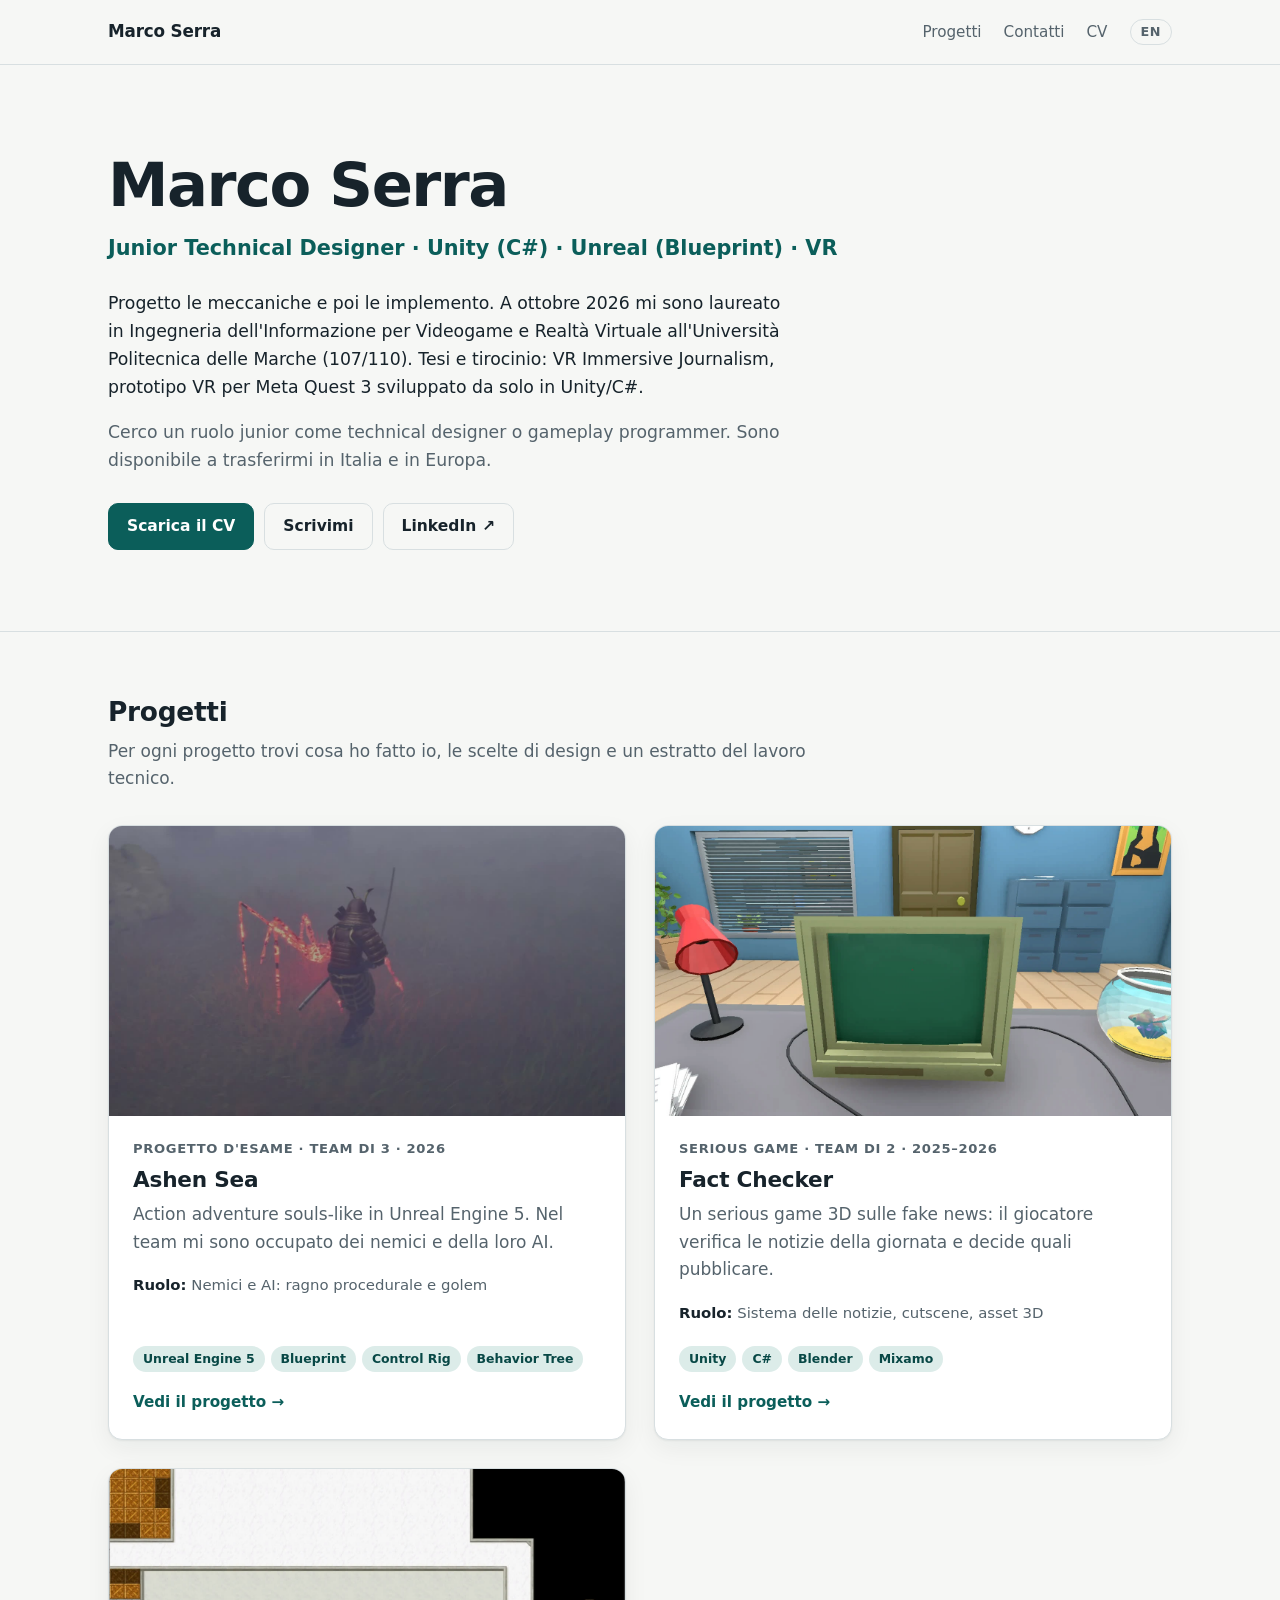
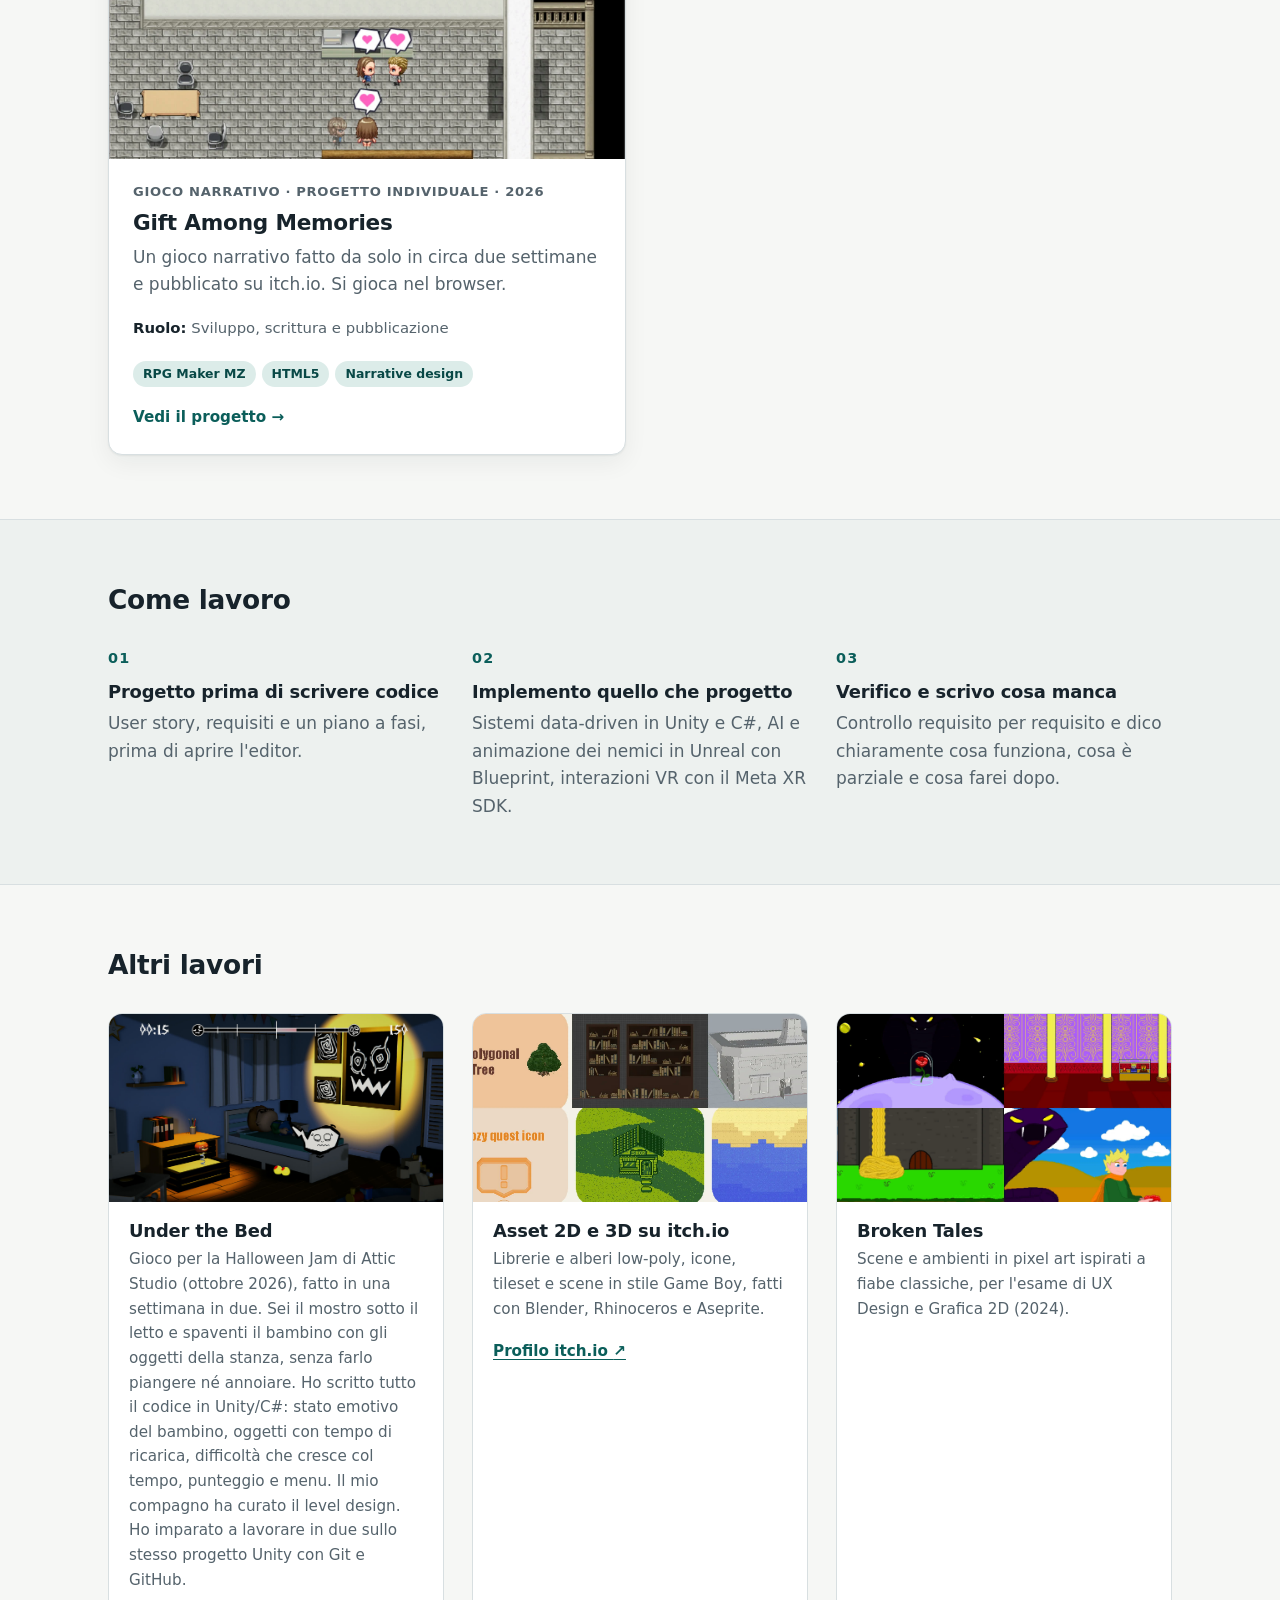
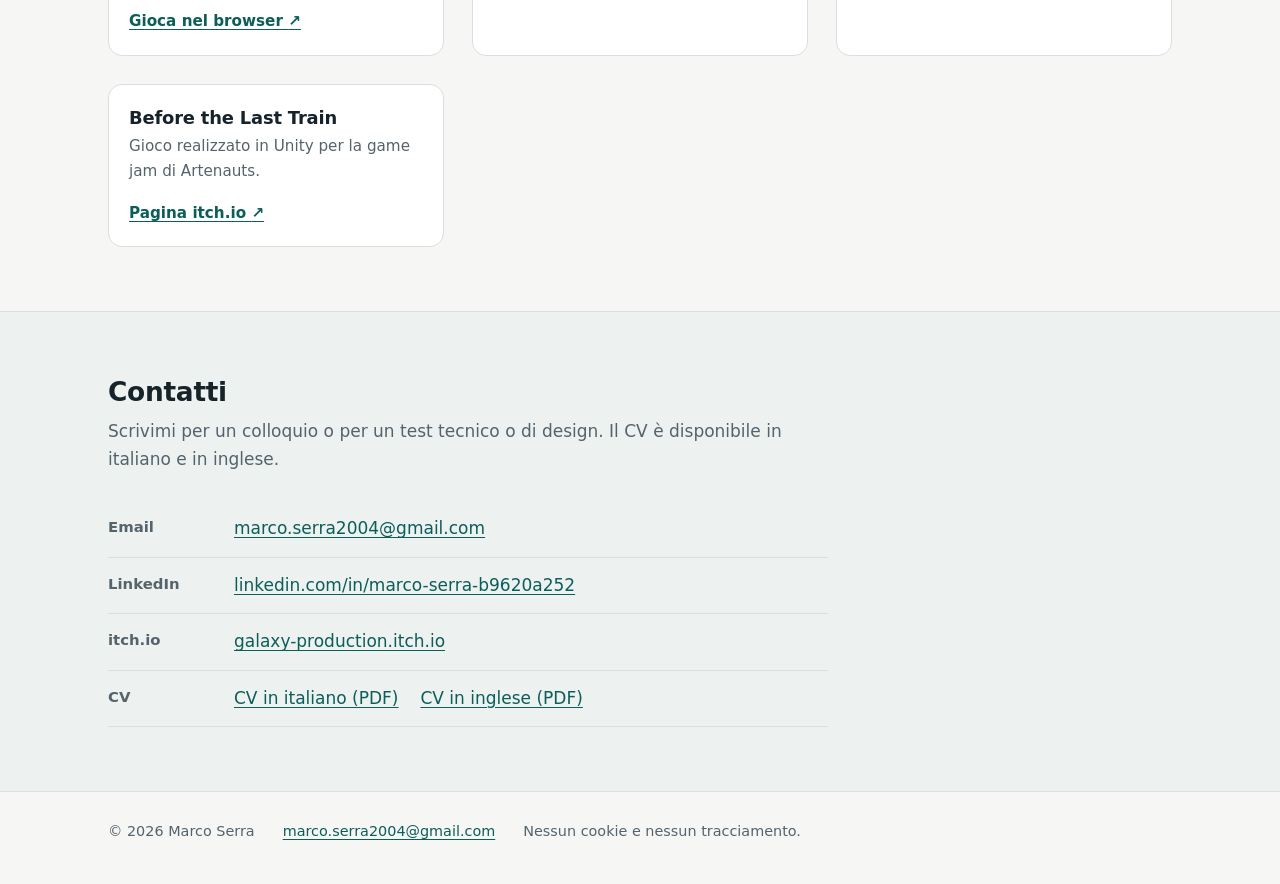
<file: index.html>
<!doctype html>
<html lang="it">
<head>
<meta charset="utf-8">
<meta name="viewport" content="width=device-width, initial-scale=1">
<title>Marco Serra · Junior Technical Designer</title>
<meta name="description" content="Portfolio di Marco Serra, Junior Technical Designer e Gameplay Programmer (Unity C#, Unreal Blueprint, VR).">
<meta property="og:title" content="Marco Serra · Junior Technical Designer">
<meta property="og:description" content="Portfolio di Marco Serra, Junior Technical Designer e Gameplay Programmer (Unity C#, Unreal Blueprint, VR).">
<meta property="og:type" content="website">
<meta property="og:image" content="https://serramarco1.github.io/portfolio/media/ashen-cover.jpg">
<meta name="color-scheme" content="light dark">
<link rel="alternate" hreflang="en" href="en/index.html">
<link rel="icon" href="data:image/svg+xml,%3Csvg%20xmlns%3D%22http%3A%2F%2Fwww.w3.org%2F2000%2Fsvg%22%20viewBox%3D%220%200%2064%2064%22%3E%3Crect%20width%3D%2264%22%20height%3D%2264%22%20rx%3D%2214%22%20fill%3D%22%230B5E5A%22%2F%3E%3Ctext%20x%3D%2232%22%20y%3D%2242%22%20font-family%3D%22Segoe%20UI%2CArial%2Csans-serif%22%20font-size%3D%2228%22%20font-weight%3D%22700%22%20fill%3D%22%23fff%22%20text-anchor%3D%22middle%22%3EMS%3C%2Ftext%3E%3C%2Fsvg%3E">
<link rel="stylesheet" href="stile.css">
</head>
<body>
<a class="skip" href="#contenuto">Vai al contenuto</a>
<header class="top">
  <div class="wrap top-in">
    <a class="brand" href="index.html">Marco Serra</a>
    <nav aria-label="Principale">
      <a href="index.html#progetti">Progetti</a>
      <a href="index.html#contatti">Contatti</a>
      <a href="cv/CV_Serra_Marco_IT.pdf">CV</a>
      <a class="lang" href="en/index.html" hreflang="en" lang="en" aria-label="English">EN</a>
    </nav>
  </div>
</header>
<main id="contenuto">
<section class="hero">
  <div class="wrap">
    <h1>Marco Serra</h1>
    <p class="role">Junior Technical Designer · Unity (C#) · Unreal (Blueprint) · VR</p>
    <p class="intro">Progetto le meccaniche e poi le implemento. A ottobre 2026 mi sono laureato in Ingegneria dell'Informazione per Videogame e Realtà Virtuale all'Università Politecnica delle Marche (107/110). Tesi e tirocinio: VR Immersive Journalism, prototipo VR per Meta Quest 3 sviluppato da solo in Unity/C#.</p>
    <p class="intro">Cerco un ruolo junior come technical designer o gameplay programmer. Sono disponibile a trasferirmi in Italia e in Europa.</p>
    <p class="cta">
      <a class="btn" href="cv/CV_Serra_Marco_IT.pdf">Scarica il CV</a>
      <a class="btn btn-ghost" href="mailto:marco.serra2004@gmail.com">Scrivimi</a>
      <a class="btn btn-ghost" href="https://www.linkedin.com/in/marco-serra-b9620a252">LinkedIn <span aria-hidden="true">↗</span></a>
    </p>
  </div>
</section>
<section class="block" id="progetti">
  <div class="wrap">
    <h2>Progetti</h2>
    <p class="sec-intro">Per ogni progetto trovi cosa ho fatto io, le scelte di design e un estratto del lavoro tecnico.</p>
    <ul class="cards"><li><a class="card" href="progetti/ashen-sea.html">
  <div class="card-media"><img src="media/ashen-cover.jpg" alt="Il protagonista con la katana affronta un ragno incandescente nella nebbia" width="1368" height="770" loading="lazy" decoding="async"></div>
  <div class="card-body">
    <p class="kicker">Progetto d'esame · team di 3 · 2026</p>
    <h3>Ashen Sea</h3>
    <p>Action adventure souls-like in Unreal Engine 5. Nel team mi sono occupato dei nemici e della loro AI.</p>
    <p class="card-role"><strong>Ruolo:</strong> Nemici e AI: ragno procedurale e golem</p>
    <ul class="tags"><li>Unreal Engine 5</li><li>Blueprint</li><li>Control Rig</li><li>Behavior Tree</li></ul>
    <span class="card-more">Vedi il progetto <span aria-hidden="true">→</span></span>
  </div>
</a></li>
<li><a class="card" href="progetti/fact-checker.html">
  <div class="card-media"><img src="media/fc-ufficio.jpg" alt="La scrivania dell'ufficio con il computer, la lampada e la boccia del pesce" width="1400" height="900" loading="lazy" decoding="async"></div>
  <div class="card-body">
    <p class="kicker">Serious game · team di 2 · 2025–2026</p>
    <h3>Fact Checker</h3>
    <p>Un serious game 3D sulle fake news: il giocatore verifica le notizie della giornata e decide quali pubblicare.</p>
    <p class="card-role"><strong>Ruolo:</strong> Sistema delle notizie, cutscene, asset 3D</p>
    <ul class="tags"><li>Unity</li><li>C#</li><li>Blender</li><li>Mixamo</li></ul>
    <span class="card-more">Vedi il progetto <span aria-hidden="true">→</span></span>
  </div>
</a></li>
<li><a class="card" href="progetti/gift-among-memories.html">
  <div class="card-media"><img src="media/gam-mappa-1.jpg" alt="Una stanza in pixel art con due personaggi e dei cuori sopra le teste" width="1400" height="900" loading="lazy" decoding="async"></div>
  <div class="card-body">
    <p class="kicker">Gioco narrativo · progetto individuale · 2026</p>
    <h3>Gift Among Memories</h3>
    <p>Un gioco narrativo fatto da solo in circa due settimane e pubblicato su itch.io. Si gioca nel browser.</p>
    <p class="card-role"><strong>Ruolo:</strong> Sviluppo, scrittura e pubblicazione</p>
    <ul class="tags"><li>RPG Maker MZ</li><li>HTML5</li><li>Narrative design</li></ul>
    <span class="card-more">Vedi il progetto <span aria-hidden="true">→</span></span>
  </div>
</a></li></ul>
  </div>
</section>
<section class="block block-alt">
  <div class="wrap">
    <h2>Come lavoro</h2>
    <ol class="method"><li><span class="num">01</span><h3>Progetto prima di scrivere codice</h3><p>User story, requisiti e un piano a fasi, prima di aprire l'editor.</p></li><li><span class="num">02</span><h3>Implemento quello che progetto</h3><p>Sistemi data-driven in Unity e C#, AI e animazione dei nemici in Unreal con Blueprint, interazioni VR con il Meta XR SDK.</p></li><li><span class="num">03</span><h3>Verifico e scrivo cosa manca</h3><p>Controllo requisito per requisito e dico chiaramente cosa funziona, cosa è parziale e cosa farei dopo.</p></li></ol>
  </div>
</section>
<section class="block">
  <div class="wrap">
    <h2>Altri lavori</h2>
    <ul class="other"><li class="other-item"><img src="media/altri-under-the-bed.jpg" alt="Under the Bed: la cameretta di notte, il bambino a letto e la barra della paura in alto" width="1600" height="898" loading="lazy" decoding="async"><div><h3>Under the Bed</h3><p>Gioco per la Halloween Jam di Attic Studio (ottobre 2026), fatto in una settimana in due. Sei il mostro sotto il letto e spaventi il bambino con gli oggetti della stanza, senza farlo piangere né annoiare. Ho scritto tutto il codice in Unity/C#: stato emotivo del bambino, oggetti con tempo di ricarica, difficoltà che cresce col tempo, punteggio e menu. Il mio compagno ha curato il level design. Ho imparato a lavorare in due sullo stesso progetto Unity con Git e GitHub.</p><a href="https://artayx.itch.io/under-the-bed">Gioca nel browser <span aria-hidden="true">↗</span></a></div></li><li class="other-item"><img src="media/altri-asset.jpg" alt="Copertine di alcuni asset pubblicati su itch.io: albero low-poly, icona, tileset" width="1560" height="720" loading="lazy" decoding="async"><div><h3>Asset 2D e 3D su itch.io</h3><p>Librerie e alberi low-poly, icone, tileset e scene in stile Game Boy, fatti con Blender, Rhinoceros e Aseprite.</p><a href="https://galaxy-production.itch.io">Profilo itch.io <span aria-hidden="true">↗</span></a></div></li><li class="other-item"><img src="media/altri-broken-tales.jpg" alt="Scene in pixel art ispirate ad Aladino, Raperonzolo e Jack e il fagiolo magico" width="1600" height="1000" loading="lazy" decoding="async"><div><h3>Broken Tales</h3><p>Scene e ambienti in pixel art ispirati a fiabe classiche, per l'esame di UX Design e Grafica 2D (2024).</p></div></li><li class="other-item no-img"><div><h3>Before the Last Train</h3><p>Gioco realizzato in Unity per la game jam di Artenauts.</p><a href="https://galaxy-production.itch.io/gioco-per-gamejam-artenaut">Pagina itch.io <span aria-hidden="true">↗</span></a></div></li></ul>
  </div>
</section>
<section class="block block-alt" id="contatti">
  <div class="wrap contact">
    <h2>Contatti</h2>
    <p class="sec-intro">Scrivimi per un colloquio o per un test tecnico o di design. Il CV è disponibile in italiano e in inglese.</p>
    <ul class="contact-list">
      <li><span>Email</span><a href="mailto:marco.serra2004@gmail.com">marco.serra2004@gmail.com</a></li>
      <li><span>LinkedIn</span><a href="https://www.linkedin.com/in/marco-serra-b9620a252">linkedin.com/in/marco-serra-b9620a252</a></li>
      <li><span>itch.io</span><a href="https://galaxy-production.itch.io">galaxy-production.itch.io</a></li>
      <li><span>CV</span><span class="cv-links"><a href="cv/CV_Serra_Marco_IT.pdf">CV in italiano (PDF)</a><a href="cv/CV_Serra_Marco_EN.pdf">CV in inglese (PDF)</a></span></li>
    </ul>
  </div>
</section>
</main>
<footer class="foot">
  <div class="wrap foot-in">
    <span>© 2026 Marco Serra</span>
    <a href="mailto:marco.serra2004@gmail.com">marco.serra2004@gmail.com</a>
    <span>Nessun cookie e nessun tracciamento.</span>
  </div>
</footer>
<script src="script.js" defer></script>
</body>
</html>
</file>
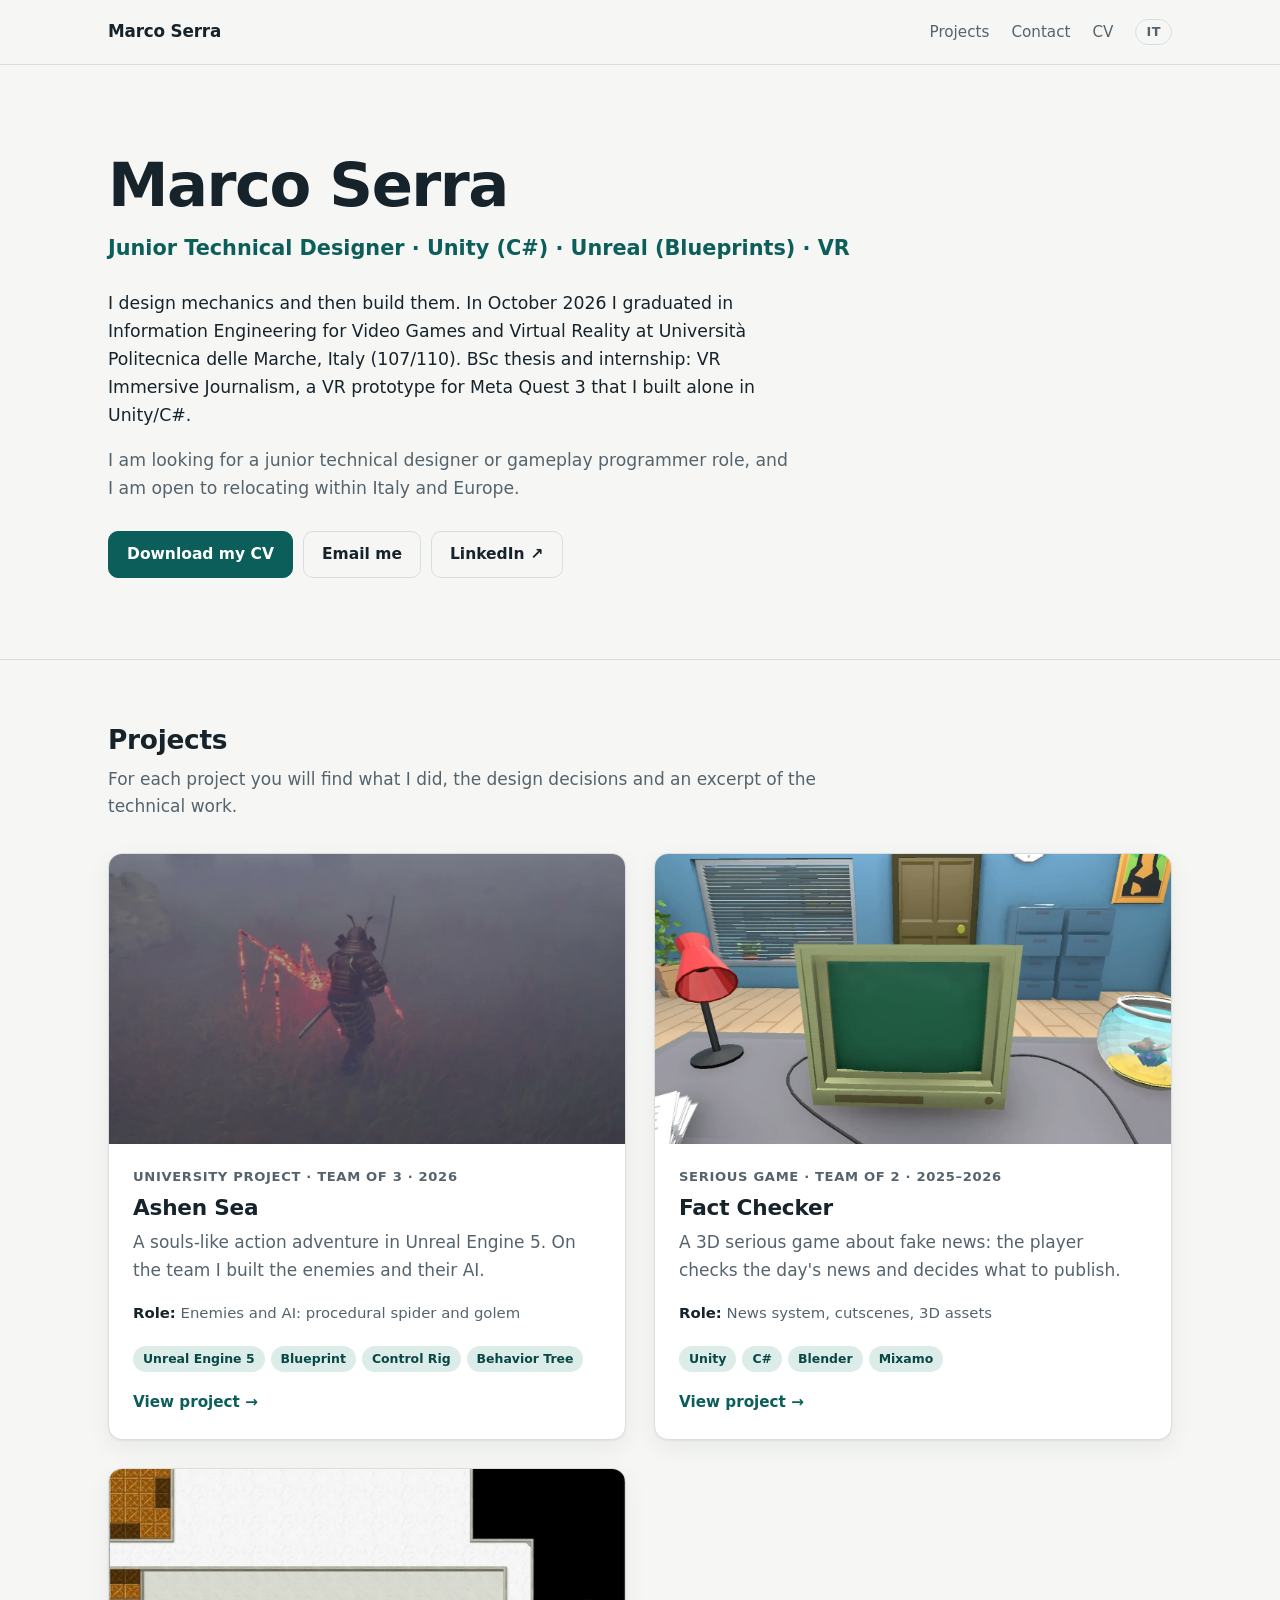
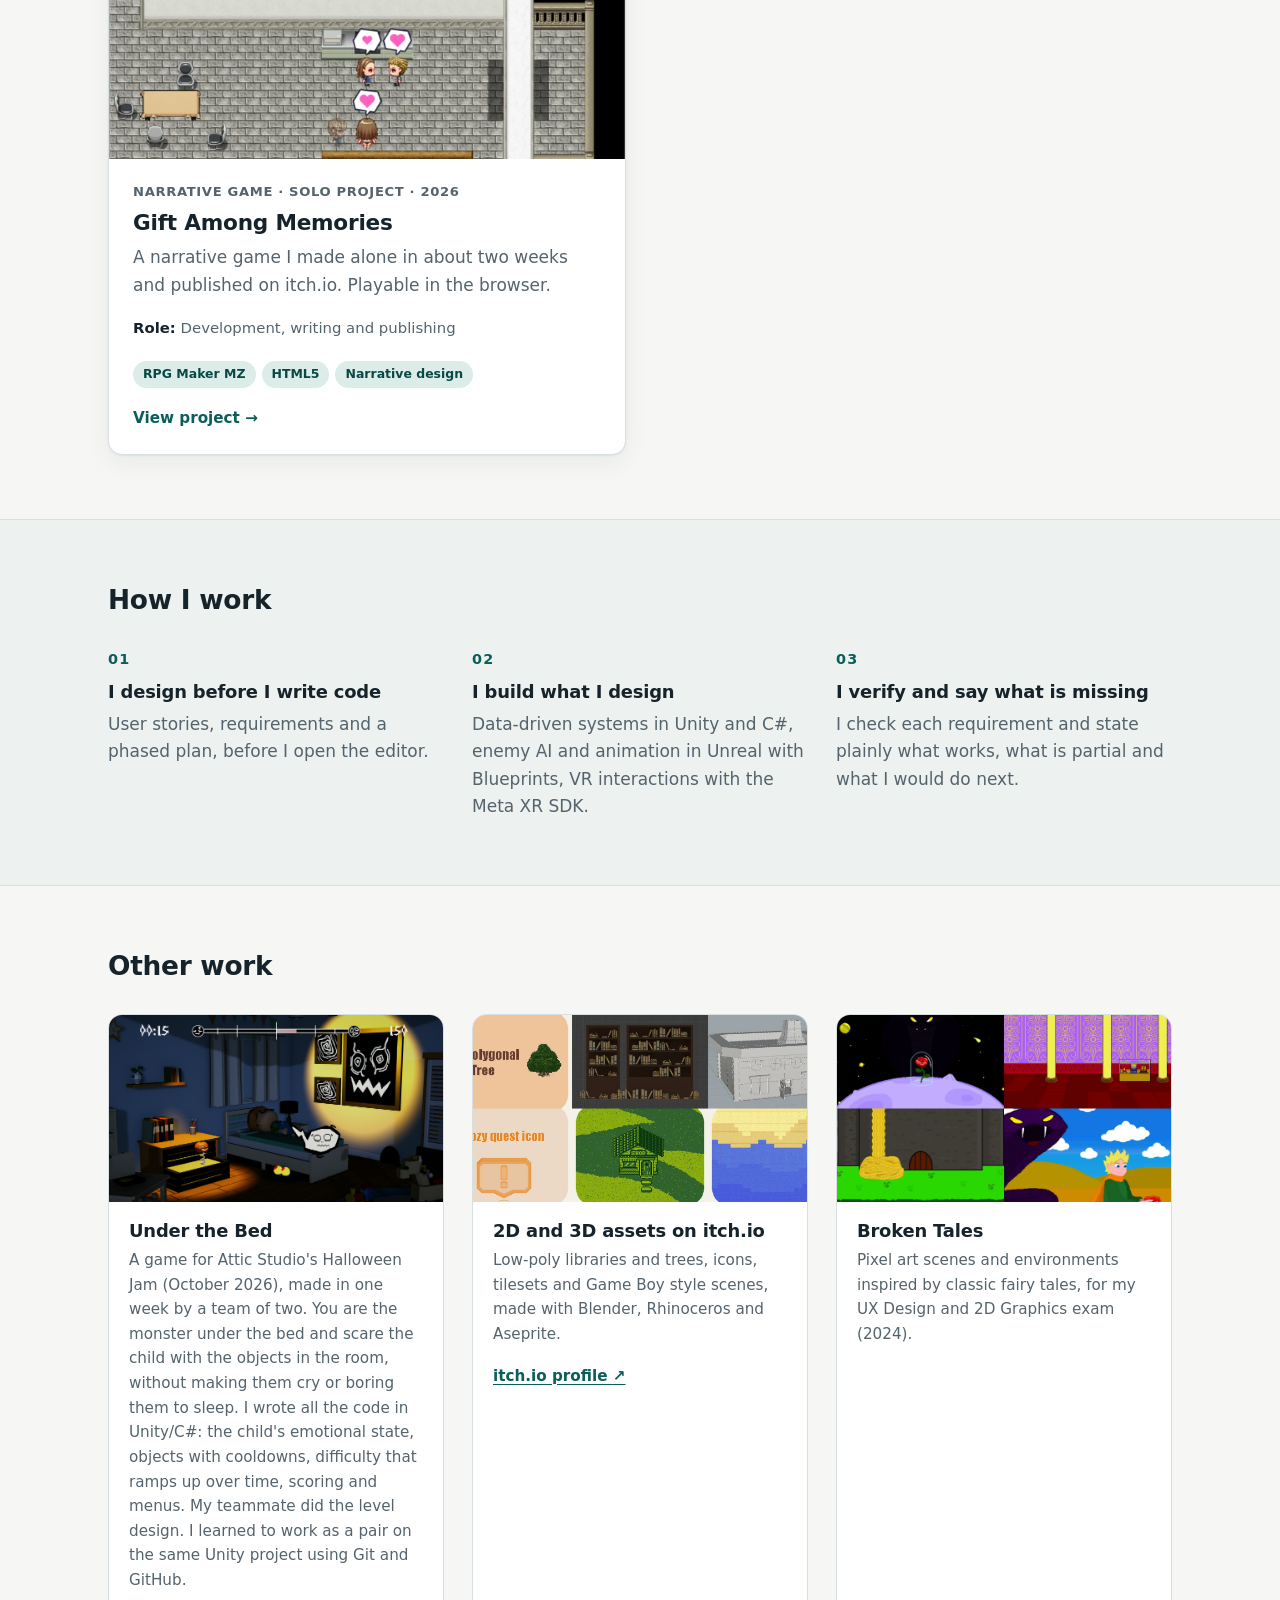
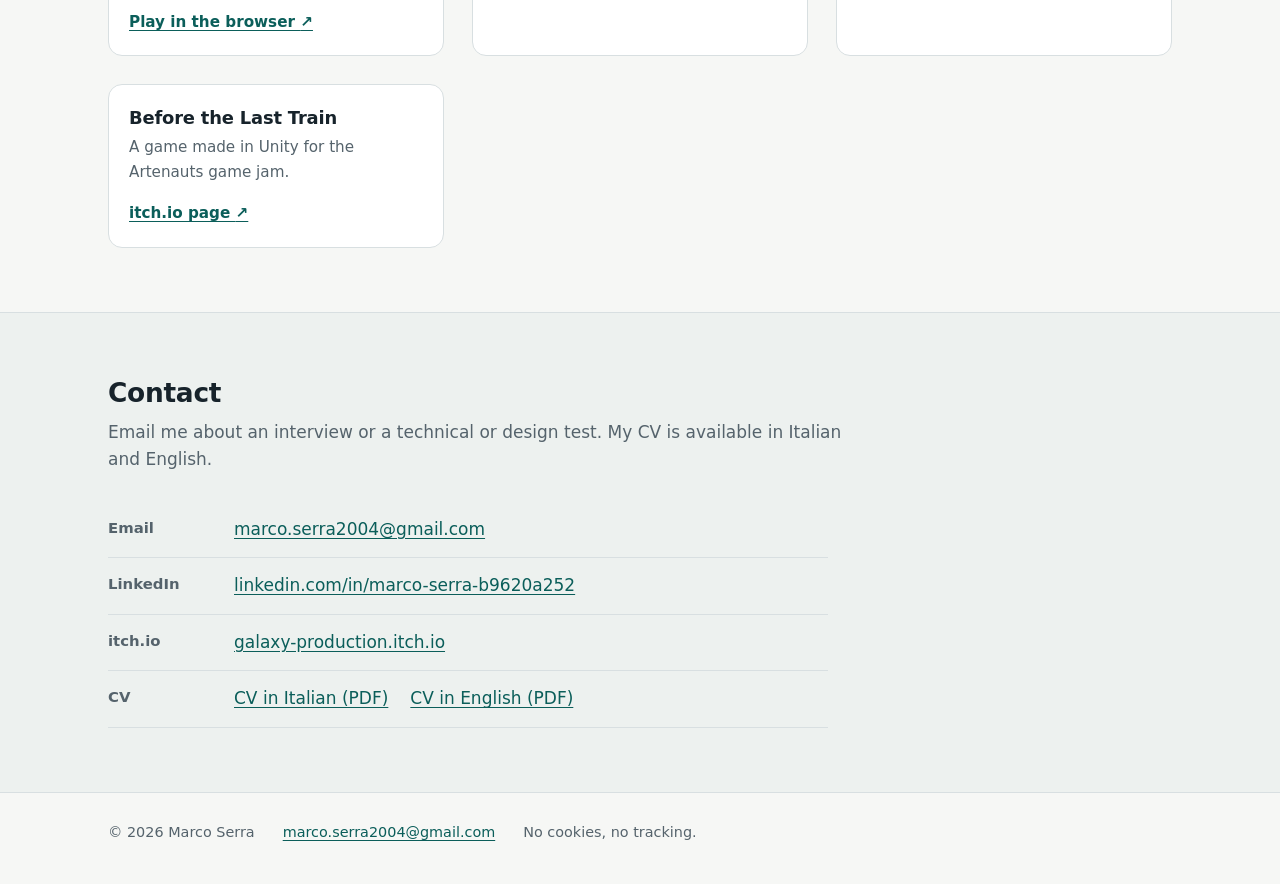
<file: en/index.html>
<!doctype html>
<html lang="en">
<head>
<meta charset="utf-8">
<meta name="viewport" content="width=device-width, initial-scale=1">
<title>Marco Serra · Junior Technical Designer</title>
<meta name="description" content="Portfolio of Marco Serra, Junior Technical Designer and Gameplay Programmer (Unity C#, Unreal Blueprints, VR).">
<meta property="og:title" content="Marco Serra · Junior Technical Designer">
<meta property="og:description" content="Portfolio of Marco Serra, Junior Technical Designer and Gameplay Programmer (Unity C#, Unreal Blueprints, VR).">
<meta property="og:type" content="website">
<meta property="og:image" content="https://serramarco1.github.io/portfolio/media/ashen-cover.jpg">
<meta name="color-scheme" content="light dark">
<link rel="alternate" hreflang="it" href="../index.html">
<link rel="icon" href="data:image/svg+xml,%3Csvg%20xmlns%3D%22http%3A%2F%2Fwww.w3.org%2F2000%2Fsvg%22%20viewBox%3D%220%200%2064%2064%22%3E%3Crect%20width%3D%2264%22%20height%3D%2264%22%20rx%3D%2214%22%20fill%3D%22%230B5E5A%22%2F%3E%3Ctext%20x%3D%2232%22%20y%3D%2242%22%20font-family%3D%22Segoe%20UI%2CArial%2Csans-serif%22%20font-size%3D%2228%22%20font-weight%3D%22700%22%20fill%3D%22%23fff%22%20text-anchor%3D%22middle%22%3EMS%3C%2Ftext%3E%3C%2Fsvg%3E">
<link rel="stylesheet" href="../stile.css">
</head>
<body>
<a class="skip" href="#contenuto">Skip to content</a>
<header class="top">
  <div class="wrap top-in">
    <a class="brand" href="../en/index.html">Marco Serra</a>
    <nav aria-label="Main">
      <a href="../en/index.html#progetti">Projects</a>
      <a href="../en/index.html#contatti">Contact</a>
      <a href="../cv/CV_Serra_Marco_EN.pdf">CV</a>
      <a class="lang" href="../index.html" hreflang="it" lang="it" aria-label="Italiano">IT</a>
    </nav>
  </div>
</header>
<main id="contenuto">
<section class="hero">
  <div class="wrap">
    <h1>Marco Serra</h1>
    <p class="role">Junior Technical Designer · Unity (C#) · Unreal (Blueprints) · VR</p>
    <p class="intro">I design mechanics and then build them. In October 2026 I graduated in Information Engineering for Video Games and Virtual Reality at Università Politecnica delle Marche, Italy (107/110). BSc thesis and internship: VR Immersive Journalism, a VR prototype for Meta Quest 3 that I built alone in Unity/C#.</p>
    <p class="intro">I am looking for a junior technical designer or gameplay programmer role, and I am open to relocating within Italy and Europe.</p>
    <p class="cta">
      <a class="btn" href="../cv/CV_Serra_Marco_EN.pdf">Download my CV</a>
      <a class="btn btn-ghost" href="mailto:marco.serra2004@gmail.com">Email me</a>
      <a class="btn btn-ghost" href="https://www.linkedin.com/in/marco-serra-b9620a252">LinkedIn <span aria-hidden="true">↗</span></a>
    </p>
  </div>
</section>
<section class="block" id="progetti">
  <div class="wrap">
    <h2>Projects</h2>
    <p class="sec-intro">For each project you will find what I did, the design decisions and an excerpt of the technical work.</p>
    <ul class="cards"><li><a class="card" href="../en/projects/ashen-sea.html">
  <div class="card-media"><img src="../media/ashen-cover.jpg" alt="The hero with a katana faces a glowing spider in the fog" width="1368" height="770" loading="lazy" decoding="async"></div>
  <div class="card-body">
    <p class="kicker">University project · team of 3 · 2026</p>
    <h3>Ashen Sea</h3>
    <p>A souls-like action adventure in Unreal Engine 5. On the team I built the enemies and their AI.</p>
    <p class="card-role"><strong>Role:</strong> Enemies and AI: procedural spider and golem</p>
    <ul class="tags"><li>Unreal Engine 5</li><li>Blueprint</li><li>Control Rig</li><li>Behavior Tree</li></ul>
    <span class="card-more">View project <span aria-hidden="true">→</span></span>
  </div>
</a></li>
<li><a class="card" href="../en/projects/fact-checker.html">
  <div class="card-media"><img src="../media/fc-ufficio.jpg" alt="The office desk with the computer, the lamp and the fishbowl" width="1400" height="900" loading="lazy" decoding="async"></div>
  <div class="card-body">
    <p class="kicker">Serious game · team of 2 · 2025–2026</p>
    <h3>Fact Checker</h3>
    <p>A 3D serious game about fake news: the player checks the day's news and decides what to publish.</p>
    <p class="card-role"><strong>Role:</strong> News system, cutscenes, 3D assets</p>
    <ul class="tags"><li>Unity</li><li>C#</li><li>Blender</li><li>Mixamo</li></ul>
    <span class="card-more">View project <span aria-hidden="true">→</span></span>
  </div>
</a></li>
<li><a class="card" href="../en/projects/gift-among-memories.html">
  <div class="card-media"><img src="../media/gam-mappa-1.jpg" alt="A pixel art room with two characters and hearts above their heads" width="1400" height="900" loading="lazy" decoding="async"></div>
  <div class="card-body">
    <p class="kicker">Narrative game · solo project · 2026</p>
    <h3>Gift Among Memories</h3>
    <p>A narrative game I made alone in about two weeks and published on itch.io. Playable in the browser.</p>
    <p class="card-role"><strong>Role:</strong> Development, writing and publishing</p>
    <ul class="tags"><li>RPG Maker MZ</li><li>HTML5</li><li>Narrative design</li></ul>
    <span class="card-more">View project <span aria-hidden="true">→</span></span>
  </div>
</a></li></ul>
  </div>
</section>
<section class="block block-alt">
  <div class="wrap">
    <h2>How I work</h2>
    <ol class="method"><li><span class="num">01</span><h3>I design before I write code</h3><p>User stories, requirements and a phased plan, before I open the editor.</p></li><li><span class="num">02</span><h3>I build what I design</h3><p>Data-driven systems in Unity and C#, enemy AI and animation in Unreal with Blueprints, VR interactions with the Meta XR SDK.</p></li><li><span class="num">03</span><h3>I verify and say what is missing</h3><p>I check each requirement and state plainly what works, what is partial and what I would do next.</p></li></ol>
  </div>
</section>
<section class="block">
  <div class="wrap">
    <h2>Other work</h2>
    <ul class="other"><li class="other-item"><img src="../media/altri-under-the-bed.jpg" alt="Under the Bed: the bedroom at night, the child in bed and the fear meter at the top" width="1600" height="898" loading="lazy" decoding="async"><div><h3>Under the Bed</h3><p>A game for Attic Studio's Halloween Jam (October 2026), made in one week by a team of two. You are the monster under the bed and scare the child with the objects in the room, without making them cry or boring them to sleep. I wrote all the code in Unity/C#: the child's emotional state, objects with cooldowns, difficulty that ramps up over time, scoring and menus. My teammate did the level design. I learned to work as a pair on the same Unity project using Git and GitHub.</p><a href="https://artayx.itch.io/under-the-bed">Play in the browser <span aria-hidden="true">↗</span></a></div></li><li class="other-item"><img src="../media/altri-asset.jpg" alt="Covers of some assets published on itch.io: low-poly tree, icon, tileset" width="1560" height="720" loading="lazy" decoding="async"><div><h3>2D and 3D assets on itch.io</h3><p>Low-poly libraries and trees, icons, tilesets and Game Boy style scenes, made with Blender, Rhinoceros and Aseprite.</p><a href="https://galaxy-production.itch.io">itch.io profile <span aria-hidden="true">↗</span></a></div></li><li class="other-item"><img src="../media/altri-broken-tales.jpg" alt="Pixel art scenes inspired by Aladdin, Rapunzel and Jack and the Beanstalk" width="1600" height="1000" loading="lazy" decoding="async"><div><h3>Broken Tales</h3><p>Pixel art scenes and environments inspired by classic fairy tales, for my UX Design and 2D Graphics exam (2024).</p></div></li><li class="other-item no-img"><div><h3>Before the Last Train</h3><p>A game made in Unity for the Artenauts game jam.</p><a href="https://galaxy-production.itch.io/gioco-per-gamejam-artenaut">itch.io page <span aria-hidden="true">↗</span></a></div></li></ul>
  </div>
</section>
<section class="block block-alt" id="contatti">
  <div class="wrap contact">
    <h2>Contact</h2>
    <p class="sec-intro">Email me about an interview or a technical or design test. My CV is available in Italian and English.</p>
    <ul class="contact-list">
      <li><span>Email</span><a href="mailto:marco.serra2004@gmail.com">marco.serra2004@gmail.com</a></li>
      <li><span>LinkedIn</span><a href="https://www.linkedin.com/in/marco-serra-b9620a252">linkedin.com/in/marco-serra-b9620a252</a></li>
      <li><span>itch.io</span><a href="https://galaxy-production.itch.io">galaxy-production.itch.io</a></li>
      <li><span>CV</span><span class="cv-links"><a href="../cv/CV_Serra_Marco_IT.pdf">CV in Italian (PDF)</a><a href="../cv/CV_Serra_Marco_EN.pdf">CV in English (PDF)</a></span></li>
    </ul>
  </div>
</section>
</main>
<footer class="foot">
  <div class="wrap foot-in">
    <span>© 2026 Marco Serra</span>
    <a href="mailto:marco.serra2004@gmail.com">marco.serra2004@gmail.com</a>
    <span>No cookies, no tracking.</span>
  </div>
</footer>
<script src="../script.js" defer></script>
</body>
</html>
</file>
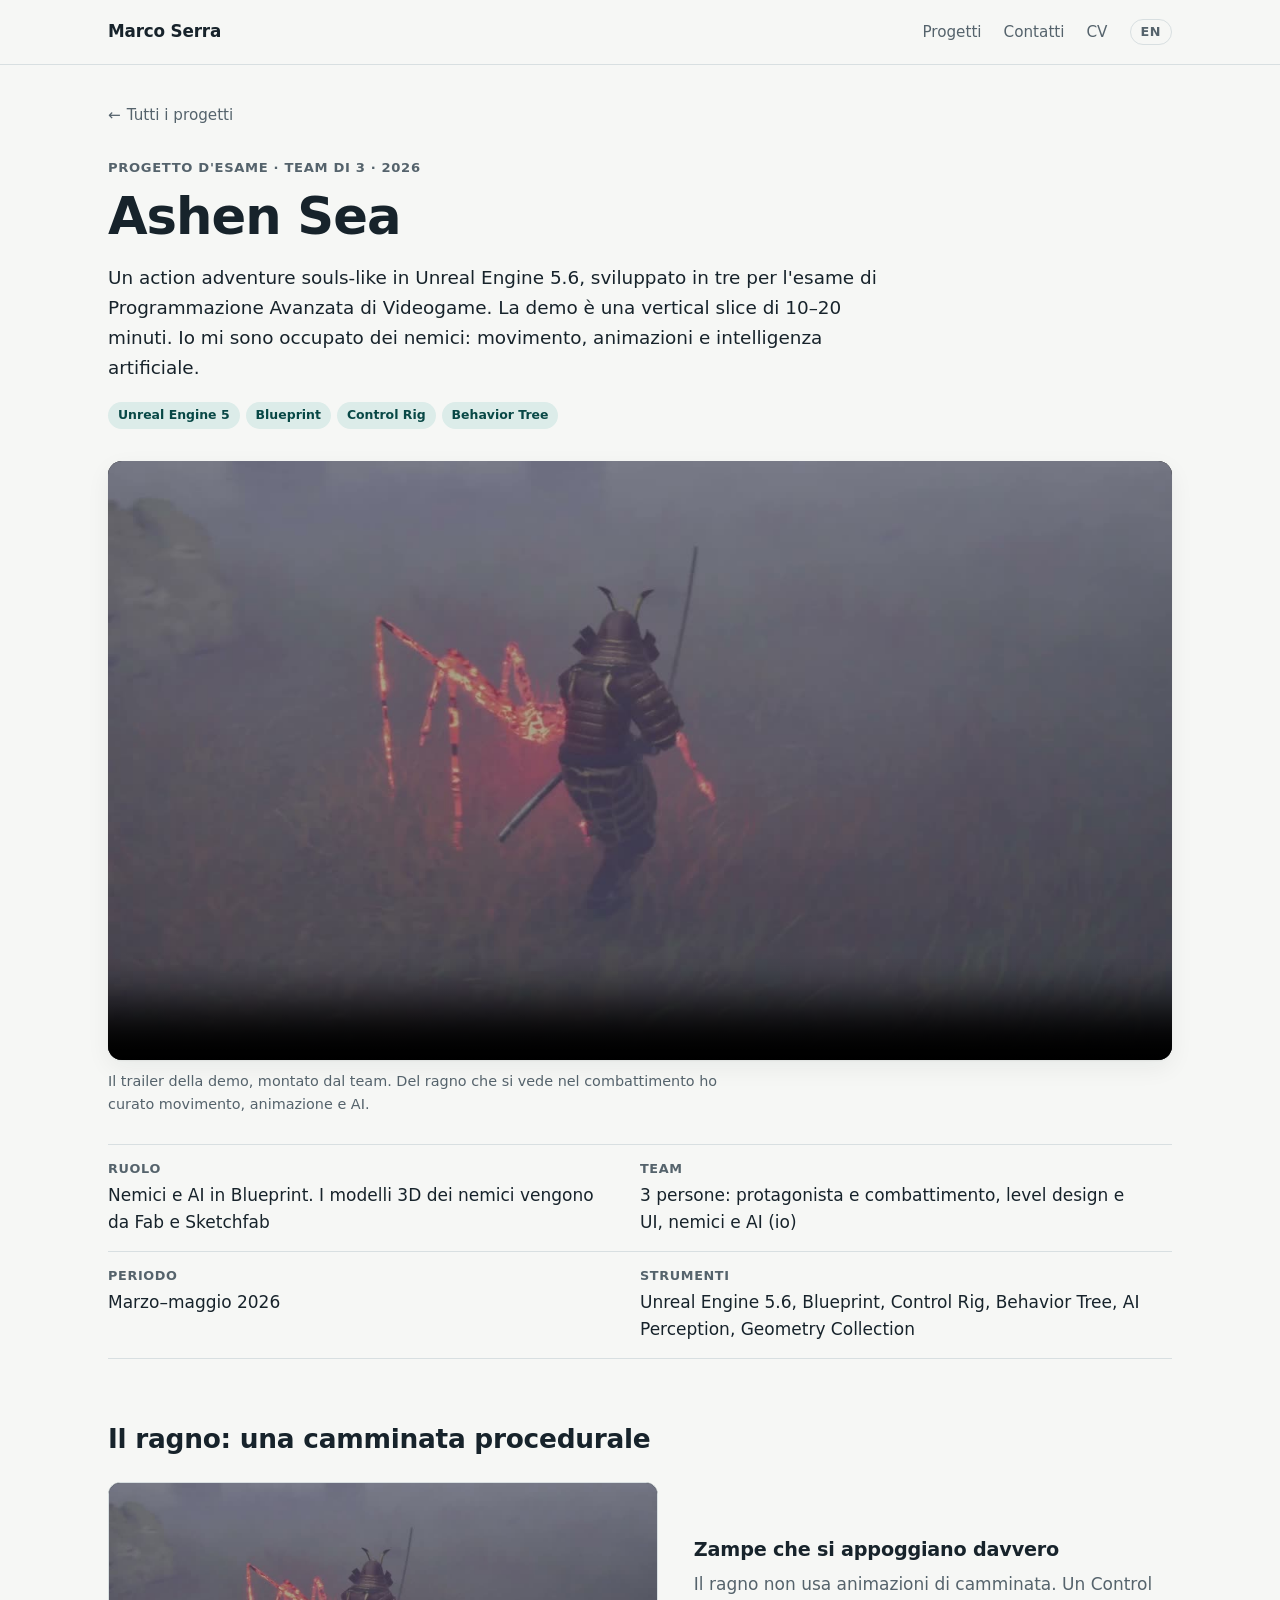
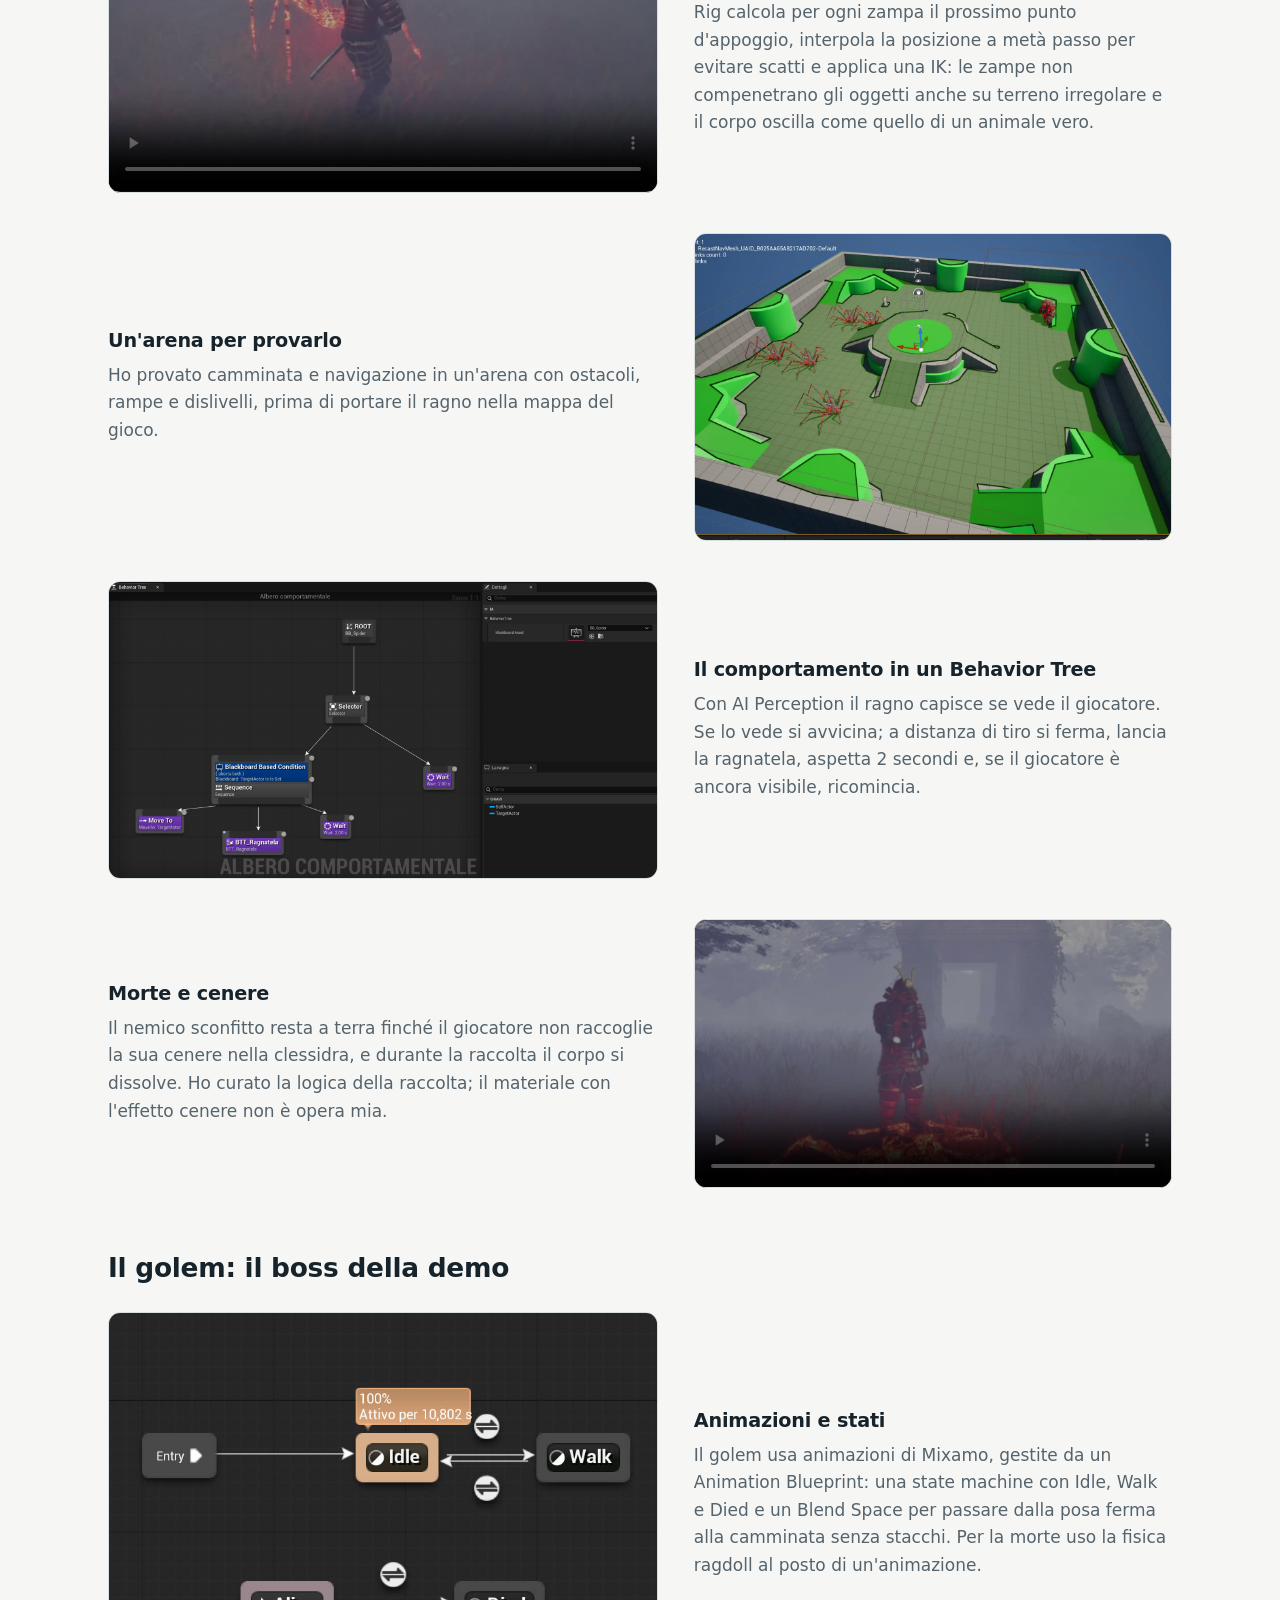
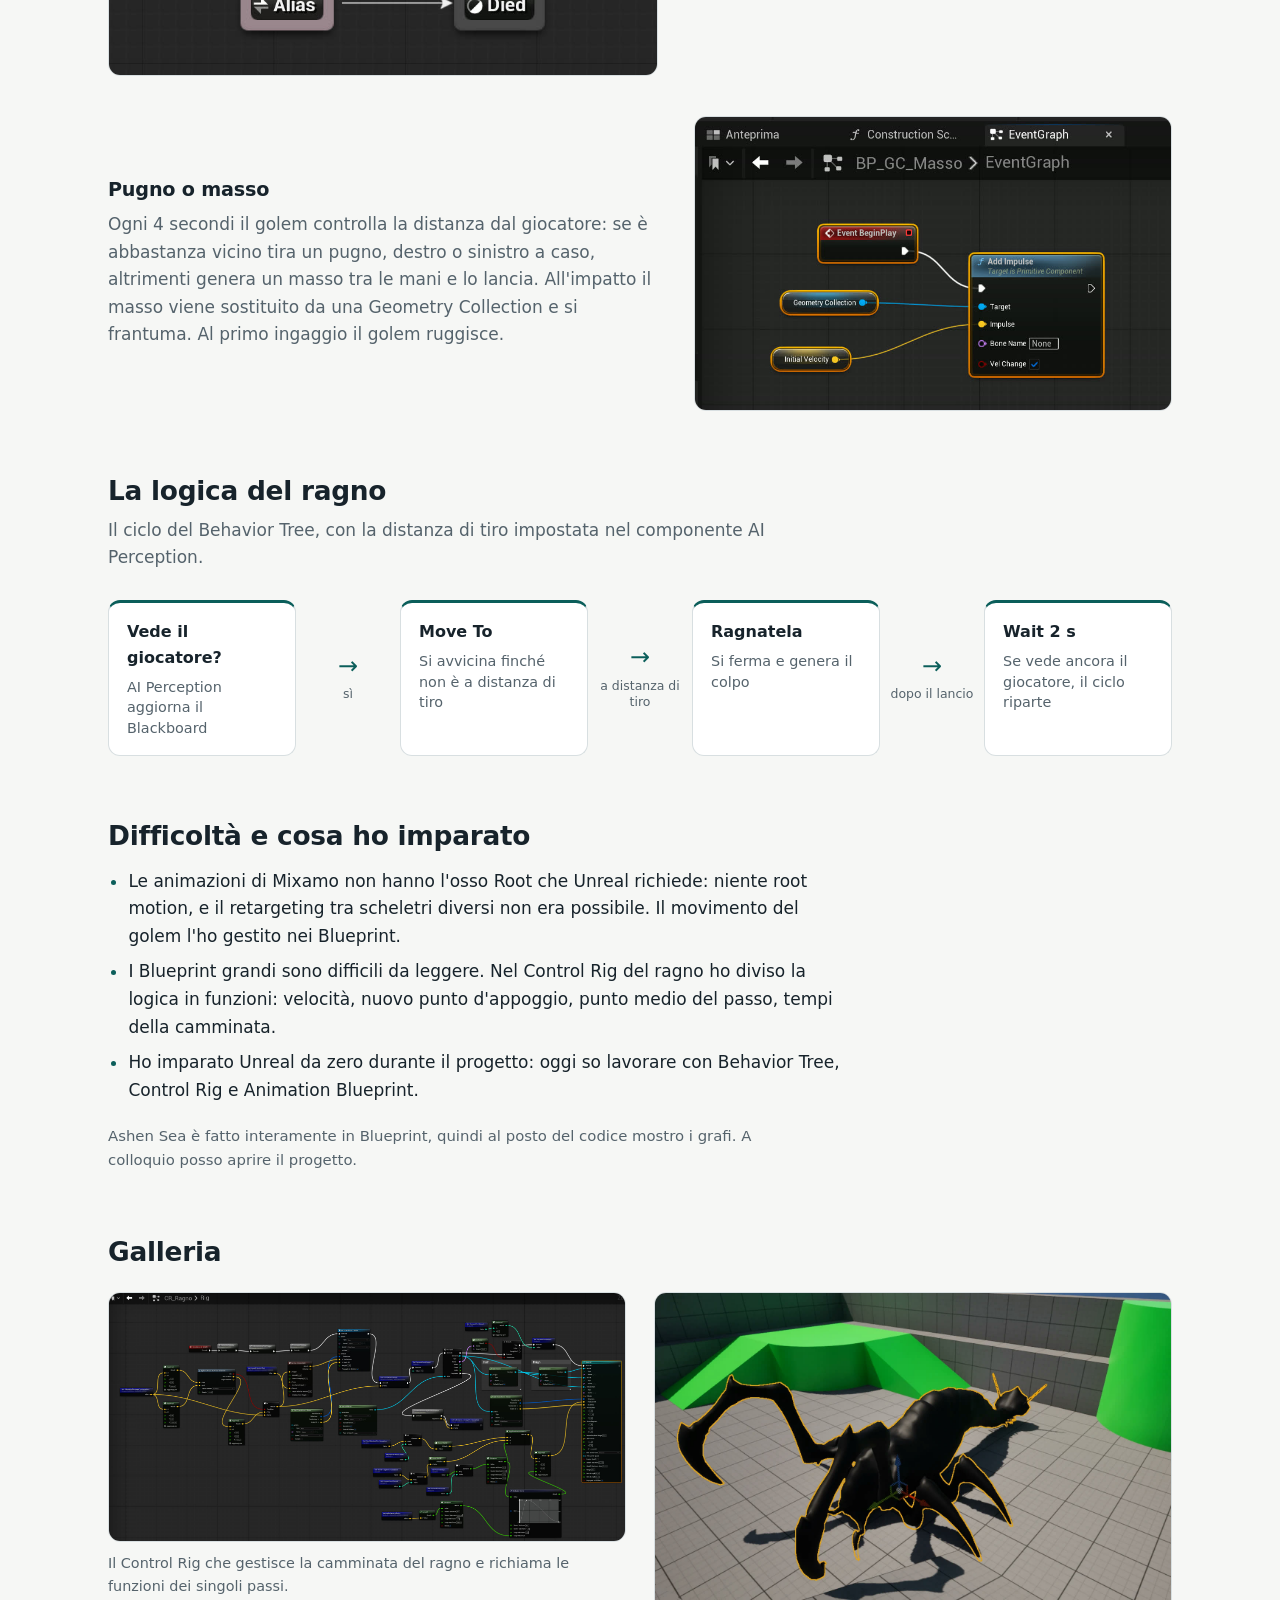
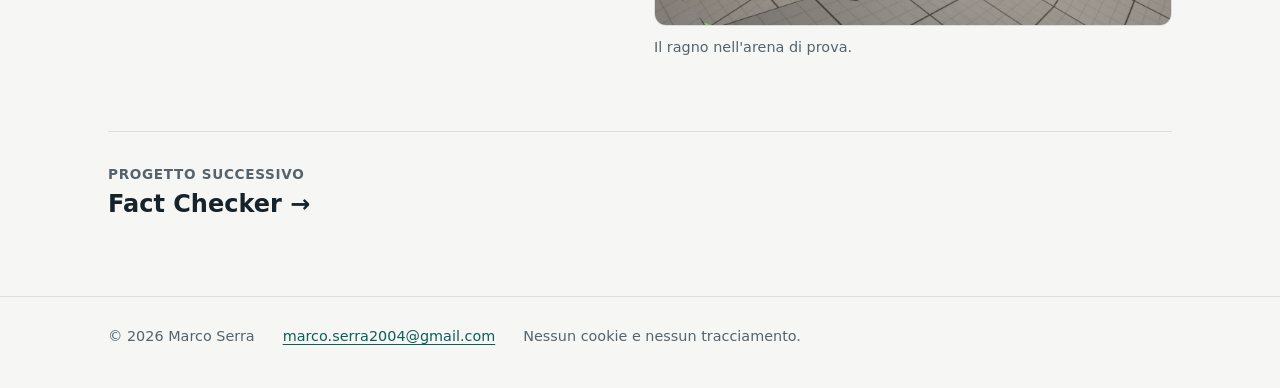
<file: progetti/ashen-sea.html>
<!doctype html>
<html lang="it">
<head>
<meta charset="utf-8">
<meta name="viewport" content="width=device-width, initial-scale=1">
<title>Ashen Sea · Marco Serra</title>
<meta name="description" content="Un action adventure souls-like in Unreal Engine 5.6, sviluppato in tre per l'esame di Programmazione Avanzata di Videogame. La demo è una vertical slice di 10–20 minuti. Io mi sono occupato dei nemici: movimento, animazioni e intelligenza artificiale.">
<meta property="og:title" content="Ashen Sea · Marco Serra">
<meta property="og:description" content="Un action adventure souls-like in Unreal Engine 5.6, sviluppato in tre per l'esame di Programmazione Avanzata di Videogame. La demo è una vertical slice di 10–20 minuti. Io mi sono occupato dei nemici: movimento, animazioni e intelligenza artificiale.">
<meta property="og:type" content="website">
<meta property="og:image" content="https://serramarco1.github.io/portfolio/media/ashen-cover.jpg">
<meta name="color-scheme" content="light dark">
<link rel="alternate" hreflang="en" href="../en/projects/ashen-sea.html">
<link rel="icon" href="data:image/svg+xml,%3Csvg%20xmlns%3D%22http%3A%2F%2Fwww.w3.org%2F2000%2Fsvg%22%20viewBox%3D%220%200%2064%2064%22%3E%3Crect%20width%3D%2264%22%20height%3D%2264%22%20rx%3D%2214%22%20fill%3D%22%230B5E5A%22%2F%3E%3Ctext%20x%3D%2232%22%20y%3D%2242%22%20font-family%3D%22Segoe%20UI%2CArial%2Csans-serif%22%20font-size%3D%2228%22%20font-weight%3D%22700%22%20fill%3D%22%23fff%22%20text-anchor%3D%22middle%22%3EMS%3C%2Ftext%3E%3C%2Fsvg%3E">
<link rel="stylesheet" href="../stile.css">
</head>
<body>
<a class="skip" href="#contenuto">Vai al contenuto</a>
<header class="top">
  <div class="wrap top-in">
    <a class="brand" href="../index.html">Marco Serra</a>
    <nav aria-label="Principale">
      <a href="../index.html#progetti">Progetti</a>
      <a href="../index.html#contatti">Contatti</a>
      <a href="../cv/CV_Serra_Marco_IT.pdf">CV</a>
      <a class="lang" href="../en/projects/ashen-sea.html" hreflang="en" lang="en" aria-label="English">EN</a>
    </nav>
  </div>
</header>
<main id="contenuto">
<article class="project">
<div class="wrap">
  <a class="back" href="../index.html#progetti"><span aria-hidden="true">←</span> Tutti i progetti</a>
  <header class="p-head">
    <p class="kicker">Progetto d'esame · team di 3 · 2026</p>
    <h1>Ashen Sea</h1>
    <p class="lead">Un action adventure souls-like in Unreal Engine 5.6, sviluppato in tre per l'esame di Programmazione Avanzata di Videogame. La demo è una vertical slice di 10–20 minuti. Io mi sono occupato dei nemici: movimento, animazioni e intelligenza artificiale.</p>
    <ul class="tags"><li>Unreal Engine 5</li><li>Blueprint</li><li>Control Rig</li><li>Behavior Tree</li></ul>
  </header>
  <figure class="hero-media"><video controls preload="metadata" playsinline width="1368" height="770" poster="../media/ashen-cover.jpg"><source src="../media/ashen-trailer.mp4" type="video/mp4">Il tuo browser non riproduce questo video.</video><figcaption>Il trailer della demo, montato dal team. Del ragno che si vede nel combattimento ho curato movimento, animazione e AI.</figcaption></figure>
  <dl class="facts"><div><dt>Ruolo</dt><dd>Nemici e AI in Blueprint. I modelli 3D dei nemici vengono da Fab e Sketchfab</dd></div><div><dt>Team</dt><dd>3 persone: protagonista e combattimento, level design e UI, nemici e AI (io)</dd></div><div><dt>Periodo</dt><dd>Marzo–maggio 2026</dd></div><div><dt>Strumenti</dt><dd>Unreal Engine 5.6, Blueprint, Control Rig, Behavior Tree, AI Perception, Geometry Collection</dd></div></dl>
  
  <section class="sec"><h2>Il ragno: una camminata procedurale</h2><div class="feats"><article class="feat">
  <div class="feat-media"><video class="loop" muted loop playsinline preload="none" width="960" height="540" poster="../media/ashen-ragno.jpg" aria-label="Il ragno incandescente avanza verso il protagonista nella nebbia"><source src="../media/ashen-ragno.mp4" type="video/mp4"></video></div>
  <div class="feat-text"><h3>Zampe che si appoggiano davvero</h3><p>Il ragno non usa animazioni di camminata. Un Control Rig calcola per ogni zampa il prossimo punto d'appoggio, interpola la posizione a metà passo per evitare scatti e applica una IK: le zampe non compenetrano gli oggetti anche su terreno irregolare e il corpo oscilla come quello di un animale vero.</p></div>
</article>
<article class="feat">
  <div class="feat-media"><img src="../media/ashen-arena.jpg" alt="Arena di prova con ostacoli verdi, rampe e diversi ragni" width="1400" height="900" loading="lazy" decoding="async"></div>
  <div class="feat-text"><h3>Un'arena per provarlo</h3><p>Ho provato camminata e navigazione in un'arena con ostacoli, rampe e dislivelli, prima di portare il ragno nella mappa del gioco.</p></div>
</article>
<article class="feat">
  <div class="feat-media"><img src="../media/ashen-behavior-tree.jpg" alt="Il Behavior Tree del ragno con Selector, Move To, il task della ragnatela e Wait" width="1800" height="972" loading="lazy" decoding="async"></div>
  <div class="feat-text"><h3>Il comportamento in un Behavior Tree</h3><p>Con AI Perception il ragno capisce se vede il giocatore. Se lo vede si avvicina; a distanza di tiro si ferma, lancia la ragnatela, aspetta 2 secondi e, se il giocatore è ancora visibile, ricomincia.</p></div>
</article>
<article class="feat">
  <div class="feat-media"><video class="loop" muted loop playsinline preload="none" width="960" height="540" poster="../media/ashen-cenere.jpg" aria-label="Il ragno sconfitto a terra si dissolve in cenere"><source src="../media/ashen-cenere.mp4" type="video/mp4"></video></div>
  <div class="feat-text"><h3>Morte e cenere</h3><p>Il nemico sconfitto resta a terra finché il giocatore non raccoglie la sua cenere nella clessidra, e durante la raccolta il corpo si dissolve. Ho curato la logica della raccolta; il materiale con l'effetto cenere non è opera mia.</p></div>
</article></div></section>
<section class="sec"><h2>Il golem: il boss della demo</h2><div class="feats"><article class="feat">
  <div class="feat-media"><img src="../media/ashen-golem-stati.jpg" alt="State machine dell'Animation Blueprint del golem con gli stati Idle, Walk e Died" width="800" height="528" loading="lazy" decoding="async"></div>
  <div class="feat-text"><h3>Animazioni e stati</h3><p>Il golem usa animazioni di Mixamo, gestite da un Animation Blueprint: una state machine con Idle, Walk e Died e un Blend Space per passare dalla posa ferma alla camminata senza stacchi. Per la morte uso la fisica ragdoll al posto di un'animazione.</p></div>
</article>
<article class="feat">
  <div class="feat-media"><img src="../media/ashen-masso.jpg" alt="Blueprint del masso: all'avvio applica un impulso alla Geometry Collection" width="818" height="504" loading="lazy" decoding="async"></div>
  <div class="feat-text"><h3>Pugno o masso</h3><p>Ogni 4 secondi il golem controlla la distanza dal giocatore: se è abbastanza vicino tira un pugno, destro o sinistro a caso, altrimenti genera un masso tra le mani e lo lancia. All'impatto il masso viene sostituito da una Geometry Collection e si frantuma. Al primo ingaggio il golem ruggisce.</p></div>
</article></div></section>
<section class="sec"><h2>La logica del ragno</h2><p class="sec-intro">Il ciclo del Behavior Tree, con la distanza di tiro impostata nel componente AI Perception.</p><div class="flow"><div class="flow-node"><strong>Vede il giocatore?</strong><span>AI Perception aggiorna il Blackboard</span></div><div class="flow-link"><span class="arrow" aria-hidden="true"></span><span class="flow-label">sì</span></div><div class="flow-node"><strong>Move To</strong><span>Si avvicina finché non è a distanza di tiro</span></div><div class="flow-link"><span class="arrow" aria-hidden="true"></span><span class="flow-label">a distanza di tiro</span></div><div class="flow-node"><strong>Ragnatela</strong><span>Si ferma e genera il colpo</span></div><div class="flow-link"><span class="arrow" aria-hidden="true"></span><span class="flow-label">dopo il lancio</span></div><div class="flow-node"><strong>Wait 2 s</strong><span>Se vede ancora il giocatore, il ciclo riparte</span></div></div></section>
<section class="sec sec-text"><h2>Difficoltà e cosa ho imparato</h2><ul class="bullets"><li>Le animazioni di Mixamo non hanno l'osso Root che Unreal richiede: niente root motion, e il retargeting tra scheletri diversi non era possibile. Il movimento del golem l'ho gestito nei Blueprint.</li><li>I Blueprint grandi sono difficili da leggere. Nel Control Rig del ragno ho diviso la logica in funzioni: velocità, nuovo punto d'appoggio, punto medio del passo, tempi della camminata.</li><li>Ho imparato Unreal da zero durante il progetto: oggi so lavorare con Behavior Tree, Control Rig e Animation Blueprint.</li></ul><p class="aside">Ashen Sea è fatto interamente in Blueprint, quindi al posto del codice mostro i grafi. A colloquio posso aprire il progetto.</p></section>
<section class="sec"><h2>Galleria</h2><div class="gallery"><figure><a href="../media/ashen-control-rig.jpg" title="Apri l'immagine a grandezza piena"><img src="../media/ashen-control-rig.jpg" alt="Il grafo completo del Control Rig del ragno" width="2048" height="984" loading="lazy" decoding="async"></a><figcaption>Il Control Rig che gestisce la camminata del ragno e richiama le funzioni dei singoli passi.</figcaption></figure>
<figure><a href="../media/ashen-ragno-modello.jpg" title="Apri l'immagine a grandezza piena"><img src="../media/ashen-ragno-modello.jpg" alt="Il modello del ragno nero nell'arena di prova" width="1400" height="900" loading="lazy" decoding="async"></a><figcaption>Il ragno nell'arena di prova.</figcaption></figure></div></section>
  <nav class="next" aria-label="Progetto successivo">
    <a href="../progetti/fact-checker.html"><span class="next-label">Progetto successivo</span><span class="next-title">Fact Checker <span aria-hidden="true">→</span></span></a>
  </nav>
</div>
</article>
</main>
<footer class="foot">
  <div class="wrap foot-in">
    <span>© 2026 Marco Serra</span>
    <a href="mailto:marco.serra2004@gmail.com">marco.serra2004@gmail.com</a>
    <span>Nessun cookie e nessun tracciamento.</span>
  </div>
</footer>
<script src="../script.js" defer></script>
</body>
</html>
</file>
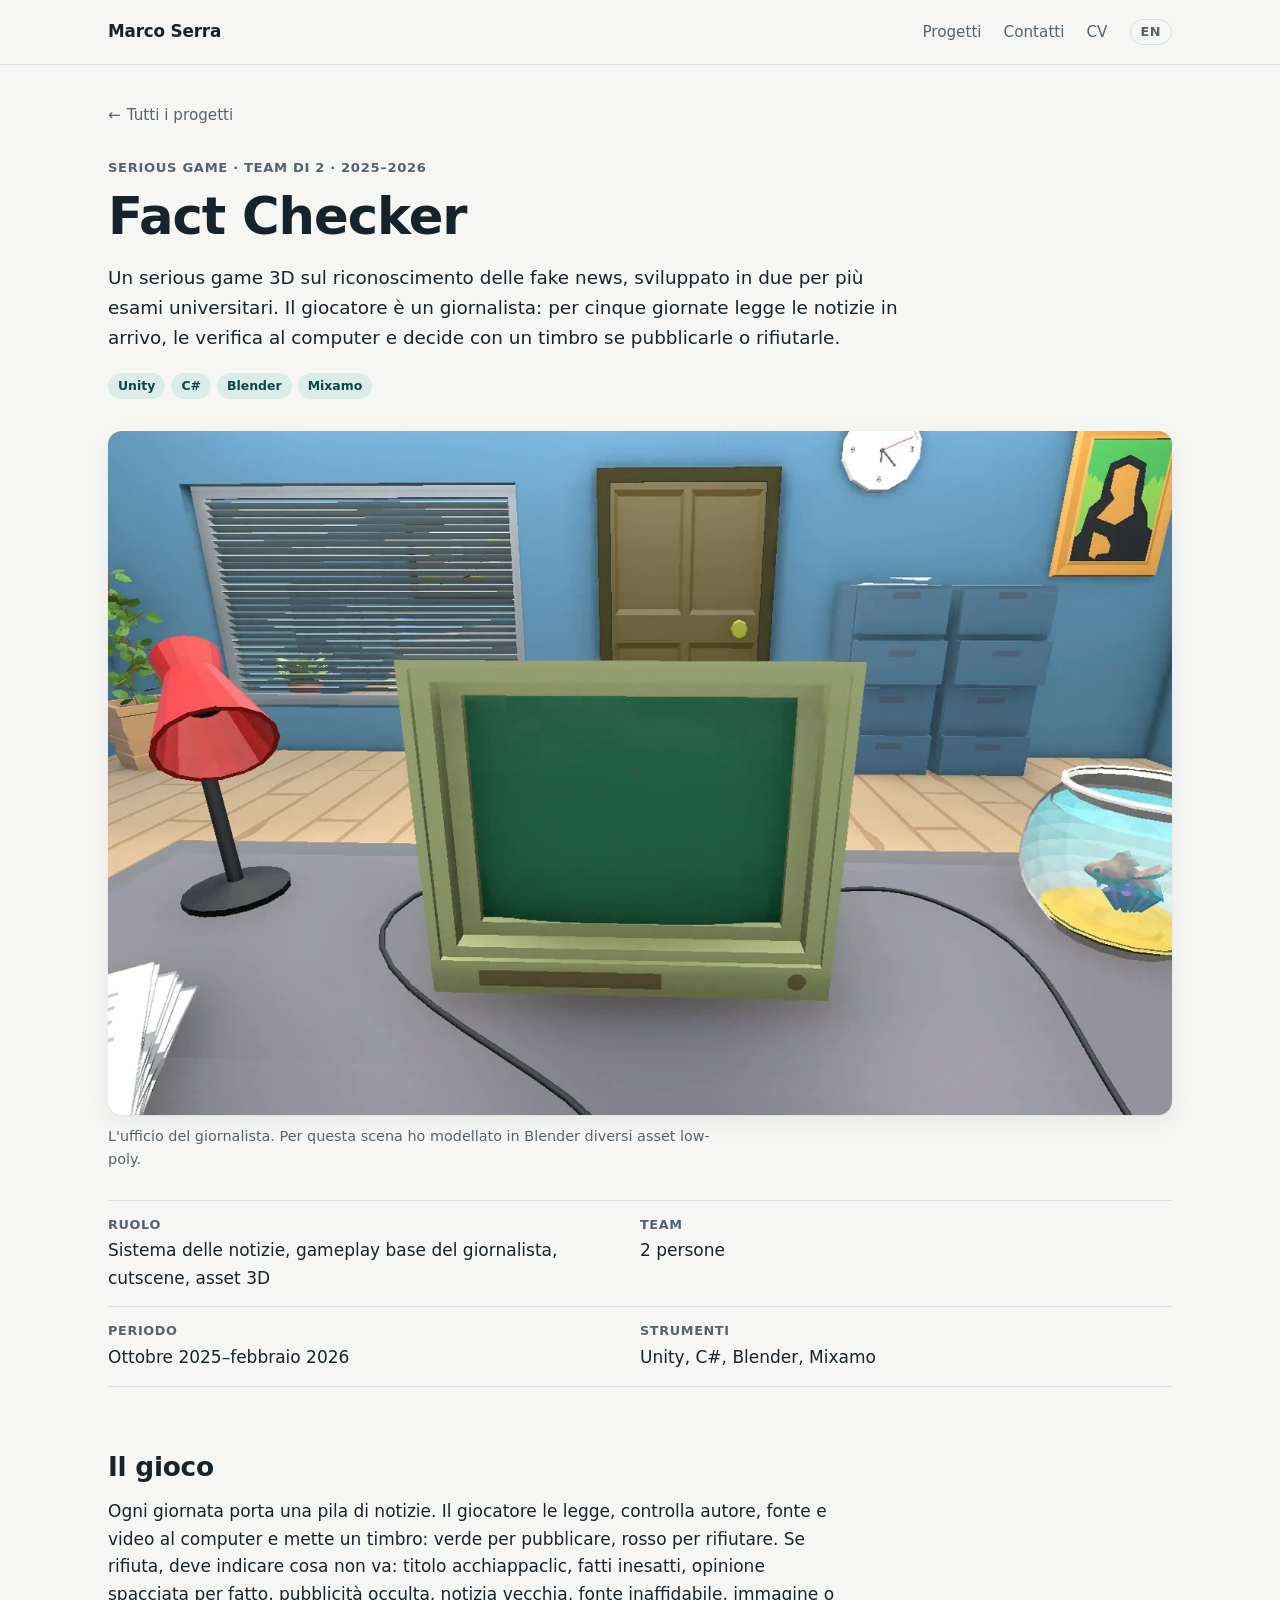
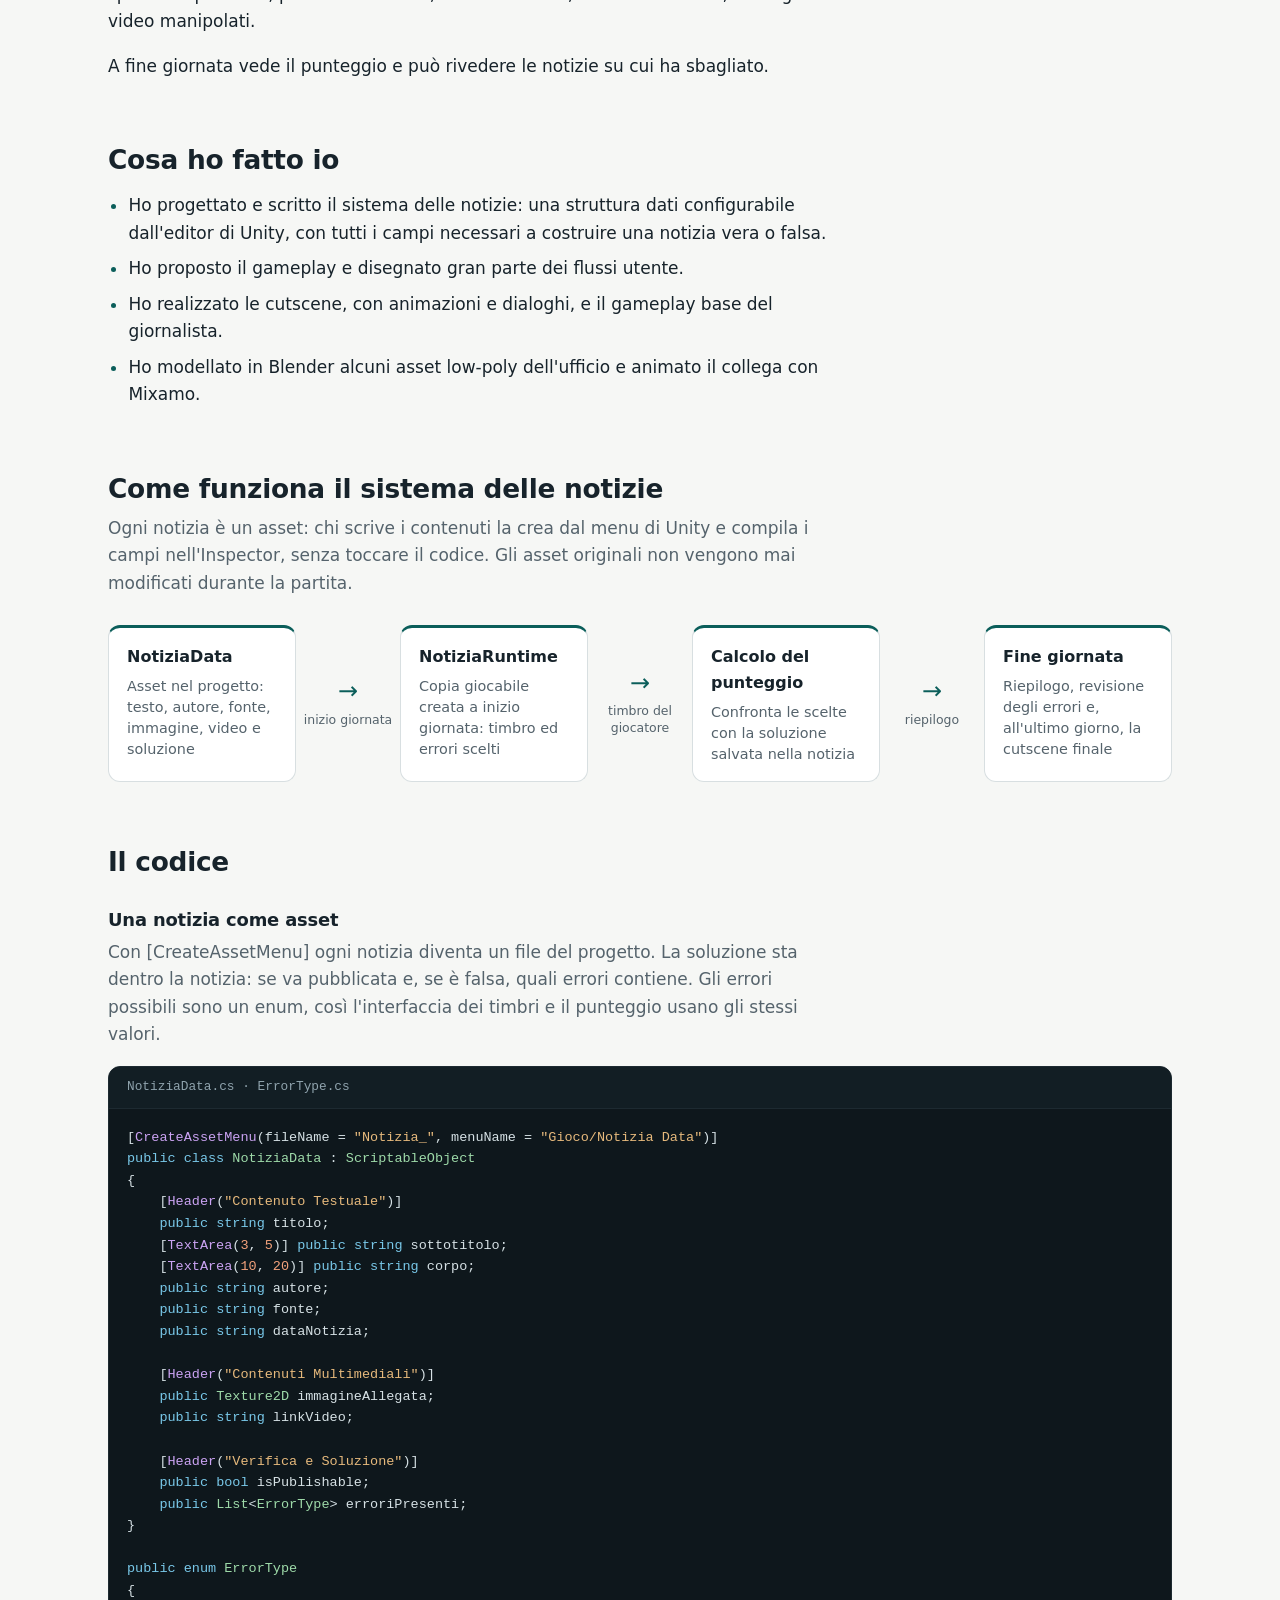
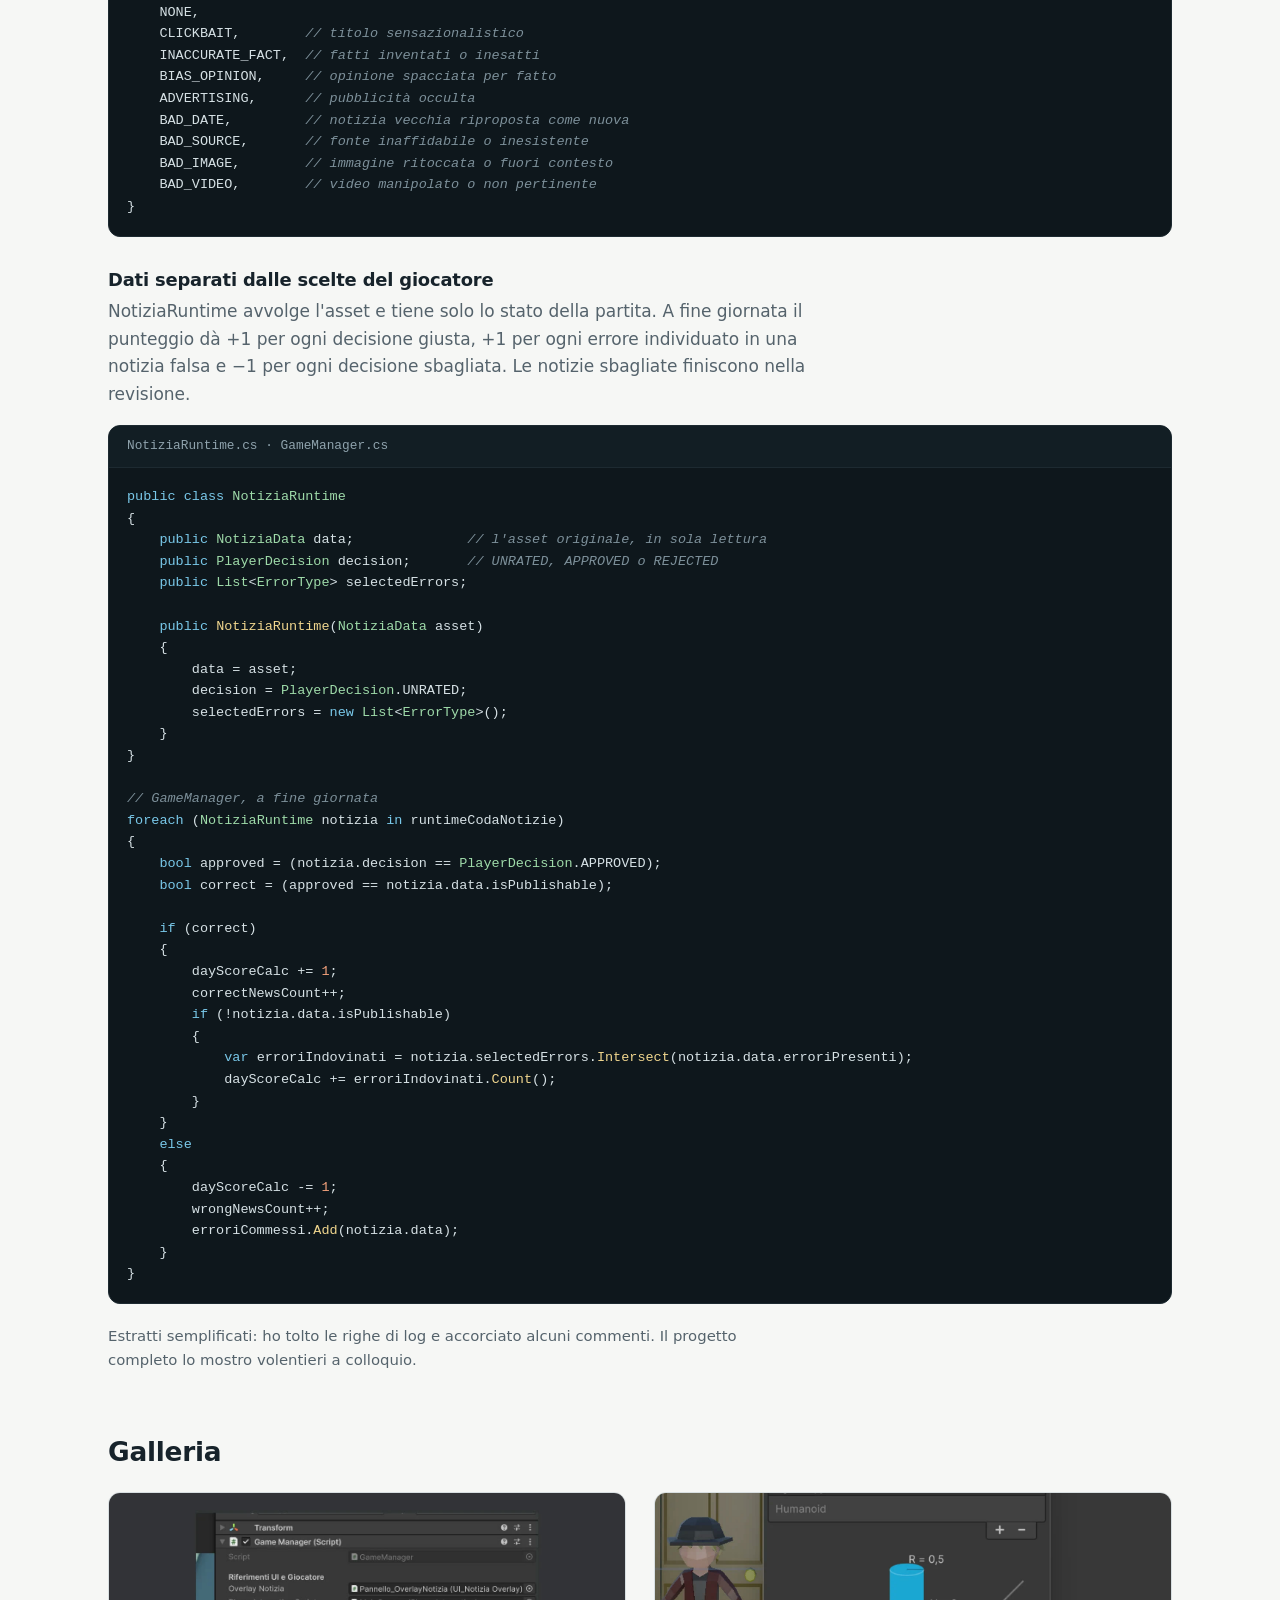
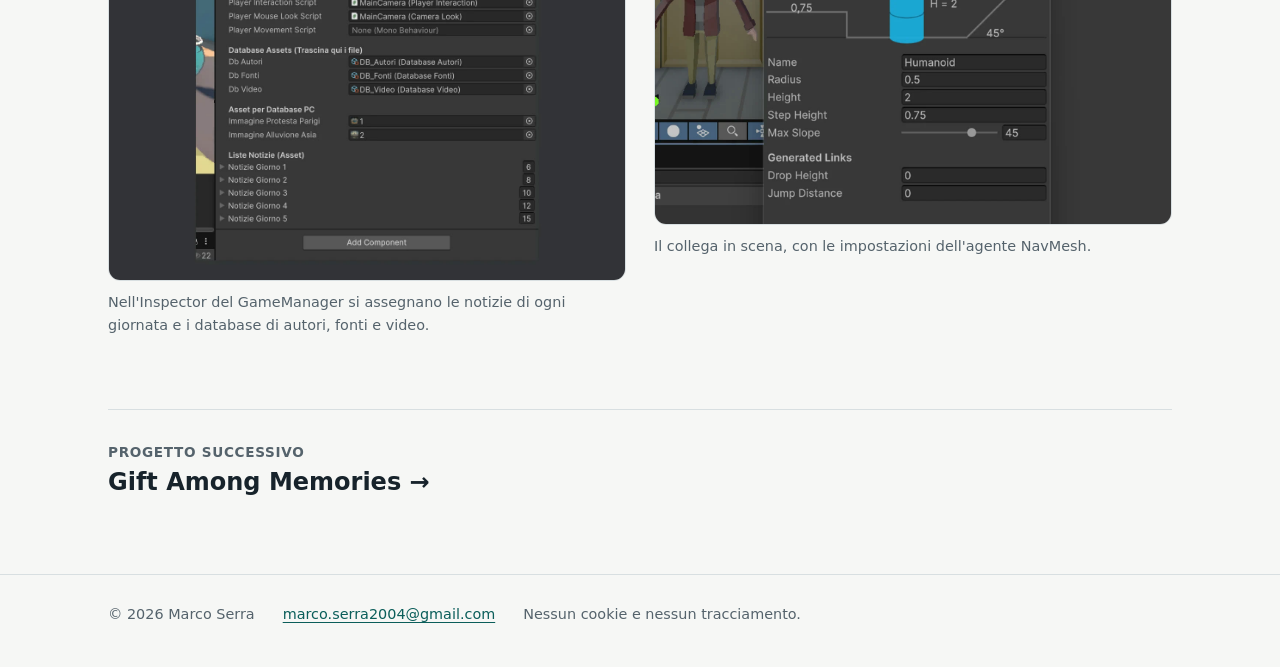
<file: progetti/fact-checker.html>
<!doctype html>
<html lang="it">
<head>
<meta charset="utf-8">
<meta name="viewport" content="width=device-width, initial-scale=1">
<title>Fact Checker · Marco Serra</title>
<meta name="description" content="Un serious game 3D sul riconoscimento delle fake news, sviluppato in due per più esami universitari. Il giocatore è un giornalista: per cinque giornate legge le notizie in arrivo, le verifica al computer e decide con un timbro se pubblicarle o rifiutarle.">
<meta property="og:title" content="Fact Checker · Marco Serra">
<meta property="og:description" content="Un serious game 3D sul riconoscimento delle fake news, sviluppato in due per più esami universitari. Il giocatore è un giornalista: per cinque giornate legge le notizie in arrivo, le verifica al computer e decide con un timbro se pubblicarle o rifiutarle.">
<meta property="og:type" content="website">
<meta property="og:image" content="https://serramarco1.github.io/portfolio/media/fc-ufficio.jpg">
<meta name="color-scheme" content="light dark">
<link rel="alternate" hreflang="en" href="../en/projects/fact-checker.html">
<link rel="icon" href="data:image/svg+xml,%3Csvg%20xmlns%3D%22http%3A%2F%2Fwww.w3.org%2F2000%2Fsvg%22%20viewBox%3D%220%200%2064%2064%22%3E%3Crect%20width%3D%2264%22%20height%3D%2264%22%20rx%3D%2214%22%20fill%3D%22%230B5E5A%22%2F%3E%3Ctext%20x%3D%2232%22%20y%3D%2242%22%20font-family%3D%22Segoe%20UI%2CArial%2Csans-serif%22%20font-size%3D%2228%22%20font-weight%3D%22700%22%20fill%3D%22%23fff%22%20text-anchor%3D%22middle%22%3EMS%3C%2Ftext%3E%3C%2Fsvg%3E">
<link rel="stylesheet" href="../stile.css">
</head>
<body>
<a class="skip" href="#contenuto">Vai al contenuto</a>
<header class="top">
  <div class="wrap top-in">
    <a class="brand" href="../index.html">Marco Serra</a>
    <nav aria-label="Principale">
      <a href="../index.html#progetti">Progetti</a>
      <a href="../index.html#contatti">Contatti</a>
      <a href="../cv/CV_Serra_Marco_IT.pdf">CV</a>
      <a class="lang" href="../en/projects/fact-checker.html" hreflang="en" lang="en" aria-label="English">EN</a>
    </nav>
  </div>
</header>
<main id="contenuto">
<article class="project">
<div class="wrap">
  <a class="back" href="../index.html#progetti"><span aria-hidden="true">←</span> Tutti i progetti</a>
  <header class="p-head">
    <p class="kicker">Serious game · team di 2 · 2025–2026</p>
    <h1>Fact Checker</h1>
    <p class="lead">Un serious game 3D sul riconoscimento delle fake news, sviluppato in due per più esami universitari. Il giocatore è un giornalista: per cinque giornate legge le notizie in arrivo, le verifica al computer e decide con un timbro se pubblicarle o rifiutarle.</p>
    <ul class="tags"><li>Unity</li><li>C#</li><li>Blender</li><li>Mixamo</li></ul>
  </header>
  <figure class="hero-media"><img src="../media/fc-ufficio.jpg" alt="La scrivania dell'ufficio con il computer, la lampada e la boccia del pesce" width="1400" height="900" decoding="async"><figcaption>L'ufficio del giornalista. Per questa scena ho modellato in Blender diversi asset low-poly.</figcaption></figure>
  <dl class="facts"><div><dt>Ruolo</dt><dd>Sistema delle notizie, gameplay base del giornalista, cutscene, asset 3D</dd></div><div><dt>Team</dt><dd>2 persone</dd></div><div><dt>Periodo</dt><dd>Ottobre 2025–febbraio 2026</dd></div><div><dt>Strumenti</dt><dd>Unity, C#, Blender, Mixamo</dd></div></dl>
  
  <section class="sec sec-text"><h2>Il gioco</h2><p>Ogni giornata porta una pila di notizie. Il giocatore le legge, controlla autore, fonte e video al computer e mette un timbro: verde per pubblicare, rosso per rifiutare. Se rifiuta, deve indicare cosa non va: titolo acchiappaclic, fatti inesatti, opinione spacciata per fatto, pubblicità occulta, notizia vecchia, fonte inaffidabile, immagine o video manipolati.</p><p>A fine giornata vede il punteggio e può rivedere le notizie su cui ha sbagliato.</p></section>
<section class="sec sec-text"><h2>Cosa ho fatto io</h2><ul class="bullets"><li>Ho progettato e scritto il sistema delle notizie: una struttura dati configurabile dall'editor di Unity, con tutti i campi necessari a costruire una notizia vera o falsa.</li><li>Ho proposto il gameplay e disegnato gran parte dei flussi utente.</li><li>Ho realizzato le cutscene, con animazioni e dialoghi, e il gameplay base del giornalista.</li><li>Ho modellato in Blender alcuni asset low-poly dell'ufficio e animato il collega con Mixamo.</li></ul></section>
<section class="sec"><h2>Come funziona il sistema delle notizie</h2><p class="sec-intro">Ogni notizia è un asset: chi scrive i contenuti la crea dal menu di Unity e compila i campi nell'Inspector, senza toccare il codice. Gli asset originali non vengono mai modificati durante la partita.</p><div class="flow"><div class="flow-node"><strong>NotiziaData</strong><span>Asset nel progetto: testo, autore, fonte, immagine, video e soluzione</span></div><div class="flow-link"><span class="arrow" aria-hidden="true"></span><span class="flow-label">inizio giornata</span></div><div class="flow-node"><strong>NotiziaRuntime</strong><span>Copia giocabile creata a inizio giornata: timbro ed errori scelti</span></div><div class="flow-link"><span class="arrow" aria-hidden="true"></span><span class="flow-label">timbro del giocatore</span></div><div class="flow-node"><strong>Calcolo del punteggio</strong><span>Confronta le scelte con la soluzione salvata nella notizia</span></div><div class="flow-link"><span class="arrow" aria-hidden="true"></span><span class="flow-label">riepilogo</span></div><div class="flow-node"><strong>Fine giornata</strong><span>Riepilogo, revisione degli errori e, all'ultimo giorno, la cutscene finale</span></div></div></section>
<section class="sec"><h2>Il codice</h2><div class="code-item"><h3>Una notizia come asset</h3><p>Con [CreateAssetMenu] ogni notizia diventa un file del progetto. La soluzione sta dentro la notizia: se va pubblicata e, se è falsa, quali errori contiene. Gli errori possibili sono un enum, così l'interfaccia dei timbri e il punteggio usano gli stessi valori.</p><figure class="code"><figcaption>NotiziaData.cs · ErrorType.cs</figcaption><pre tabindex="0"><code>[<span class="a">CreateAssetMenu</span>(fileName = <span class="s">&quot;Notizia_&quot;</span>, menuName = <span class="s">&quot;Gioco/Notizia Data&quot;</span>)]
<span class="k">public</span> <span class="k">class</span> <span class="t">NotiziaData</span> : <span class="t">ScriptableObject</span>
{
    [<span class="a">Header</span>(<span class="s">&quot;Contenuto Testuale&quot;</span>)]
    <span class="k">public</span> <span class="k">string</span> titolo;
    [<span class="a">TextArea</span>(<span class="n">3</span>, <span class="n">5</span>)] <span class="k">public</span> <span class="k">string</span> sottotitolo;
    [<span class="a">TextArea</span>(<span class="n">10</span>, <span class="n">20</span>)] <span class="k">public</span> <span class="k">string</span> corpo;
    <span class="k">public</span> <span class="k">string</span> autore;
    <span class="k">public</span> <span class="k">string</span> fonte;
    <span class="k">public</span> <span class="k">string</span> dataNotizia;

    [<span class="a">Header</span>(<span class="s">&quot;Contenuti Multimediali&quot;</span>)]
    <span class="k">public</span> <span class="t">Texture2D</span> immagineAllegata;
    <span class="k">public</span> <span class="k">string</span> linkVideo;

    [<span class="a">Header</span>(<span class="s">&quot;Verifica e Soluzione&quot;</span>)]
    <span class="k">public</span> <span class="k">bool</span> isPublishable;
    <span class="k">public</span> <span class="t">List</span>&lt;<span class="t">ErrorType</span>&gt; erroriPresenti;
}

<span class="k">public</span> <span class="k">enum</span> <span class="t">ErrorType</span>
{
    NONE,
    CLICKBAIT,        <span class="c">// titolo sensazionalistico</span>
    INACCURATE_FACT,  <span class="c">// fatti inventati o inesatti</span>
    BIAS_OPINION,     <span class="c">// opinione spacciata per fatto</span>
    ADVERTISING,      <span class="c">// pubblicità occulta</span>
    BAD_DATE,         <span class="c">// notizia vecchia riproposta come nuova</span>
    BAD_SOURCE,       <span class="c">// fonte inaffidabile o inesistente</span>
    BAD_IMAGE,        <span class="c">// immagine ritoccata o fuori contesto</span>
    BAD_VIDEO,        <span class="c">// video manipolato o non pertinente</span>
}</code></pre></figure></div>
<div class="code-item"><h3>Dati separati dalle scelte del giocatore</h3><p>NotiziaRuntime avvolge l'asset e tiene solo lo stato della partita. A fine giornata il punteggio dà +1 per ogni decisione giusta, +1 per ogni errore individuato in una notizia falsa e −1 per ogni decisione sbagliata. Le notizie sbagliate finiscono nella revisione.</p><figure class="code"><figcaption>NotiziaRuntime.cs · GameManager.cs</figcaption><pre tabindex="0"><code><span class="k">public</span> <span class="k">class</span> <span class="t">NotiziaRuntime</span>
{
    <span class="k">public</span> <span class="t">NotiziaData</span> data;              <span class="c">// l'asset originale, in sola lettura</span>
    <span class="k">public</span> <span class="t">PlayerDecision</span> decision;       <span class="c">// UNRATED, APPROVED o REJECTED</span>
    <span class="k">public</span> <span class="t">List</span>&lt;<span class="t">ErrorType</span>&gt; selectedErrors;

    <span class="k">public</span> <span class="f">NotiziaRuntime</span>(<span class="t">NotiziaData</span> asset)
    {
        data = asset;
        decision = <span class="t">PlayerDecision</span>.UNRATED;
        selectedErrors = <span class="k">new</span> <span class="t">List</span>&lt;<span class="t">ErrorType</span>&gt;();
    }
}

<span class="c">// GameManager, a fine giornata</span>
<span class="k">foreach</span> (<span class="t">NotiziaRuntime</span> notizia <span class="k">in</span> runtimeCodaNotizie)
{
    <span class="k">bool</span> approved = (notizia.decision == <span class="t">PlayerDecision</span>.APPROVED);
    <span class="k">bool</span> correct = (approved == notizia.data.isPublishable);

    <span class="k">if</span> (correct)
    {
        dayScoreCalc += <span class="n">1</span>;
        correctNewsCount++;
        <span class="k">if</span> (!notizia.data.isPublishable)
        {
            <span class="k">var</span> erroriIndovinati = notizia.selectedErrors.<span class="f">Intersect</span>(notizia.data.erroriPresenti);
            dayScoreCalc += erroriIndovinati.<span class="f">Count</span>();
        }
    }
    <span class="k">else</span>
    {
        dayScoreCalc -= <span class="n">1</span>;
        wrongNewsCount++;
        erroriCommessi.<span class="f">Add</span>(notizia.data);
    }
}</code></pre></figure></div><p class="aside">Estratti semplificati: ho tolto le righe di log e accorciato alcuni commenti. Il progetto completo lo mostro volentieri a colloquio.</p></section>
<section class="sec"><h2>Galleria</h2><div class="gallery"><figure><a href="../media/fc-inspector.jpg" title="Apri l'immagine a grandezza piena"><img src="../media/fc-inspector.jpg" alt="Inspector del GameManager con le liste di notizie per giorno e i database" width="1200" height="900" loading="lazy" decoding="async"></a><figcaption>Nell'Inspector del GameManager si assegnano le notizie di ogni giornata e i database di autori, fonti e video.</figcaption></figure>
<figure><a href="../media/fc-collega.jpg" title="Apri l'immagine a grandezza piena"><img src="../media/fc-collega.jpg" alt="Il collega in scena e le impostazioni dell'agente NavMesh" width="1400" height="900" loading="lazy" decoding="async"></a><figcaption>Il collega in scena, con le impostazioni dell'agente NavMesh.</figcaption></figure></div></section>
  <nav class="next" aria-label="Progetto successivo">
    <a href="../progetti/gift-among-memories.html"><span class="next-label">Progetto successivo</span><span class="next-title">Gift Among Memories <span aria-hidden="true">→</span></span></a>
  </nav>
</div>
</article>
</main>
<footer class="foot">
  <div class="wrap foot-in">
    <span>© 2026 Marco Serra</span>
    <a href="mailto:marco.serra2004@gmail.com">marco.serra2004@gmail.com</a>
    <span>Nessun cookie e nessun tracciamento.</span>
  </div>
</footer>
<script src="../script.js" defer></script>
</body>
</html>
</file>
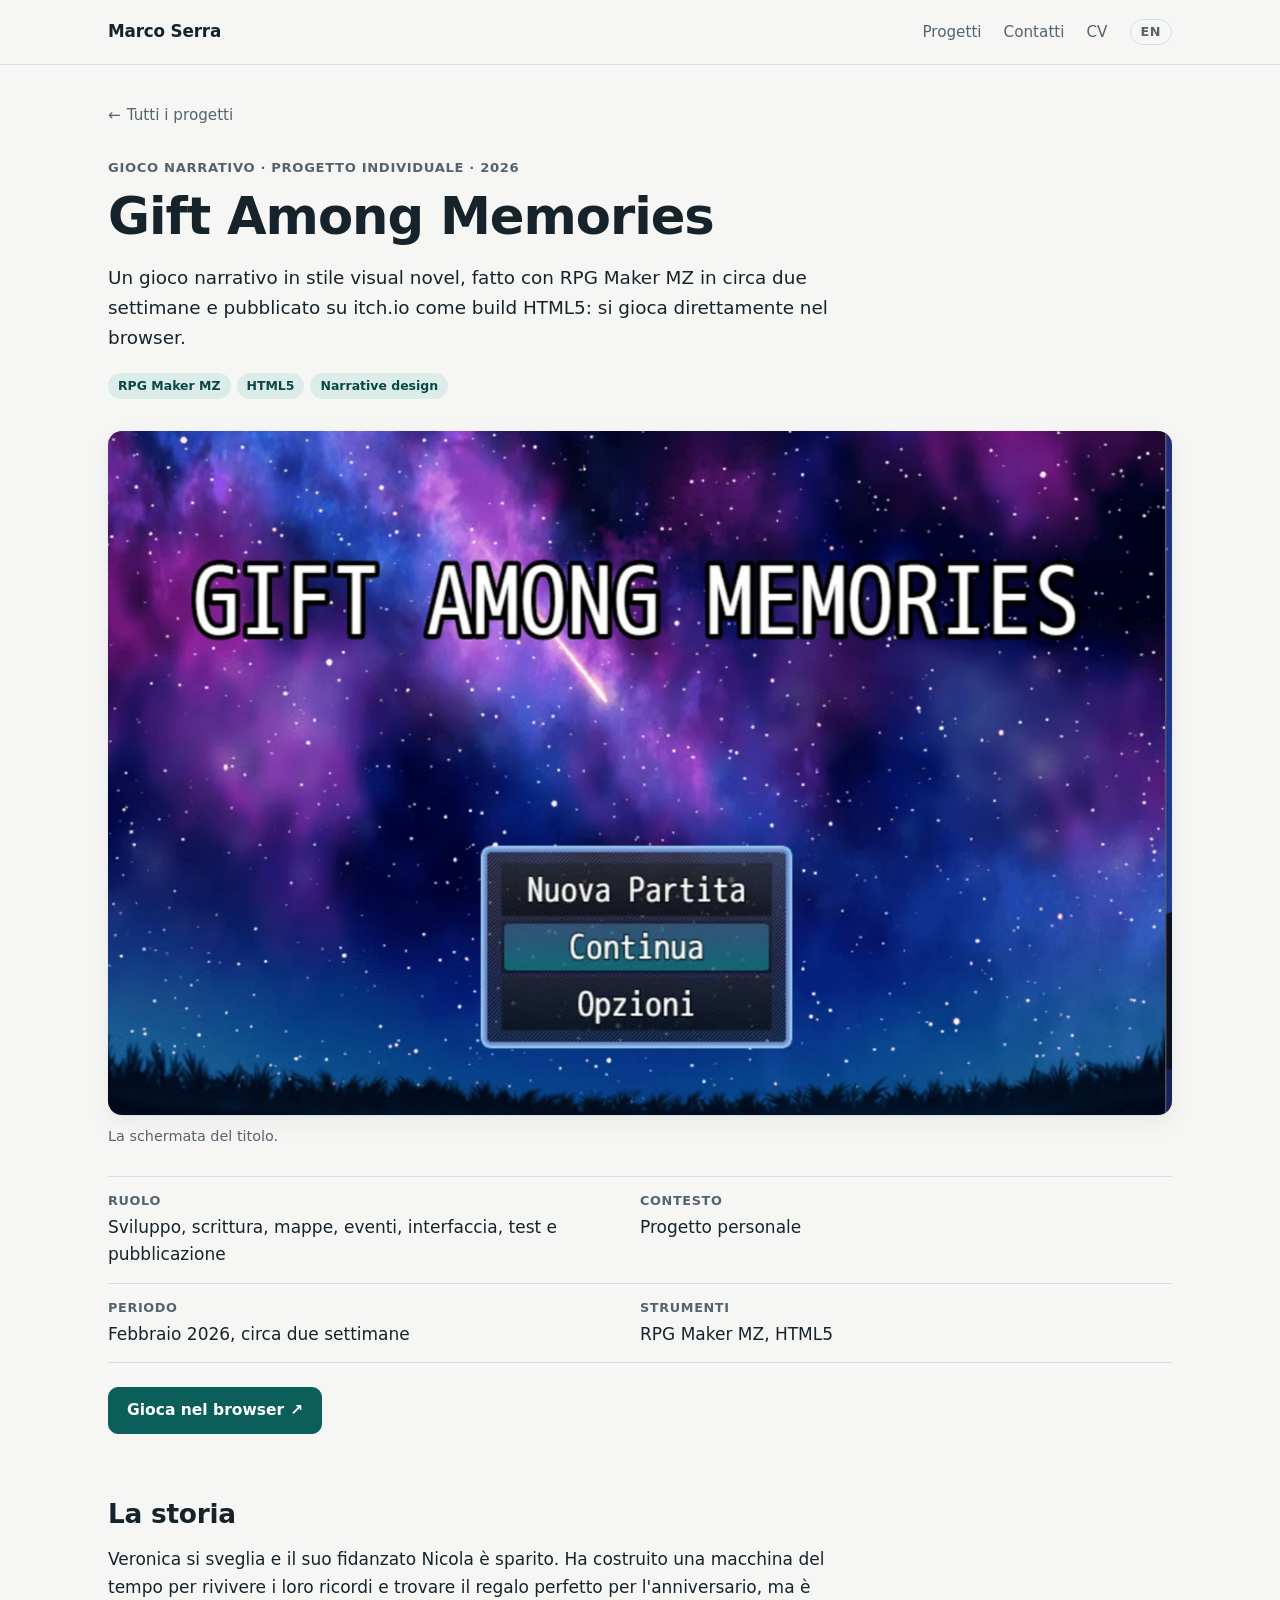
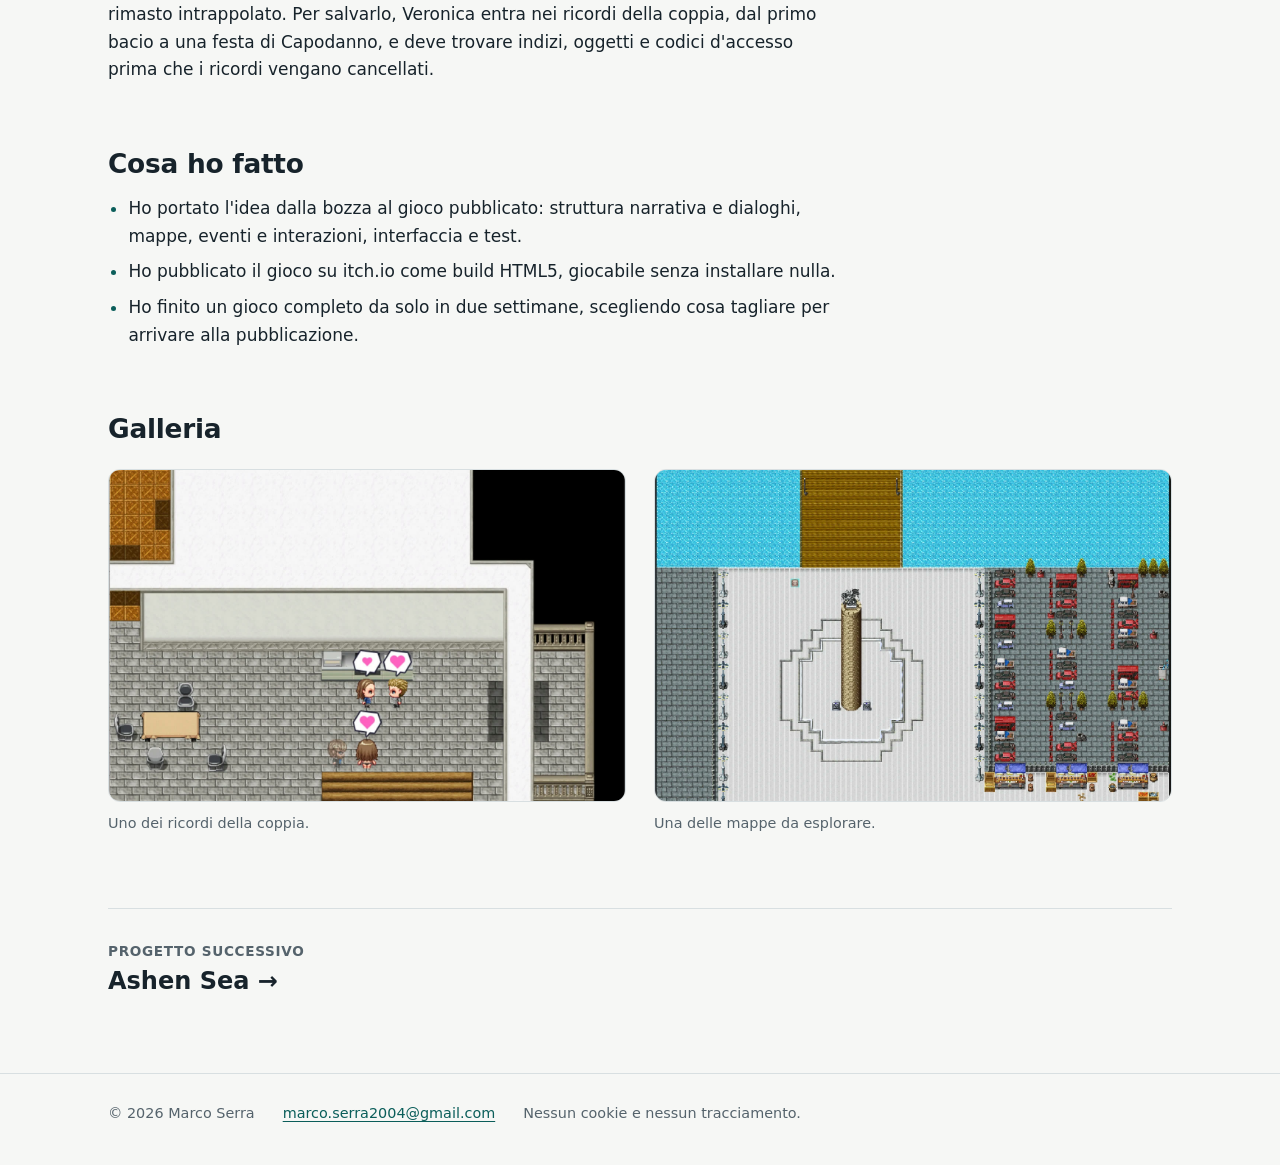
<file: progetti/gift-among-memories.html>
<!doctype html>
<html lang="it">
<head>
<meta charset="utf-8">
<meta name="viewport" content="width=device-width, initial-scale=1">
<title>Gift Among Memories · Marco Serra</title>
<meta name="description" content="Un gioco narrativo in stile visual novel, fatto con RPG Maker MZ in circa due settimane e pubblicato su itch.io come build HTML5: si gioca direttamente nel browser.">
<meta property="og:title" content="Gift Among Memories · Marco Serra">
<meta property="og:description" content="Un gioco narrativo in stile visual novel, fatto con RPG Maker MZ in circa due settimane e pubblicato su itch.io come build HTML5: si gioca direttamente nel browser.">
<meta property="og:type" content="website">
<meta property="og:image" content="https://serramarco1.github.io/portfolio/media/gam-mappa-1.jpg">
<meta name="color-scheme" content="light dark">
<link rel="alternate" hreflang="en" href="../en/projects/gift-among-memories.html">
<link rel="icon" href="data:image/svg+xml,%3Csvg%20xmlns%3D%22http%3A%2F%2Fwww.w3.org%2F2000%2Fsvg%22%20viewBox%3D%220%200%2064%2064%22%3E%3Crect%20width%3D%2264%22%20height%3D%2264%22%20rx%3D%2214%22%20fill%3D%22%230B5E5A%22%2F%3E%3Ctext%20x%3D%2232%22%20y%3D%2242%22%20font-family%3D%22Segoe%20UI%2CArial%2Csans-serif%22%20font-size%3D%2228%22%20font-weight%3D%22700%22%20fill%3D%22%23fff%22%20text-anchor%3D%22middle%22%3EMS%3C%2Ftext%3E%3C%2Fsvg%3E">
<link rel="stylesheet" href="../stile.css">
</head>
<body>
<a class="skip" href="#contenuto">Vai al contenuto</a>
<header class="top">
  <div class="wrap top-in">
    <a class="brand" href="../index.html">Marco Serra</a>
    <nav aria-label="Principale">
      <a href="../index.html#progetti">Progetti</a>
      <a href="../index.html#contatti">Contatti</a>
      <a href="../cv/CV_Serra_Marco_IT.pdf">CV</a>
      <a class="lang" href="../en/projects/gift-among-memories.html" hreflang="en" lang="en" aria-label="English">EN</a>
    </nav>
  </div>
</header>
<main id="contenuto">
<article class="project">
<div class="wrap">
  <a class="back" href="../index.html#progetti"><span aria-hidden="true">←</span> Tutti i progetti</a>
  <header class="p-head">
    <p class="kicker">Gioco narrativo · progetto individuale · 2026</p>
    <h1>Gift Among Memories</h1>
    <p class="lead">Un gioco narrativo in stile visual novel, fatto con RPG Maker MZ in circa due settimane e pubblicato su itch.io come build HTML5: si gioca direttamente nel browser.</p>
    <ul class="tags"><li>RPG Maker MZ</li><li>HTML5</li><li>Narrative design</li></ul>
  </header>
  <figure class="hero-media"><img src="../media/gam-titolo.jpg" alt="Una stanza in pixel art con due personaggi e dei cuori sopra le teste" width="1400" height="900" decoding="async"><figcaption>La schermata del titolo.</figcaption></figure>
  <dl class="facts"><div><dt>Ruolo</dt><dd>Sviluppo, scrittura, mappe, eventi, interfaccia, test e pubblicazione</dd></div><div><dt>Contesto</dt><dd>Progetto personale</dd></div><div><dt>Periodo</dt><dd>Febbraio 2026, circa due settimane</dd></div><div><dt>Strumenti</dt><dd>RPG Maker MZ, HTML5</dd></div></dl>
  <p class="p-cta"><a class="btn" href="https://galaxy-production.itch.io/gift-among-memories">Gioca nel browser <span aria-hidden="true">↗</span></a></p>
  <section class="sec sec-text"><h2>La storia</h2><p>Veronica si sveglia e il suo fidanzato Nicola è sparito. Ha costruito una macchina del tempo per rivivere i loro ricordi e trovare il regalo perfetto per l'anniversario, ma è rimasto intrappolato. Per salvarlo, Veronica entra nei ricordi della coppia, dal primo bacio a una festa di Capodanno, e deve trovare indizi, oggetti e codici d'accesso prima che i ricordi vengano cancellati.</p></section>
<section class="sec sec-text"><h2>Cosa ho fatto</h2><ul class="bullets"><li>Ho portato l'idea dalla bozza al gioco pubblicato: struttura narrativa e dialoghi, mappe, eventi e interazioni, interfaccia e test.</li><li>Ho pubblicato il gioco su itch.io come build HTML5, giocabile senza installare nulla.</li><li>Ho finito un gioco completo da solo in due settimane, scegliendo cosa tagliare per arrivare alla pubblicazione.</li></ul></section>
<section class="sec"><h2>Galleria</h2><div class="gallery"><figure><a href="../media/gam-mappa-1.jpg" title="Apri l'immagine a grandezza piena"><img src="../media/gam-mappa-1.jpg" alt="Una stanza in pixel art con due personaggi e dei cuori" width="1400" height="900" loading="lazy" decoding="async"></a><figcaption>Uno dei ricordi della coppia.</figcaption></figure>
<figure><a href="../media/gam-mappa-2.jpg" title="Apri l'immagine a grandezza piena"><img src="../media/gam-mappa-2.jpg" alt="Una mappa in pixel art con una piazza, una colonna e delle bancarelle" width="1400" height="900" loading="lazy" decoding="async"></a><figcaption>Una delle mappe da esplorare.</figcaption></figure></div></section>
  <nav class="next" aria-label="Progetto successivo">
    <a href="../progetti/ashen-sea.html"><span class="next-label">Progetto successivo</span><span class="next-title">Ashen Sea <span aria-hidden="true">→</span></span></a>
  </nav>
</div>
</article>
</main>
<footer class="foot">
  <div class="wrap foot-in">
    <span>© 2026 Marco Serra</span>
    <a href="mailto:marco.serra2004@gmail.com">marco.serra2004@gmail.com</a>
    <span>Nessun cookie e nessun tracciamento.</span>
  </div>
</footer>
<script src="../script.js" defer></script>
</body>
</html>
</file>
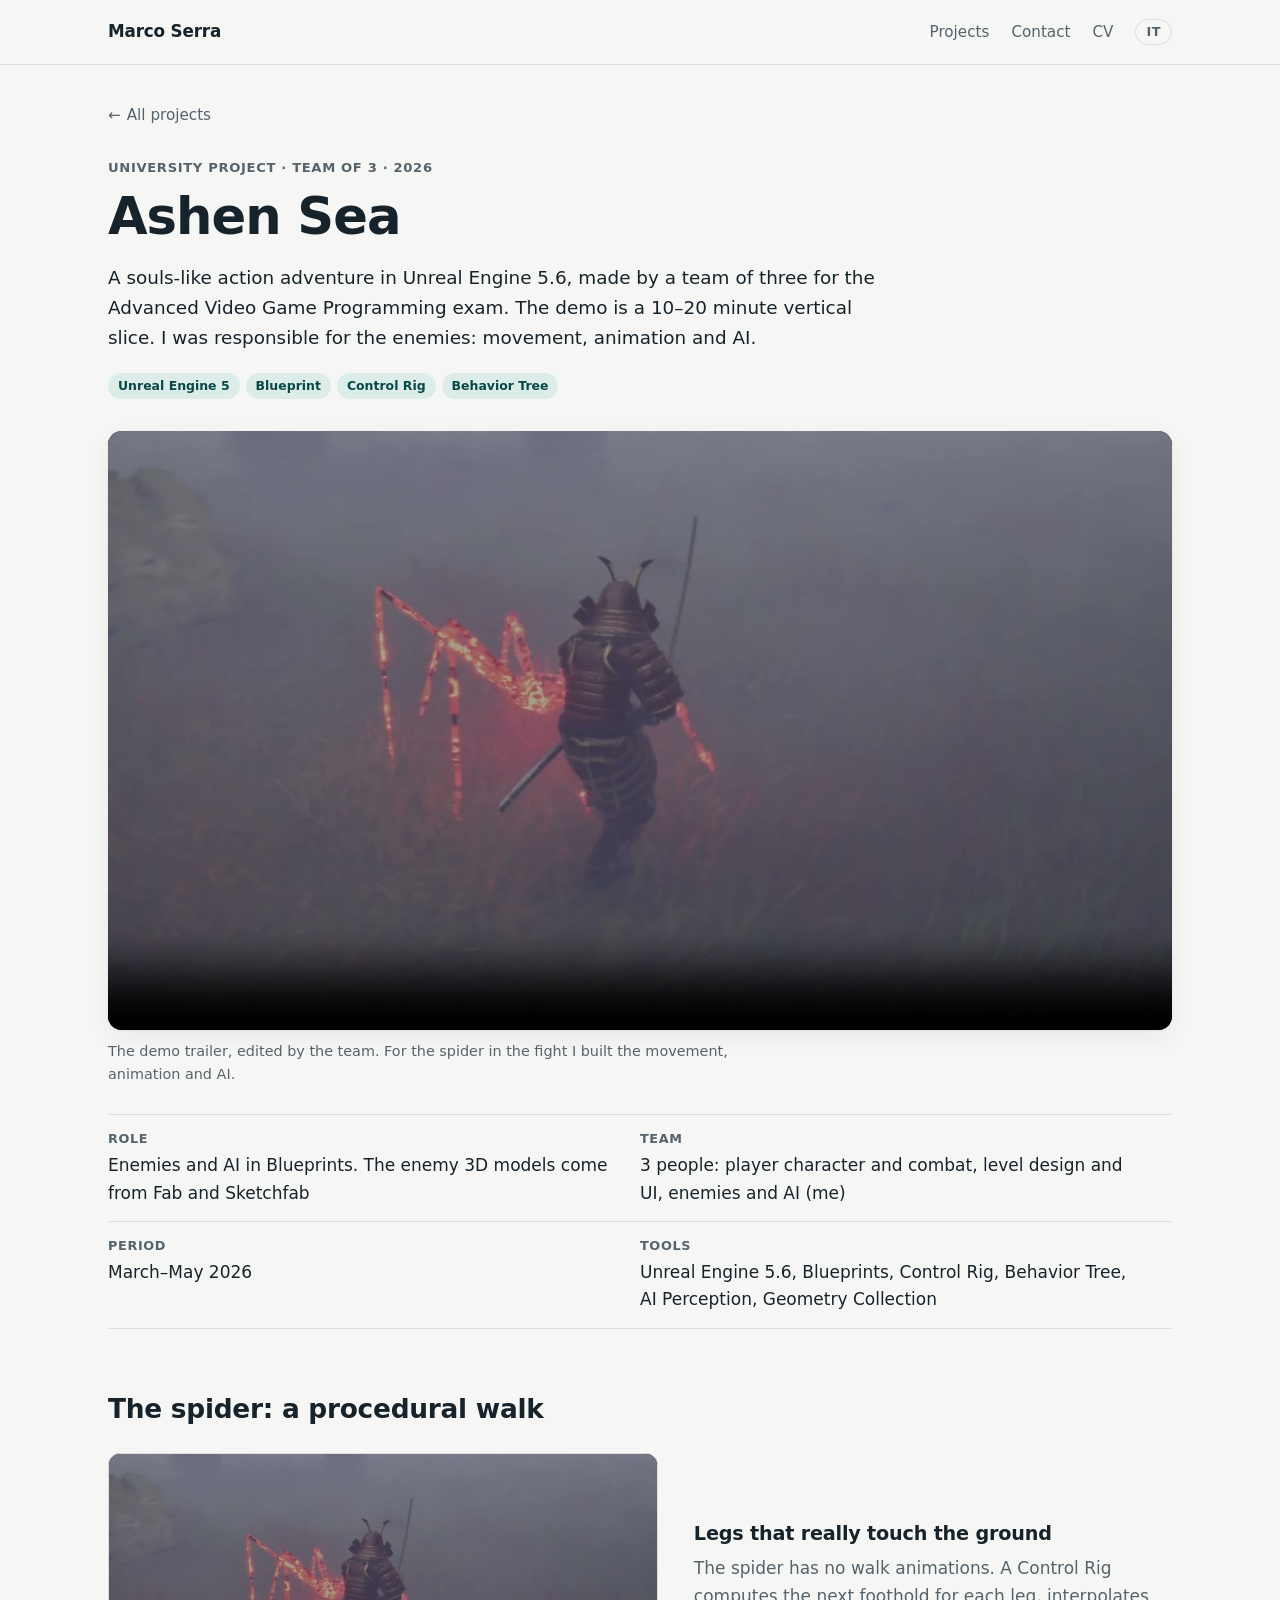
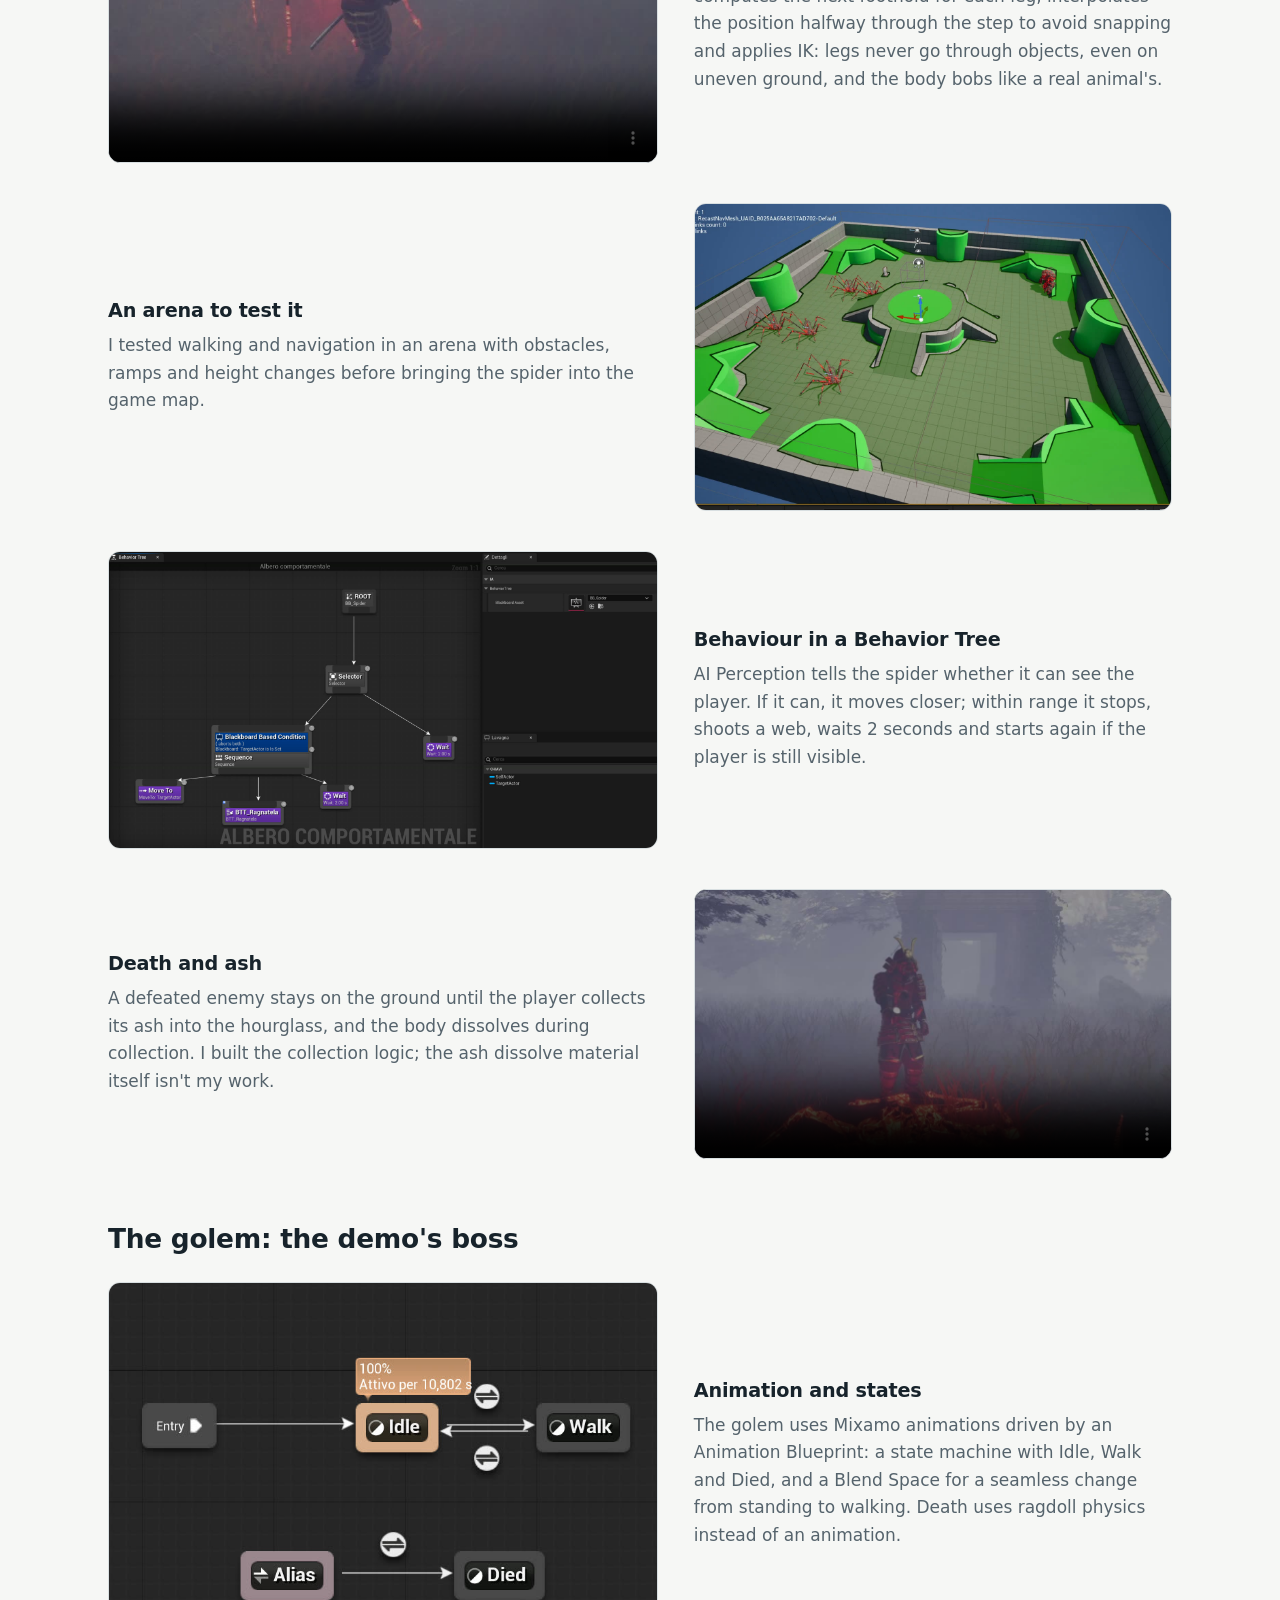
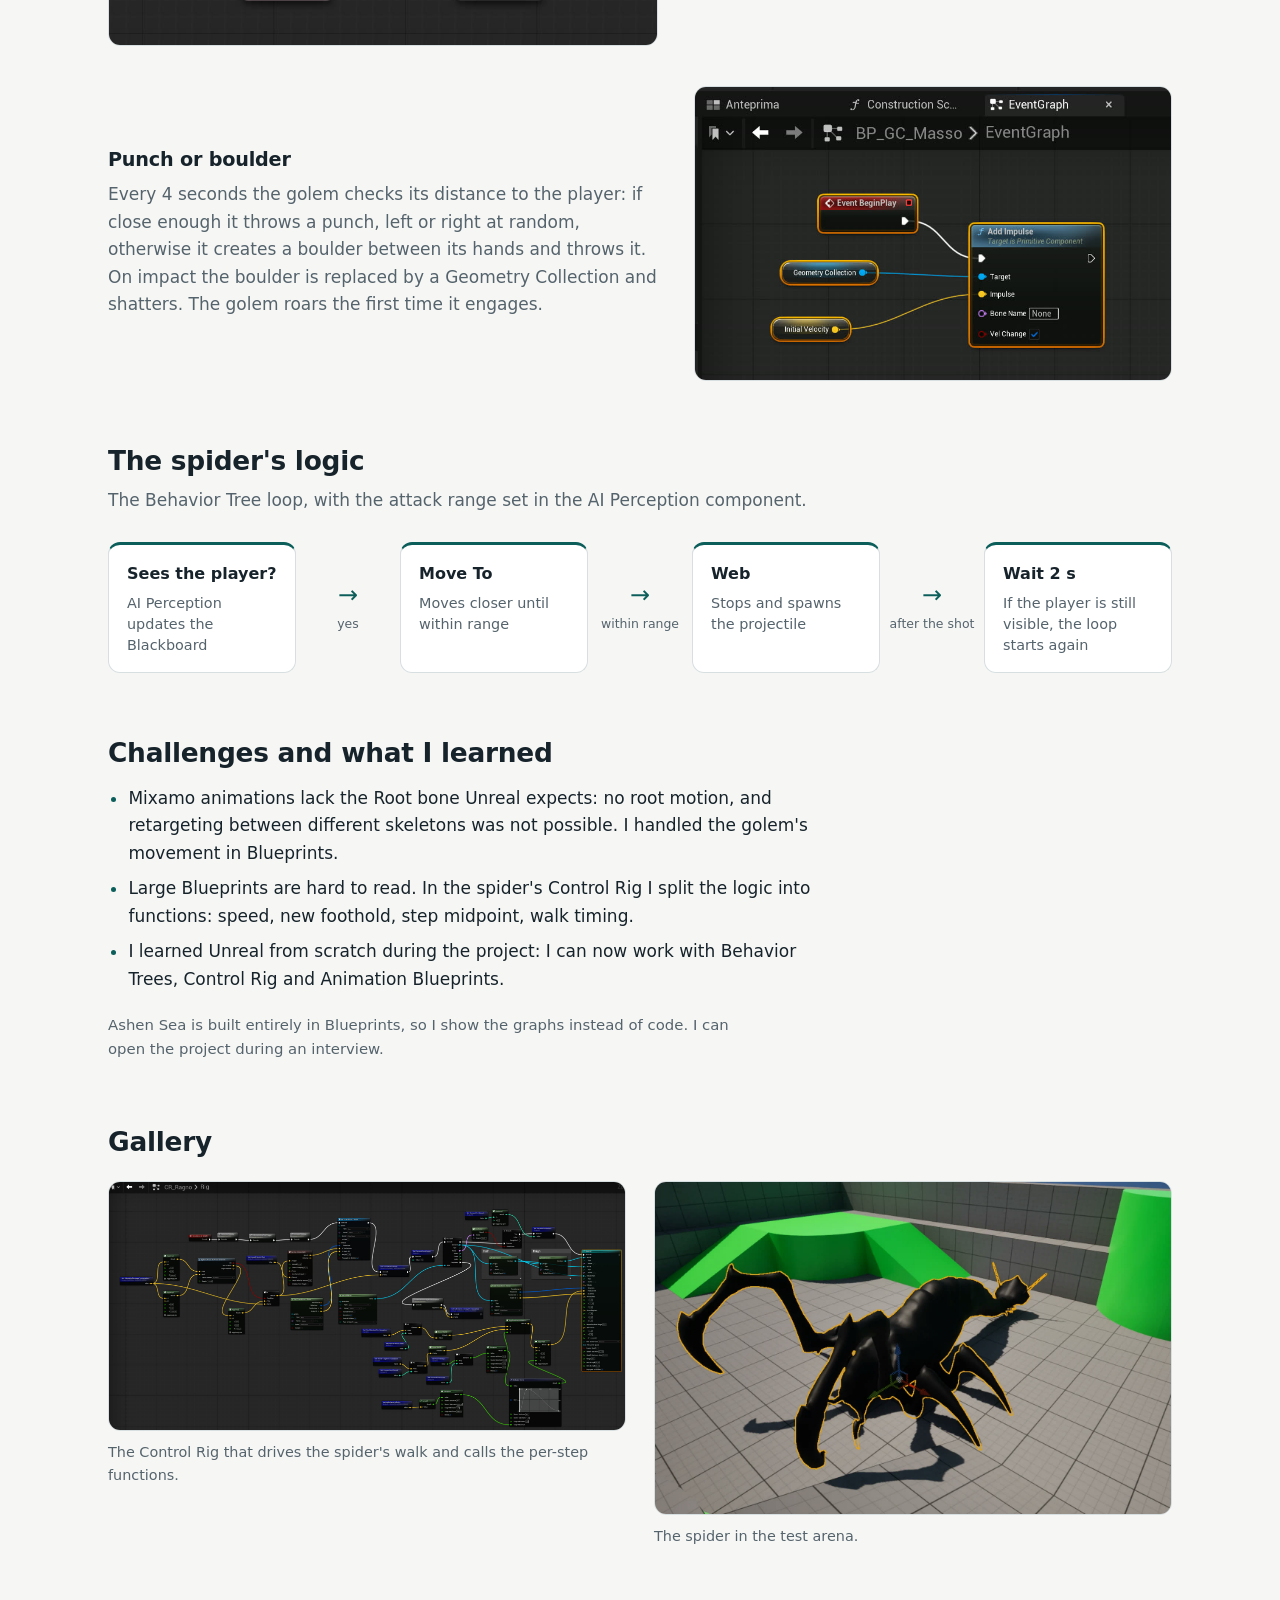
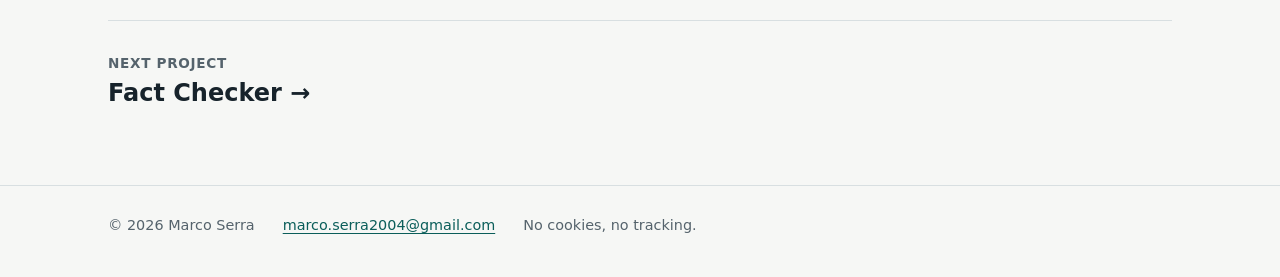
<file: en/projects/ashen-sea.html>
<!doctype html>
<html lang="en">
<head>
<meta charset="utf-8">
<meta name="viewport" content="width=device-width, initial-scale=1">
<title>Ashen Sea · Marco Serra</title>
<meta name="description" content="A souls-like action adventure in Unreal Engine 5.6, made by a team of three for the Advanced Video Game Programming exam. The demo is a 10–20 minute vertical slice. I was responsible for the enemies: movement, animation and AI.">
<meta property="og:title" content="Ashen Sea · Marco Serra">
<meta property="og:description" content="A souls-like action adventure in Unreal Engine 5.6, made by a team of three for the Advanced Video Game Programming exam. The demo is a 10–20 minute vertical slice. I was responsible for the enemies: movement, animation and AI.">
<meta property="og:type" content="website">
<meta property="og:image" content="https://serramarco1.github.io/portfolio/media/ashen-cover.jpg">
<meta name="color-scheme" content="light dark">
<link rel="alternate" hreflang="it" href="../../progetti/ashen-sea.html">
<link rel="icon" href="data:image/svg+xml,%3Csvg%20xmlns%3D%22http%3A%2F%2Fwww.w3.org%2F2000%2Fsvg%22%20viewBox%3D%220%200%2064%2064%22%3E%3Crect%20width%3D%2264%22%20height%3D%2264%22%20rx%3D%2214%22%20fill%3D%22%230B5E5A%22%2F%3E%3Ctext%20x%3D%2232%22%20y%3D%2242%22%20font-family%3D%22Segoe%20UI%2CArial%2Csans-serif%22%20font-size%3D%2228%22%20font-weight%3D%22700%22%20fill%3D%22%23fff%22%20text-anchor%3D%22middle%22%3EMS%3C%2Ftext%3E%3C%2Fsvg%3E">
<link rel="stylesheet" href="../../stile.css">
</head>
<body>
<a class="skip" href="#contenuto">Skip to content</a>
<header class="top">
  <div class="wrap top-in">
    <a class="brand" href="../../en/index.html">Marco Serra</a>
    <nav aria-label="Main">
      <a href="../../en/index.html#progetti">Projects</a>
      <a href="../../en/index.html#contatti">Contact</a>
      <a href="../../cv/CV_Serra_Marco_EN.pdf">CV</a>
      <a class="lang" href="../../progetti/ashen-sea.html" hreflang="it" lang="it" aria-label="Italiano">IT</a>
    </nav>
  </div>
</header>
<main id="contenuto">
<article class="project">
<div class="wrap">
  <a class="back" href="../../en/index.html#progetti"><span aria-hidden="true">←</span> All projects</a>
  <header class="p-head">
    <p class="kicker">University project · team of 3 · 2026</p>
    <h1>Ashen Sea</h1>
    <p class="lead">A souls-like action adventure in Unreal Engine 5.6, made by a team of three for the Advanced Video Game Programming exam. The demo is a 10–20 minute vertical slice. I was responsible for the enemies: movement, animation and AI.</p>
    <ul class="tags"><li>Unreal Engine 5</li><li>Blueprint</li><li>Control Rig</li><li>Behavior Tree</li></ul>
  </header>
  <figure class="hero-media"><video controls preload="metadata" playsinline width="1368" height="770" poster="../../media/ashen-cover.jpg"><source src="../../media/ashen-trailer.mp4" type="video/mp4">Your browser cannot play this video.</video><figcaption>The demo trailer, edited by the team. For the spider in the fight I built the movement, animation and AI.</figcaption></figure>
  <dl class="facts"><div><dt>Role</dt><dd>Enemies and AI in Blueprints. The enemy 3D models come from Fab and Sketchfab</dd></div><div><dt>Team</dt><dd>3 people: player character and combat, level design and UI, enemies and AI (me)</dd></div><div><dt>Period</dt><dd>March–May 2026</dd></div><div><dt>Tools</dt><dd>Unreal Engine 5.6, Blueprints, Control Rig, Behavior Tree, AI Perception, Geometry Collection</dd></div></dl>
  
  <section class="sec"><h2>The spider: a procedural walk</h2><div class="feats"><article class="feat">
  <div class="feat-media"><video class="loop" muted loop playsinline preload="none" width="960" height="540" poster="../../media/ashen-ragno.jpg" aria-label="The glowing spider moves towards the hero in the fog"><source src="../../media/ashen-ragno.mp4" type="video/mp4"></video></div>
  <div class="feat-text"><h3>Legs that really touch the ground</h3><p>The spider has no walk animations. A Control Rig computes the next foothold for each leg, interpolates the position halfway through the step to avoid snapping and applies IK: legs never go through objects, even on uneven ground, and the body bobs like a real animal's.</p></div>
</article>
<article class="feat">
  <div class="feat-media"><img src="../../media/ashen-arena.jpg" alt="Test arena with green obstacles, ramps and several spiders" width="1400" height="900" loading="lazy" decoding="async"></div>
  <div class="feat-text"><h3>An arena to test it</h3><p>I tested walking and navigation in an arena with obstacles, ramps and height changes before bringing the spider into the game map.</p></div>
</article>
<article class="feat">
  <div class="feat-media"><img src="../../media/ashen-behavior-tree.jpg" alt="The spider's Behavior Tree with Selector, Move To, the web task and Wait" width="1800" height="972" loading="lazy" decoding="async"></div>
  <div class="feat-text"><h3>Behaviour in a Behavior Tree</h3><p>AI Perception tells the spider whether it can see the player. If it can, it moves closer; within range it stops, shoots a web, waits 2 seconds and starts again if the player is still visible.</p></div>
</article>
<article class="feat">
  <div class="feat-media"><video class="loop" muted loop playsinline preload="none" width="960" height="540" poster="../../media/ashen-cenere.jpg" aria-label="The defeated spider on the ground dissolves into ash"><source src="../../media/ashen-cenere.mp4" type="video/mp4"></video></div>
  <div class="feat-text"><h3>Death and ash</h3><p>A defeated enemy stays on the ground until the player collects its ash into the hourglass, and the body dissolves during collection. I built the collection logic; the ash dissolve material itself isn't my work.</p></div>
</article></div></section>
<section class="sec"><h2>The golem: the demo's boss</h2><div class="feats"><article class="feat">
  <div class="feat-media"><img src="../../media/ashen-golem-stati.jpg" alt="The golem's Animation Blueprint state machine with Idle, Walk and Died" width="800" height="528" loading="lazy" decoding="async"></div>
  <div class="feat-text"><h3>Animation and states</h3><p>The golem uses Mixamo animations driven by an Animation Blueprint: a state machine with Idle, Walk and Died, and a Blend Space for a seamless change from standing to walking. Death uses ragdoll physics instead of an animation.</p></div>
</article>
<article class="feat">
  <div class="feat-media"><img src="../../media/ashen-masso.jpg" alt="The boulder Blueprint: on begin play it applies an impulse to the Geometry Collection" width="818" height="504" loading="lazy" decoding="async"></div>
  <div class="feat-text"><h3>Punch or boulder</h3><p>Every 4 seconds the golem checks its distance to the player: if close enough it throws a punch, left or right at random, otherwise it creates a boulder between its hands and throws it. On impact the boulder is replaced by a Geometry Collection and shatters. The golem roars the first time it engages.</p></div>
</article></div></section>
<section class="sec"><h2>The spider's logic</h2><p class="sec-intro">The Behavior Tree loop, with the attack range set in the AI Perception component.</p><div class="flow"><div class="flow-node"><strong>Sees the player?</strong><span>AI Perception updates the Blackboard</span></div><div class="flow-link"><span class="arrow" aria-hidden="true"></span><span class="flow-label">yes</span></div><div class="flow-node"><strong>Move To</strong><span>Moves closer until within range</span></div><div class="flow-link"><span class="arrow" aria-hidden="true"></span><span class="flow-label">within range</span></div><div class="flow-node"><strong>Web</strong><span>Stops and spawns the projectile</span></div><div class="flow-link"><span class="arrow" aria-hidden="true"></span><span class="flow-label">after the shot</span></div><div class="flow-node"><strong>Wait 2 s</strong><span>If the player is still visible, the loop starts again</span></div></div></section>
<section class="sec sec-text"><h2>Challenges and what I learned</h2><ul class="bullets"><li>Mixamo animations lack the Root bone Unreal expects: no root motion, and retargeting between different skeletons was not possible. I handled the golem's movement in Blueprints.</li><li>Large Blueprints are hard to read. In the spider's Control Rig I split the logic into functions: speed, new foothold, step midpoint, walk timing.</li><li>I learned Unreal from scratch during the project: I can now work with Behavior Trees, Control Rig and Animation Blueprints.</li></ul><p class="aside">Ashen Sea is built entirely in Blueprints, so I show the graphs instead of code. I can open the project during an interview.</p></section>
<section class="sec"><h2>Gallery</h2><div class="gallery"><figure><a href="../../media/ashen-control-rig.jpg" title="Open the full-size image"><img src="../../media/ashen-control-rig.jpg" alt="The full graph of the spider's Control Rig" width="2048" height="984" loading="lazy" decoding="async"></a><figcaption>The Control Rig that drives the spider's walk and calls the per-step functions.</figcaption></figure>
<figure><a href="../../media/ashen-ragno-modello.jpg" title="Open the full-size image"><img src="../../media/ashen-ragno-modello.jpg" alt="The black spider model in the test arena" width="1400" height="900" loading="lazy" decoding="async"></a><figcaption>The spider in the test arena.</figcaption></figure></div></section>
  <nav class="next" aria-label="Next project">
    <a href="../../en/projects/fact-checker.html"><span class="next-label">Next project</span><span class="next-title">Fact Checker <span aria-hidden="true">→</span></span></a>
  </nav>
</div>
</article>
</main>
<footer class="foot">
  <div class="wrap foot-in">
    <span>© 2026 Marco Serra</span>
    <a href="mailto:marco.serra2004@gmail.com">marco.serra2004@gmail.com</a>
    <span>No cookies, no tracking.</span>
  </div>
</footer>
<script src="../../script.js" defer></script>
</body>
</html>
</file>
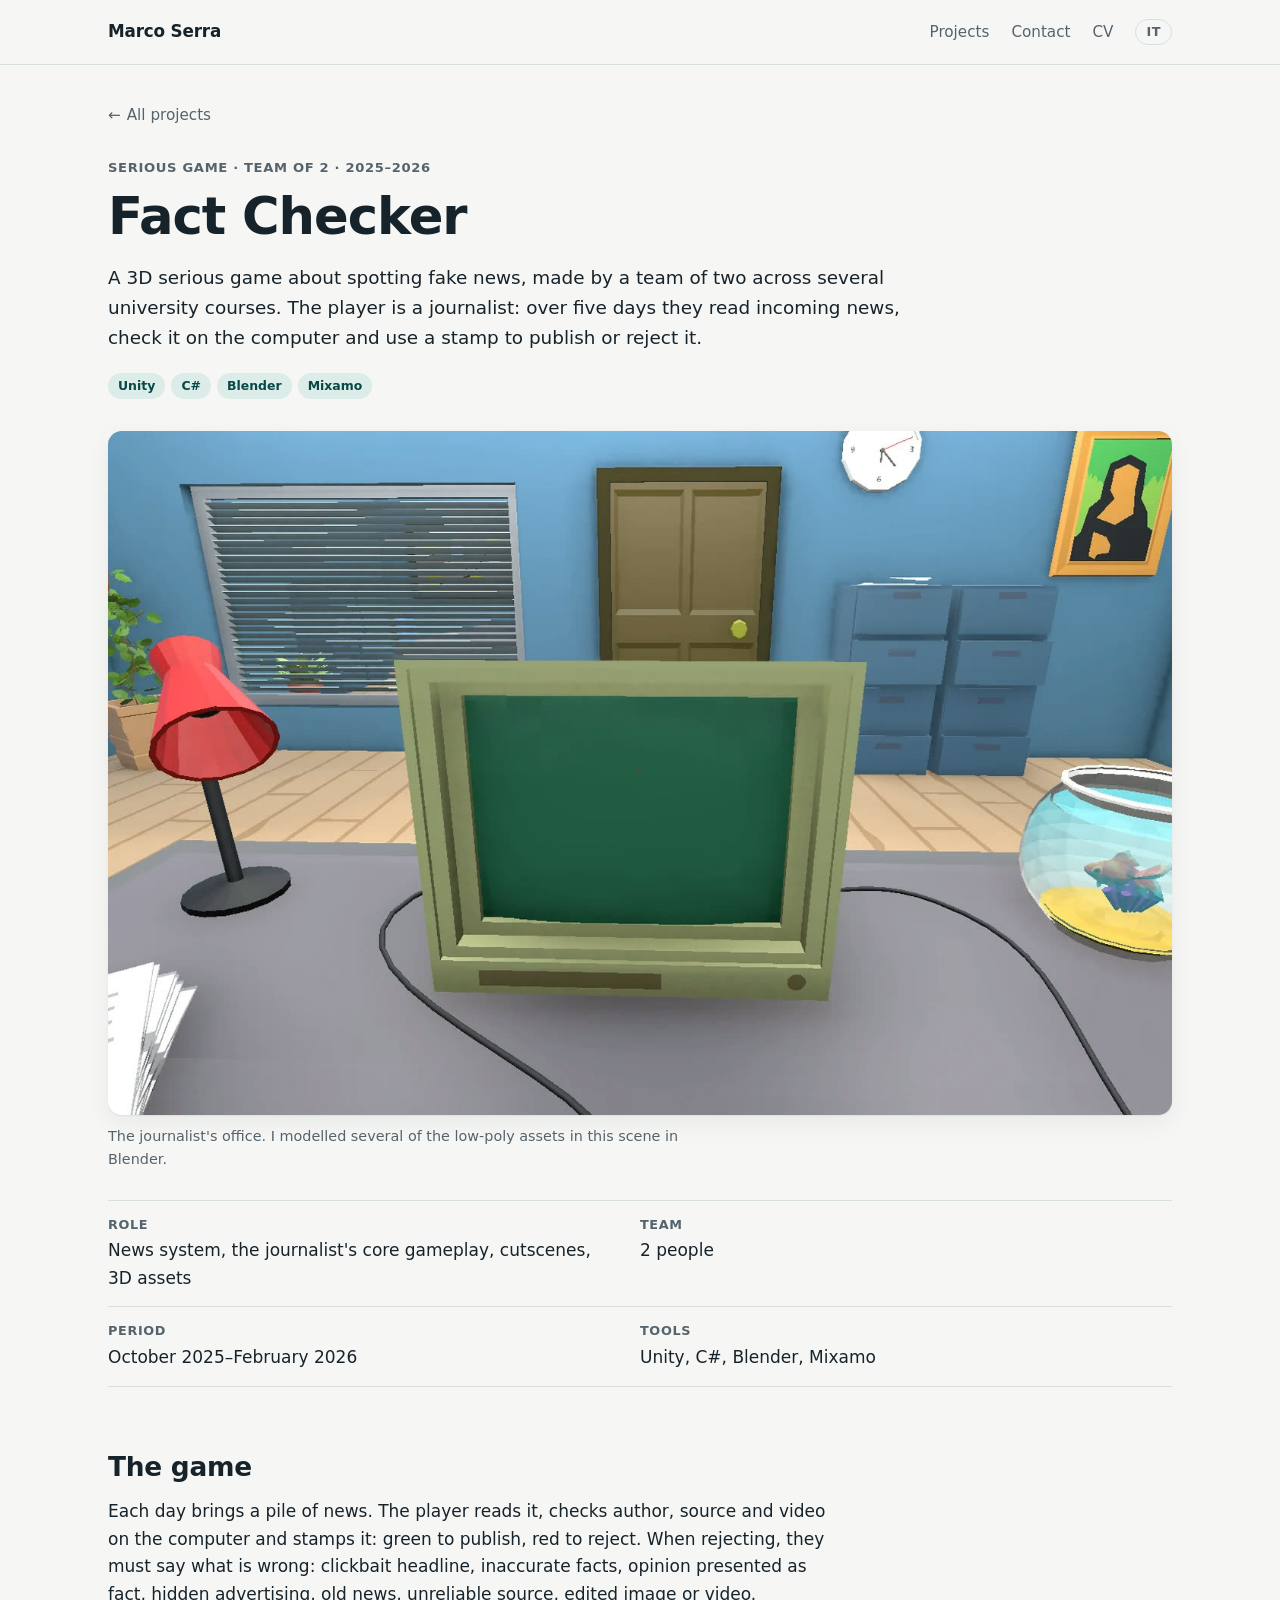
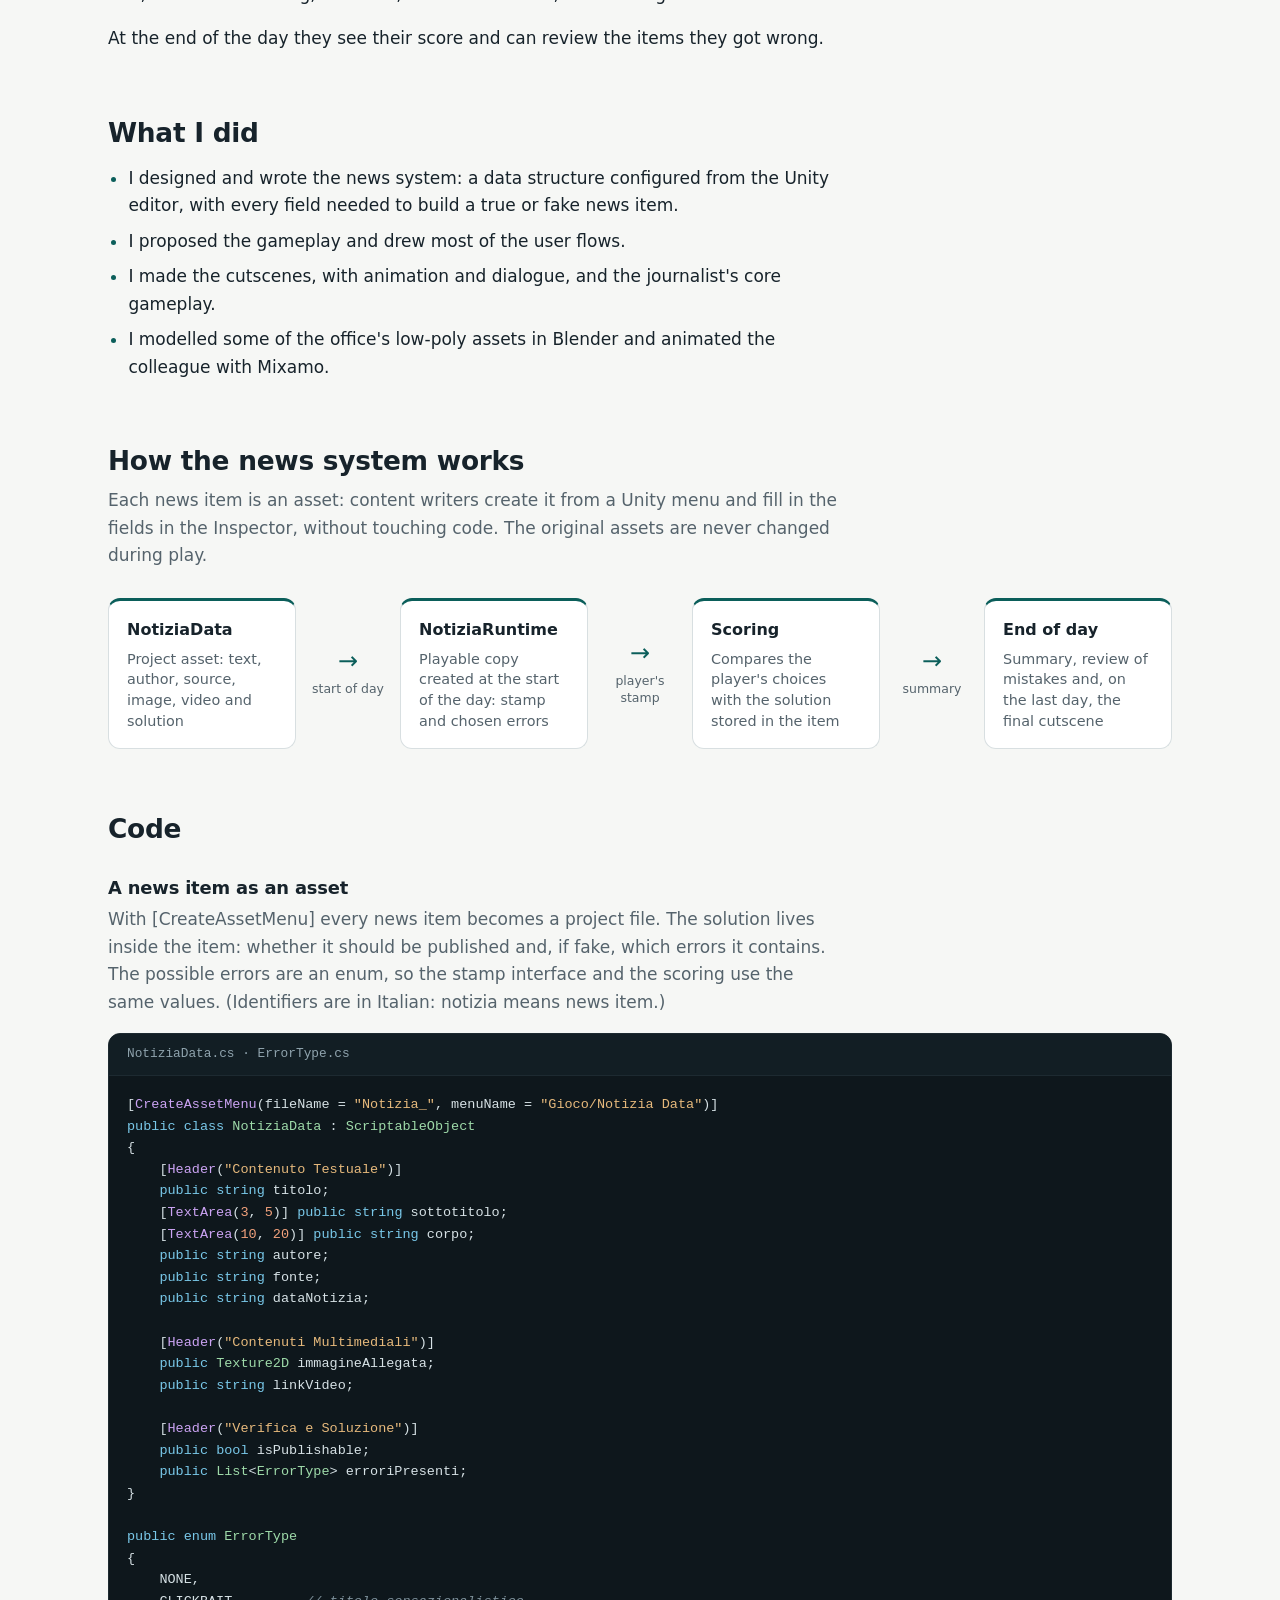
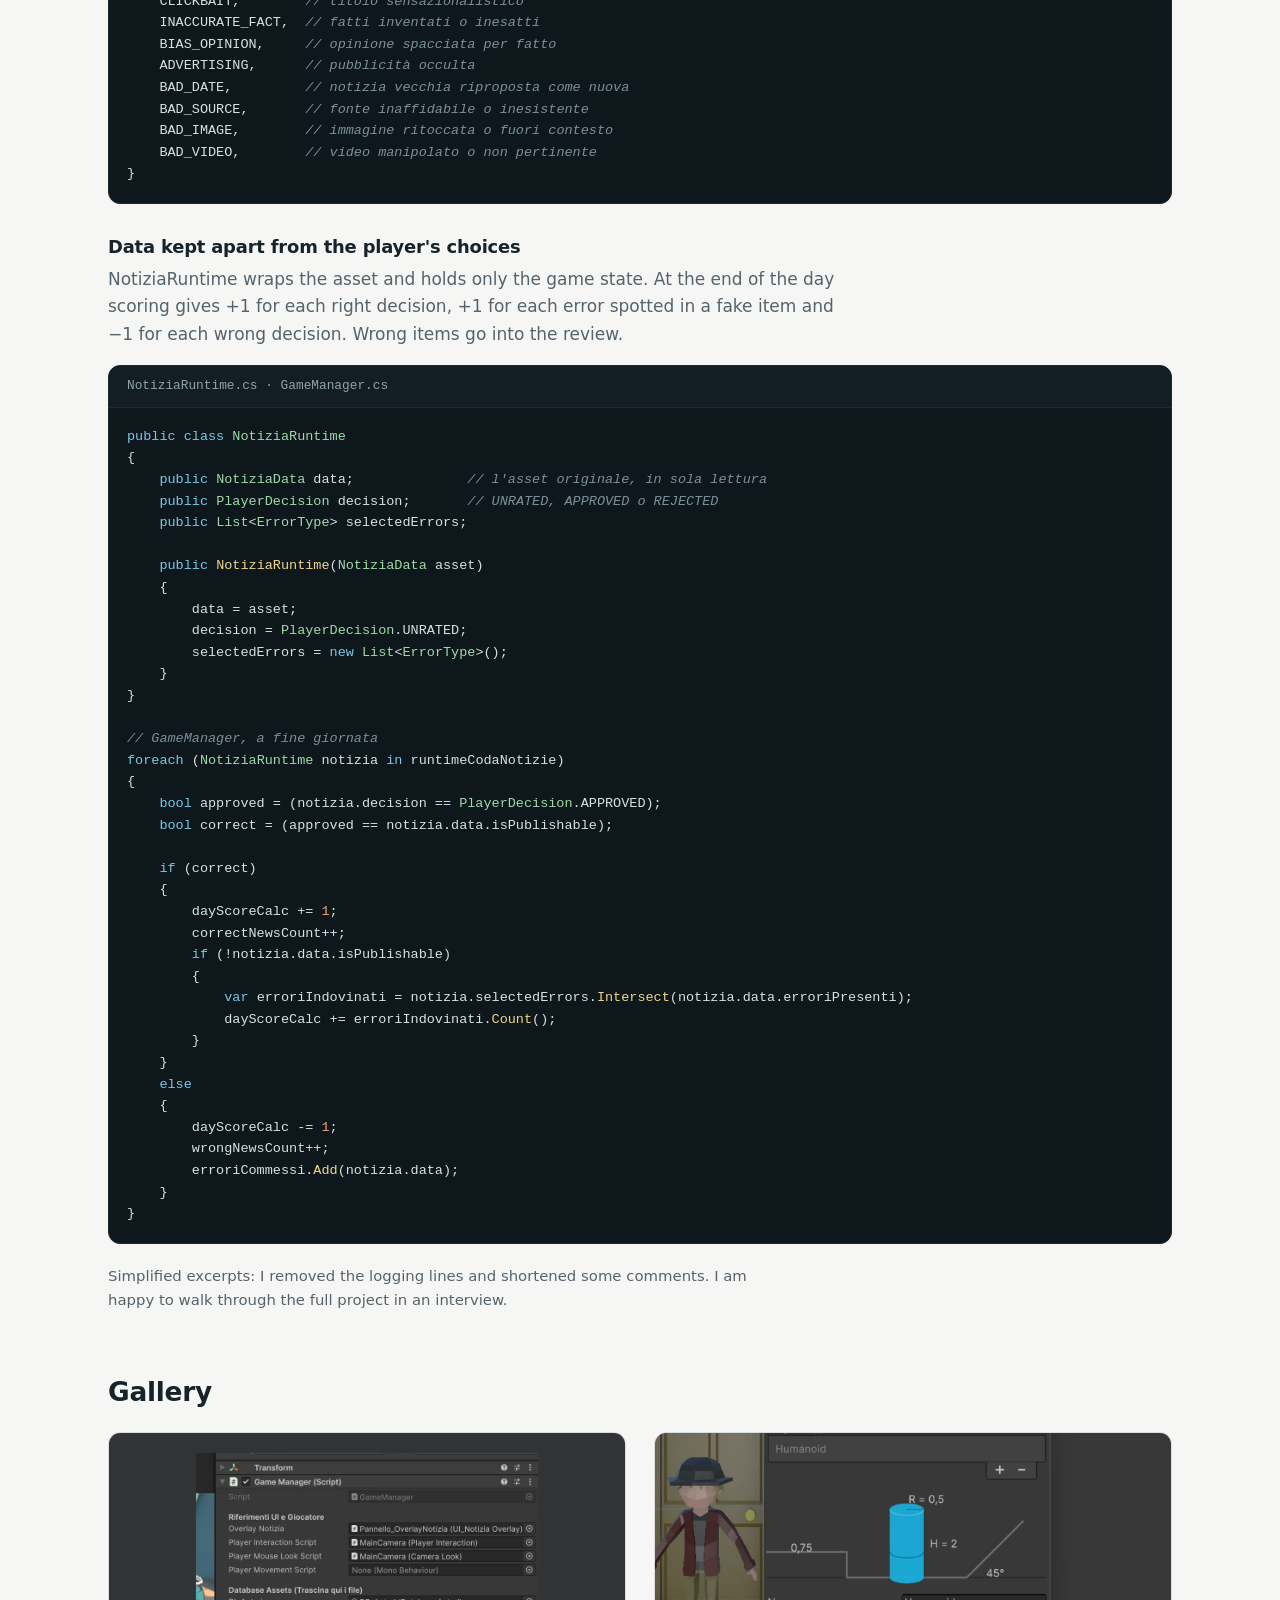
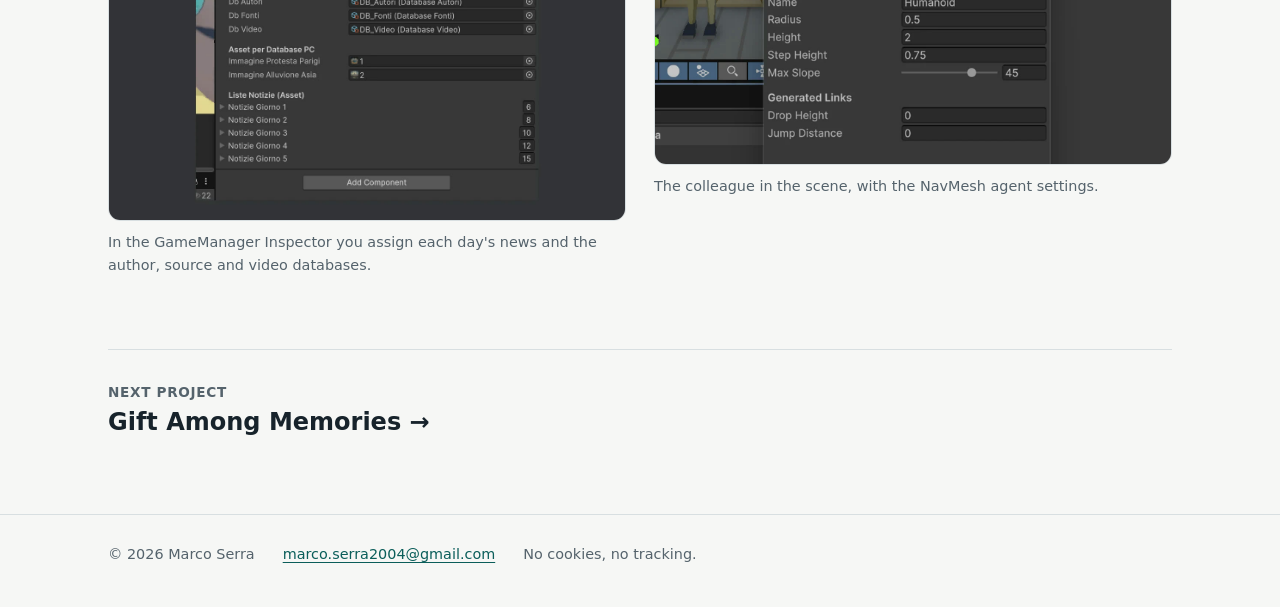
<file: en/projects/fact-checker.html>
<!doctype html>
<html lang="en">
<head>
<meta charset="utf-8">
<meta name="viewport" content="width=device-width, initial-scale=1">
<title>Fact Checker · Marco Serra</title>
<meta name="description" content="A 3D serious game about spotting fake news, made by a team of two across several university courses. The player is a journalist: over five days they read incoming news, check it on the computer and use a stamp to publish or reject it.">
<meta property="og:title" content="Fact Checker · Marco Serra">
<meta property="og:description" content="A 3D serious game about spotting fake news, made by a team of two across several university courses. The player is a journalist: over five days they read incoming news, check it on the computer and use a stamp to publish or reject it.">
<meta property="og:type" content="website">
<meta property="og:image" content="https://serramarco1.github.io/portfolio/media/fc-ufficio.jpg">
<meta name="color-scheme" content="light dark">
<link rel="alternate" hreflang="it" href="../../progetti/fact-checker.html">
<link rel="icon" href="data:image/svg+xml,%3Csvg%20xmlns%3D%22http%3A%2F%2Fwww.w3.org%2F2000%2Fsvg%22%20viewBox%3D%220%200%2064%2064%22%3E%3Crect%20width%3D%2264%22%20height%3D%2264%22%20rx%3D%2214%22%20fill%3D%22%230B5E5A%22%2F%3E%3Ctext%20x%3D%2232%22%20y%3D%2242%22%20font-family%3D%22Segoe%20UI%2CArial%2Csans-serif%22%20font-size%3D%2228%22%20font-weight%3D%22700%22%20fill%3D%22%23fff%22%20text-anchor%3D%22middle%22%3EMS%3C%2Ftext%3E%3C%2Fsvg%3E">
<link rel="stylesheet" href="../../stile.css">
</head>
<body>
<a class="skip" href="#contenuto">Skip to content</a>
<header class="top">
  <div class="wrap top-in">
    <a class="brand" href="../../en/index.html">Marco Serra</a>
    <nav aria-label="Main">
      <a href="../../en/index.html#progetti">Projects</a>
      <a href="../../en/index.html#contatti">Contact</a>
      <a href="../../cv/CV_Serra_Marco_EN.pdf">CV</a>
      <a class="lang" href="../../progetti/fact-checker.html" hreflang="it" lang="it" aria-label="Italiano">IT</a>
    </nav>
  </div>
</header>
<main id="contenuto">
<article class="project">
<div class="wrap">
  <a class="back" href="../../en/index.html#progetti"><span aria-hidden="true">←</span> All projects</a>
  <header class="p-head">
    <p class="kicker">Serious game · team of 2 · 2025–2026</p>
    <h1>Fact Checker</h1>
    <p class="lead">A 3D serious game about spotting fake news, made by a team of two across several university courses. The player is a journalist: over five days they read incoming news, check it on the computer and use a stamp to publish or reject it.</p>
    <ul class="tags"><li>Unity</li><li>C#</li><li>Blender</li><li>Mixamo</li></ul>
  </header>
  <figure class="hero-media"><img src="../../media/fc-ufficio.jpg" alt="The office desk with the computer, the lamp and the fishbowl" width="1400" height="900" decoding="async"><figcaption>The journalist's office. I modelled several of the low-poly assets in this scene in Blender.</figcaption></figure>
  <dl class="facts"><div><dt>Role</dt><dd>News system, the journalist's core gameplay, cutscenes, 3D assets</dd></div><div><dt>Team</dt><dd>2 people</dd></div><div><dt>Period</dt><dd>October 2025–February 2026</dd></div><div><dt>Tools</dt><dd>Unity, C#, Blender, Mixamo</dd></div></dl>
  
  <section class="sec sec-text"><h2>The game</h2><p>Each day brings a pile of news. The player reads it, checks author, source and video on the computer and stamps it: green to publish, red to reject. When rejecting, they must say what is wrong: clickbait headline, inaccurate facts, opinion presented as fact, hidden advertising, old news, unreliable source, edited image or video.</p><p>At the end of the day they see their score and can review the items they got wrong.</p></section>
<section class="sec sec-text"><h2>What I did</h2><ul class="bullets"><li>I designed and wrote the news system: a data structure configured from the Unity editor, with every field needed to build a true or fake news item.</li><li>I proposed the gameplay and drew most of the user flows.</li><li>I made the cutscenes, with animation and dialogue, and the journalist's core gameplay.</li><li>I modelled some of the office's low-poly assets in Blender and animated the colleague with Mixamo.</li></ul></section>
<section class="sec"><h2>How the news system works</h2><p class="sec-intro">Each news item is an asset: content writers create it from a Unity menu and fill in the fields in the Inspector, without touching code. The original assets are never changed during play.</p><div class="flow"><div class="flow-node"><strong>NotiziaData</strong><span>Project asset: text, author, source, image, video and solution</span></div><div class="flow-link"><span class="arrow" aria-hidden="true"></span><span class="flow-label">start of day</span></div><div class="flow-node"><strong>NotiziaRuntime</strong><span>Playable copy created at the start of the day: stamp and chosen errors</span></div><div class="flow-link"><span class="arrow" aria-hidden="true"></span><span class="flow-label">player's stamp</span></div><div class="flow-node"><strong>Scoring</strong><span>Compares the player's choices with the solution stored in the item</span></div><div class="flow-link"><span class="arrow" aria-hidden="true"></span><span class="flow-label">summary</span></div><div class="flow-node"><strong>End of day</strong><span>Summary, review of mistakes and, on the last day, the final cutscene</span></div></div></section>
<section class="sec"><h2>Code</h2><div class="code-item"><h3>A news item as an asset</h3><p>With [CreateAssetMenu] every news item becomes a project file. The solution lives inside the item: whether it should be published and, if fake, which errors it contains. The possible errors are an enum, so the stamp interface and the scoring use the same values. (Identifiers are in Italian: notizia means news item.)</p><figure class="code"><figcaption>NotiziaData.cs · ErrorType.cs</figcaption><pre tabindex="0"><code>[<span class="a">CreateAssetMenu</span>(fileName = <span class="s">&quot;Notizia_&quot;</span>, menuName = <span class="s">&quot;Gioco/Notizia Data&quot;</span>)]
<span class="k">public</span> <span class="k">class</span> <span class="t">NotiziaData</span> : <span class="t">ScriptableObject</span>
{
    [<span class="a">Header</span>(<span class="s">&quot;Contenuto Testuale&quot;</span>)]
    <span class="k">public</span> <span class="k">string</span> titolo;
    [<span class="a">TextArea</span>(<span class="n">3</span>, <span class="n">5</span>)] <span class="k">public</span> <span class="k">string</span> sottotitolo;
    [<span class="a">TextArea</span>(<span class="n">10</span>, <span class="n">20</span>)] <span class="k">public</span> <span class="k">string</span> corpo;
    <span class="k">public</span> <span class="k">string</span> autore;
    <span class="k">public</span> <span class="k">string</span> fonte;
    <span class="k">public</span> <span class="k">string</span> dataNotizia;

    [<span class="a">Header</span>(<span class="s">&quot;Contenuti Multimediali&quot;</span>)]
    <span class="k">public</span> <span class="t">Texture2D</span> immagineAllegata;
    <span class="k">public</span> <span class="k">string</span> linkVideo;

    [<span class="a">Header</span>(<span class="s">&quot;Verifica e Soluzione&quot;</span>)]
    <span class="k">public</span> <span class="k">bool</span> isPublishable;
    <span class="k">public</span> <span class="t">List</span>&lt;<span class="t">ErrorType</span>&gt; erroriPresenti;
}

<span class="k">public</span> <span class="k">enum</span> <span class="t">ErrorType</span>
{
    NONE,
    CLICKBAIT,        <span class="c">// titolo sensazionalistico</span>
    INACCURATE_FACT,  <span class="c">// fatti inventati o inesatti</span>
    BIAS_OPINION,     <span class="c">// opinione spacciata per fatto</span>
    ADVERTISING,      <span class="c">// pubblicità occulta</span>
    BAD_DATE,         <span class="c">// notizia vecchia riproposta come nuova</span>
    BAD_SOURCE,       <span class="c">// fonte inaffidabile o inesistente</span>
    BAD_IMAGE,        <span class="c">// immagine ritoccata o fuori contesto</span>
    BAD_VIDEO,        <span class="c">// video manipolato o non pertinente</span>
}</code></pre></figure></div>
<div class="code-item"><h3>Data kept apart from the player's choices</h3><p>NotiziaRuntime wraps the asset and holds only the game state. At the end of the day scoring gives +1 for each right decision, +1 for each error spotted in a fake item and −1 for each wrong decision. Wrong items go into the review.</p><figure class="code"><figcaption>NotiziaRuntime.cs · GameManager.cs</figcaption><pre tabindex="0"><code><span class="k">public</span> <span class="k">class</span> <span class="t">NotiziaRuntime</span>
{
    <span class="k">public</span> <span class="t">NotiziaData</span> data;              <span class="c">// l'asset originale, in sola lettura</span>
    <span class="k">public</span> <span class="t">PlayerDecision</span> decision;       <span class="c">// UNRATED, APPROVED o REJECTED</span>
    <span class="k">public</span> <span class="t">List</span>&lt;<span class="t">ErrorType</span>&gt; selectedErrors;

    <span class="k">public</span> <span class="f">NotiziaRuntime</span>(<span class="t">NotiziaData</span> asset)
    {
        data = asset;
        decision = <span class="t">PlayerDecision</span>.UNRATED;
        selectedErrors = <span class="k">new</span> <span class="t">List</span>&lt;<span class="t">ErrorType</span>&gt;();
    }
}

<span class="c">// GameManager, a fine giornata</span>
<span class="k">foreach</span> (<span class="t">NotiziaRuntime</span> notizia <span class="k">in</span> runtimeCodaNotizie)
{
    <span class="k">bool</span> approved = (notizia.decision == <span class="t">PlayerDecision</span>.APPROVED);
    <span class="k">bool</span> correct = (approved == notizia.data.isPublishable);

    <span class="k">if</span> (correct)
    {
        dayScoreCalc += <span class="n">1</span>;
        correctNewsCount++;
        <span class="k">if</span> (!notizia.data.isPublishable)
        {
            <span class="k">var</span> erroriIndovinati = notizia.selectedErrors.<span class="f">Intersect</span>(notizia.data.erroriPresenti);
            dayScoreCalc += erroriIndovinati.<span class="f">Count</span>();
        }
    }
    <span class="k">else</span>
    {
        dayScoreCalc -= <span class="n">1</span>;
        wrongNewsCount++;
        erroriCommessi.<span class="f">Add</span>(notizia.data);
    }
}</code></pre></figure></div><p class="aside">Simplified excerpts: I removed the logging lines and shortened some comments. I am happy to walk through the full project in an interview.</p></section>
<section class="sec"><h2>Gallery</h2><div class="gallery"><figure><a href="../../media/fc-inspector.jpg" title="Open the full-size image"><img src="../../media/fc-inspector.jpg" alt="The GameManager Inspector with news lists per day and the databases" width="1200" height="900" loading="lazy" decoding="async"></a><figcaption>In the GameManager Inspector you assign each day's news and the author, source and video databases.</figcaption></figure>
<figure><a href="../../media/fc-collega.jpg" title="Open the full-size image"><img src="../../media/fc-collega.jpg" alt="The colleague in the scene and the NavMesh agent settings" width="1400" height="900" loading="lazy" decoding="async"></a><figcaption>The colleague in the scene, with the NavMesh agent settings.</figcaption></figure></div></section>
  <nav class="next" aria-label="Next project">
    <a href="../../en/projects/gift-among-memories.html"><span class="next-label">Next project</span><span class="next-title">Gift Among Memories <span aria-hidden="true">→</span></span></a>
  </nav>
</div>
</article>
</main>
<footer class="foot">
  <div class="wrap foot-in">
    <span>© 2026 Marco Serra</span>
    <a href="mailto:marco.serra2004@gmail.com">marco.serra2004@gmail.com</a>
    <span>No cookies, no tracking.</span>
  </div>
</footer>
<script src="../../script.js" defer></script>
</body>
</html>
</file>
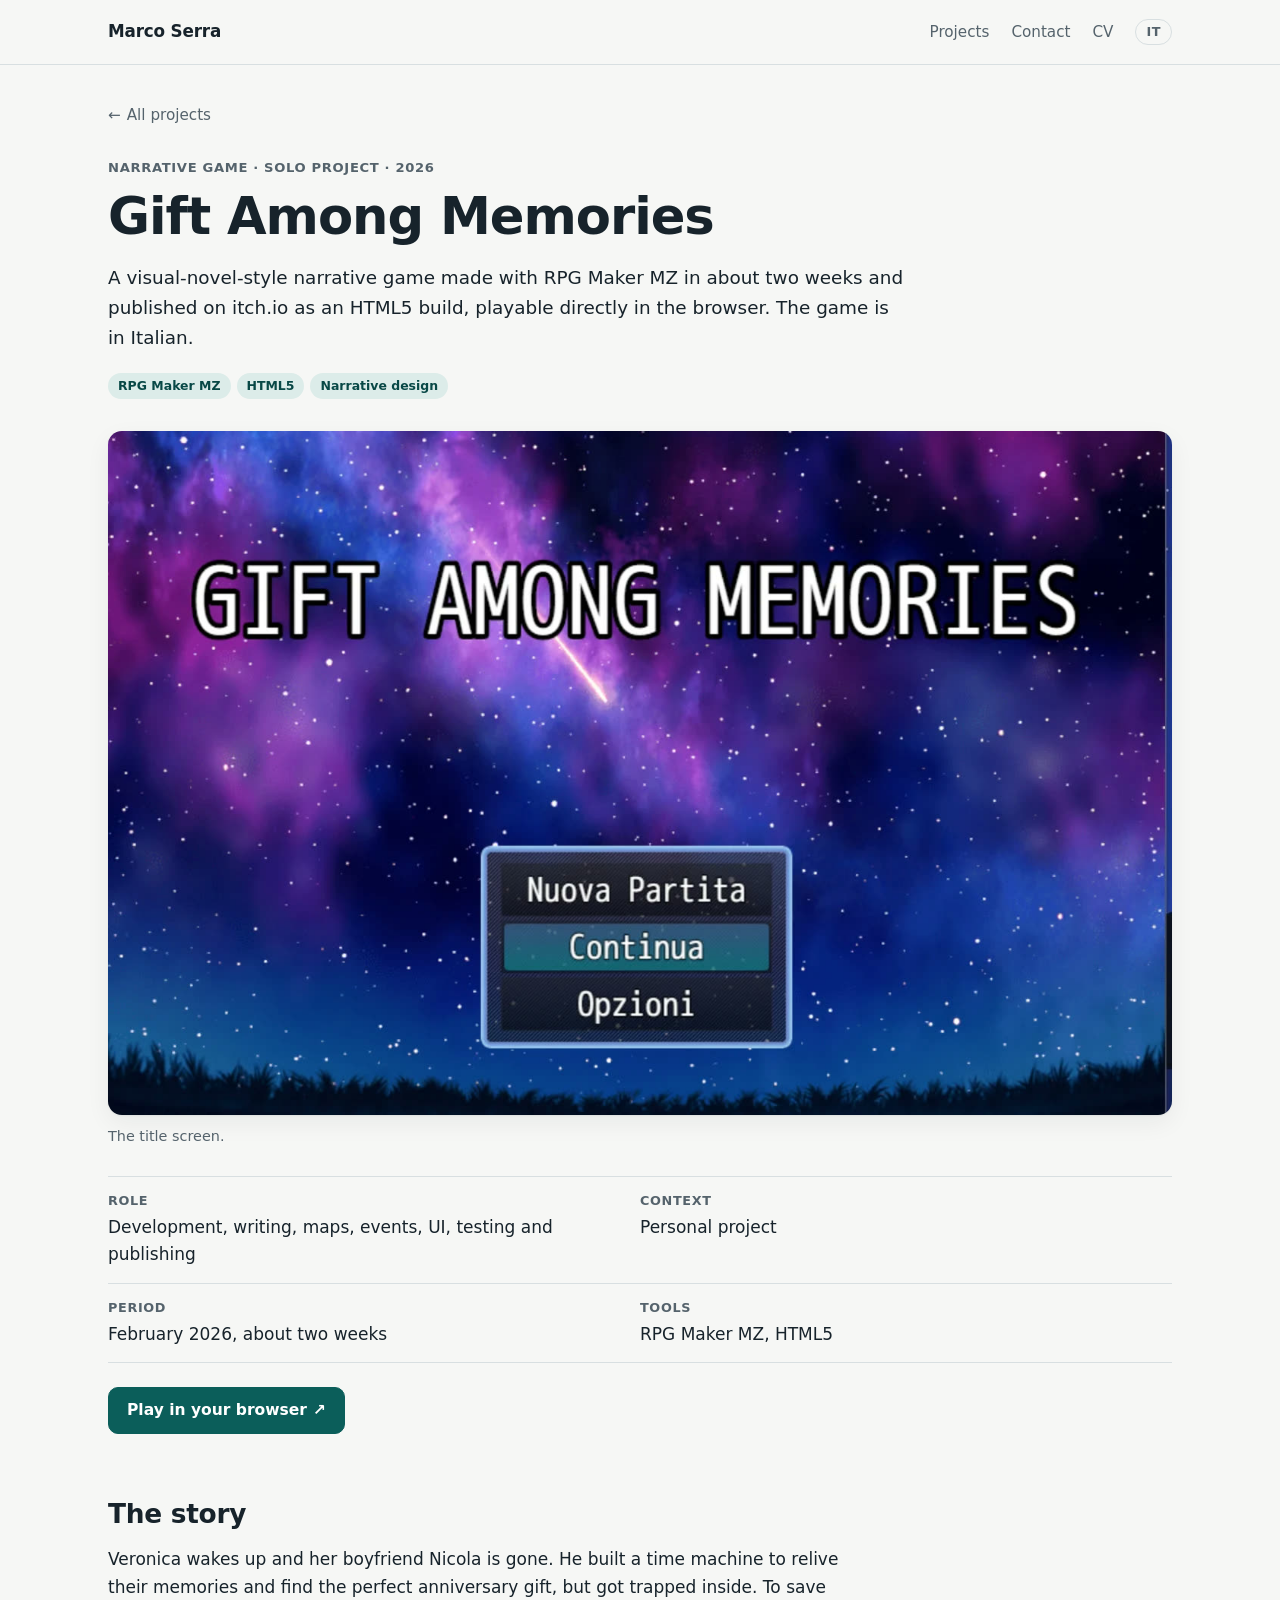
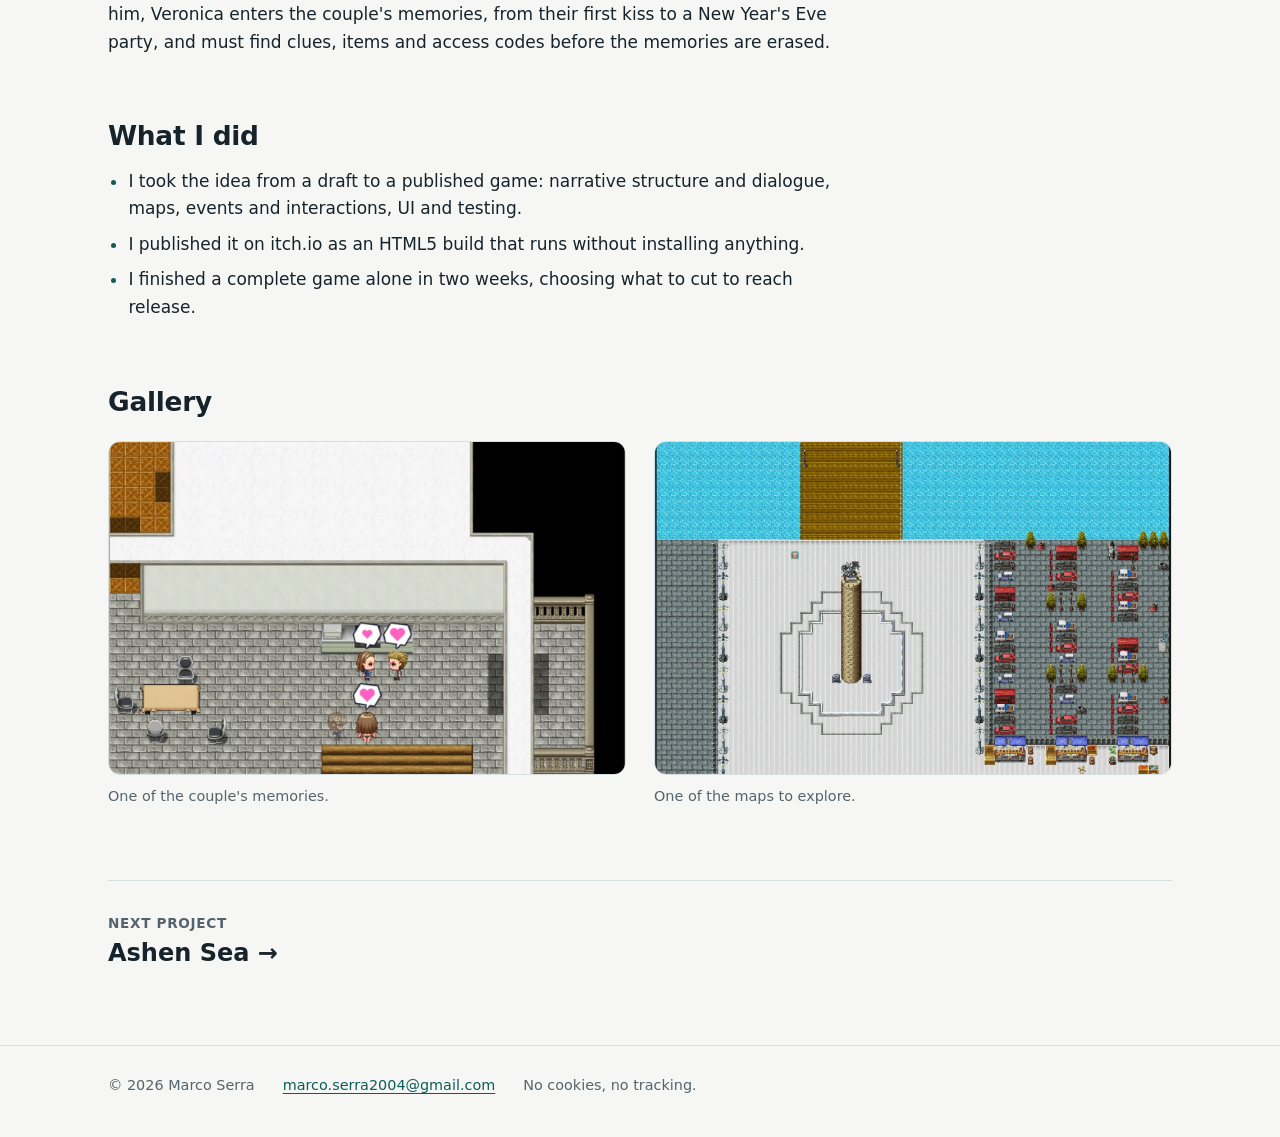
<file: en/projects/gift-among-memories.html>
<!doctype html>
<html lang="en">
<head>
<meta charset="utf-8">
<meta name="viewport" content="width=device-width, initial-scale=1">
<title>Gift Among Memories · Marco Serra</title>
<meta name="description" content="A visual-novel-style narrative game made with RPG Maker MZ in about two weeks and published on itch.io as an HTML5 build, playable directly in the browser. The game is in Italian.">
<meta property="og:title" content="Gift Among Memories · Marco Serra">
<meta property="og:description" content="A visual-novel-style narrative game made with RPG Maker MZ in about two weeks and published on itch.io as an HTML5 build, playable directly in the browser. The game is in Italian.">
<meta property="og:type" content="website">
<meta property="og:image" content="https://serramarco1.github.io/portfolio/media/gam-mappa-1.jpg">
<meta name="color-scheme" content="light dark">
<link rel="alternate" hreflang="it" href="../../progetti/gift-among-memories.html">
<link rel="icon" href="data:image/svg+xml,%3Csvg%20xmlns%3D%22http%3A%2F%2Fwww.w3.org%2F2000%2Fsvg%22%20viewBox%3D%220%200%2064%2064%22%3E%3Crect%20width%3D%2264%22%20height%3D%2264%22%20rx%3D%2214%22%20fill%3D%22%230B5E5A%22%2F%3E%3Ctext%20x%3D%2232%22%20y%3D%2242%22%20font-family%3D%22Segoe%20UI%2CArial%2Csans-serif%22%20font-size%3D%2228%22%20font-weight%3D%22700%22%20fill%3D%22%23fff%22%20text-anchor%3D%22middle%22%3EMS%3C%2Ftext%3E%3C%2Fsvg%3E">
<link rel="stylesheet" href="../../stile.css">
</head>
<body>
<a class="skip" href="#contenuto">Skip to content</a>
<header class="top">
  <div class="wrap top-in">
    <a class="brand" href="../../en/index.html">Marco Serra</a>
    <nav aria-label="Main">
      <a href="../../en/index.html#progetti">Projects</a>
      <a href="../../en/index.html#contatti">Contact</a>
      <a href="../../cv/CV_Serra_Marco_EN.pdf">CV</a>
      <a class="lang" href="../../progetti/gift-among-memories.html" hreflang="it" lang="it" aria-label="Italiano">IT</a>
    </nav>
  </div>
</header>
<main id="contenuto">
<article class="project">
<div class="wrap">
  <a class="back" href="../../en/index.html#progetti"><span aria-hidden="true">←</span> All projects</a>
  <header class="p-head">
    <p class="kicker">Narrative game · solo project · 2026</p>
    <h1>Gift Among Memories</h1>
    <p class="lead">A visual-novel-style narrative game made with RPG Maker MZ in about two weeks and published on itch.io as an HTML5 build, playable directly in the browser. The game is in Italian.</p>
    <ul class="tags"><li>RPG Maker MZ</li><li>HTML5</li><li>Narrative design</li></ul>
  </header>
  <figure class="hero-media"><img src="../../media/gam-titolo.jpg" alt="A pixel art room with two characters and hearts above their heads" width="1400" height="900" decoding="async"><figcaption>The title screen.</figcaption></figure>
  <dl class="facts"><div><dt>Role</dt><dd>Development, writing, maps, events, UI, testing and publishing</dd></div><div><dt>Context</dt><dd>Personal project</dd></div><div><dt>Period</dt><dd>February 2026, about two weeks</dd></div><div><dt>Tools</dt><dd>RPG Maker MZ, HTML5</dd></div></dl>
  <p class="p-cta"><a class="btn" href="https://galaxy-production.itch.io/gift-among-memories">Play in your browser <span aria-hidden="true">↗</span></a></p>
  <section class="sec sec-text"><h2>The story</h2><p>Veronica wakes up and her boyfriend Nicola is gone. He built a time machine to relive their memories and find the perfect anniversary gift, but got trapped inside. To save him, Veronica enters the couple's memories, from their first kiss to a New Year's Eve party, and must find clues, items and access codes before the memories are erased.</p></section>
<section class="sec sec-text"><h2>What I did</h2><ul class="bullets"><li>I took the idea from a draft to a published game: narrative structure and dialogue, maps, events and interactions, UI and testing.</li><li>I published it on itch.io as an HTML5 build that runs without installing anything.</li><li>I finished a complete game alone in two weeks, choosing what to cut to reach release.</li></ul></section>
<section class="sec"><h2>Gallery</h2><div class="gallery"><figure><a href="../../media/gam-mappa-1.jpg" title="Open the full-size image"><img src="../../media/gam-mappa-1.jpg" alt="A pixel art room with two characters and hearts" width="1400" height="900" loading="lazy" decoding="async"></a><figcaption>One of the couple's memories.</figcaption></figure>
<figure><a href="../../media/gam-mappa-2.jpg" title="Open the full-size image"><img src="../../media/gam-mappa-2.jpg" alt="A pixel art map with a square, a column and market stalls" width="1400" height="900" loading="lazy" decoding="async"></a><figcaption>One of the maps to explore.</figcaption></figure></div></section>
  <nav class="next" aria-label="Next project">
    <a href="../../en/projects/ashen-sea.html"><span class="next-label">Next project</span><span class="next-title">Ashen Sea <span aria-hidden="true">→</span></span></a>
  </nav>
</div>
</article>
</main>
<footer class="foot">
  <div class="wrap foot-in">
    <span>© 2026 Marco Serra</span>
    <a href="mailto:marco.serra2004@gmail.com">marco.serra2004@gmail.com</a>
    <span>No cookies, no tracking.</span>
  </div>
</footer>
<script src="../../script.js" defer></script>
</body>
</html>
</file>
<file: stile.css>
/* Portfolio Marco Serra — stile unico per tutte le pagine */
:root {
  --bg: #f6f7f5;
  --surface: #ffffff;
  --surface-2: #edf1ef;
  --ink: #17232b;
  --muted: #55636c;
  --line: #d8dfe1;
  --accent: #0b5e5a;
  --accent-strong: #084846;
  --accent-soft: #dcece9;
  --on-accent: #ffffff;
  --shadow: 0 1px 2px rgba(16, 32, 40, 0.06), 0 8px 24px rgba(16, 32, 40, 0.06);
  --code-bg: #0e171c;
  --code-ink: #d6e1e5;
  --radius: 14px;
  --wide: 1120px;
  --text: 68ch;
  --font: "Segoe UI Variable Text", "Segoe UI", system-ui, -apple-system, "Helvetica Neue", Arial, sans-serif;
  --mono: "Cascadia Code", "Cascadia Mono", Consolas, "SFMono-Regular", Menlo, monospace;
  color-scheme: light;
}
@media (prefers-color-scheme: dark) {
  :root {
    --bg: #0d1316;
    --surface: #141c20;
    --surface-2: #111a1e;
    --ink: #e3e9eb;
    --muted: #9aa8b0;
    --line: #26333a;
    --accent: #5dc0b5;
    --accent-strong: #84d4cb;
    --accent-soft: #15302d;
    --on-accent: #062220;
    --shadow: 0 1px 2px rgba(0, 0, 0, 0.3), 0 8px 24px rgba(0, 0, 0, 0.25);
    color-scheme: dark;
  }
}

*, *::before, *::after { box-sizing: border-box; }
html { -webkit-text-size-adjust: 100%; scroll-behavior: smooth; }
@media (prefers-reduced-motion: reduce) { html { scroll-behavior: auto; } }
body {
  margin: 0;
  background: var(--bg);
  color: var(--ink);
  font: 400 17px/1.62 var(--font);
  -webkit-font-smoothing: antialiased;
}
img, video { display: block; max-width: 100%; height: auto; }
a { color: var(--accent); text-underline-offset: 3px; }
a:hover { color: var(--accent-strong); }
:focus-visible { outline: 3px solid var(--accent); outline-offset: 3px; border-radius: 4px; }
h1, h2, h3 { line-height: 1.2; letter-spacing: -0.01em; margin: 0; }
h2 { font-size: 1.65rem; font-weight: 700; }
h3 { font-size: 1.12rem; font-weight: 650; }
p { margin: 0 0 1em; }

.wrap { max-width: var(--wide); margin: 0 auto; padding: 0 28px; }
.skip { position: absolute; left: -999px; top: 8px; background: var(--accent); color: var(--on-accent); padding: 8px 14px; border-radius: 8px; z-index: 10; }
.skip:focus { left: 12px; }

/* ---------- testata ---------- */
.top { border-bottom: 1px solid var(--line); background: var(--bg); }
.top-in { display: flex; align-items: center; justify-content: space-between; gap: 16px; min-height: 64px; }
.brand { font-weight: 700; color: var(--ink); text-decoration: none; font-size: 1.05rem; letter-spacing: -0.01em; }
.top nav { display: flex; align-items: center; gap: 22px; }
.top nav a { color: var(--muted); text-decoration: none; font-size: 0.95rem; font-weight: 500; }
.top nav a:hover { color: var(--ink); }
.top nav .lang { border: 1px solid var(--line); border-radius: 999px; padding: 2px 10px; font-size: 0.8rem; font-weight: 650; letter-spacing: 0.04em; }

/* ---------- pulsanti, etichette ---------- */
.btn {
  display: inline-flex; align-items: center; gap: 6px;
  background: var(--accent); color: var(--on-accent);
  border: 1px solid var(--accent); border-radius: 10px;
  padding: 10px 18px; font-weight: 600; font-size: 0.97rem; text-decoration: none;
}
.btn:hover { background: var(--accent-strong); border-color: var(--accent-strong); color: var(--on-accent); }
.btn-ghost { background: transparent; color: var(--ink); border-color: var(--line); }
.btn-ghost:hover { background: var(--surface); color: var(--ink); border-color: var(--muted); }
.kicker { color: var(--muted); font-size: 0.82rem; font-weight: 600; letter-spacing: 0.05em; text-transform: uppercase; margin: 0 0 8px; }
.tags { display: flex; flex-wrap: wrap; gap: 6px; list-style: none; padding: 0; margin: 0; }
.tags li { background: var(--accent-soft); color: var(--accent-strong); font-size: 0.78rem; font-weight: 600; padding: 3px 10px; border-radius: 999px; }
.sec-intro { color: var(--muted); max-width: var(--text); margin-top: 10px; }
.aside { color: var(--muted); font-size: 0.93rem; max-width: var(--text); }
.sec > .aside { margin-top: 20px; }

/* ---------- home ---------- */
.hero { padding: 84px 0 64px; }
.hero h1 { font-size: clamp(2.4rem, 1.6rem + 3.4vw, 3.8rem); font-weight: 750; letter-spacing: -0.025em; }
.hero .role { color: var(--accent); font-weight: 650; font-size: clamp(1.05rem, 0.95rem + 0.5vw, 1.3rem); margin: 10px 0 24px; }
.hero .intro { max-width: 62ch; font-size: 1.08rem; }
.hero .intro + .intro { color: var(--muted); }
.cta { display: flex; flex-wrap: wrap; gap: 10px; margin-top: 28px; }

.block { padding: 64px 0; border-top: 1px solid var(--line); }
.block-alt { background: var(--surface-2); }

.cards { list-style: none; padding: 0; margin: 32px 0 0; display: grid; grid-template-columns: repeat(2, minmax(0, 1fr)); gap: 28px; }
.card {
  display: flex; flex-direction: column; height: 100%;
  background: var(--surface); border: 1px solid var(--line); border-radius: var(--radius);
  overflow: hidden; color: var(--ink); text-decoration: none; box-shadow: var(--shadow);
  transition: transform 0.18s ease, border-color 0.18s ease;
}
.card:hover { transform: translateY(-3px); border-color: var(--accent); color: var(--ink); }
@media (prefers-reduced-motion: reduce) { .card, .card:hover { transition: none; transform: none; } }
.card-media { aspect-ratio: 16 / 9; background: #0b1013; overflow: hidden; }
.card-media img { width: 100%; height: 100%; object-fit: cover; }
.card-body { padding: 22px 24px 24px; display: flex; flex-direction: column; flex: 1; }
.card-body h3 { font-size: 1.35rem; margin-bottom: 8px; }
.card-body p { color: var(--muted); }
.card-role { font-size: 0.93rem; }
.card-role strong { color: var(--ink); font-weight: 600; }
.card .tags { margin-top: auto; padding-top: 6px; }
.card-more { margin-top: 18px; color: var(--accent); font-weight: 600; font-size: 0.95rem; }

.method { list-style: none; padding: 0; margin: 32px 0 0; display: grid; grid-template-columns: repeat(3, minmax(0, 1fr)); gap: 28px; }
.method .num { display: block; color: var(--accent); font-weight: 700; font-size: 0.9rem; letter-spacing: 0.08em; margin-bottom: 10px; }
.method h3 { margin-bottom: 8px; }
.method p { color: var(--muted); margin: 0; }

.other { list-style: none; padding: 0; margin: 32px 0 0; display: grid; grid-template-columns: repeat(3, minmax(0, 1fr)); gap: 28px; }
.other-item { background: var(--surface); border: 1px solid var(--line); border-radius: var(--radius); overflow: hidden; }
.other-item img { width: 100%; aspect-ratio: 16 / 9; object-fit: cover; }
.other-item > div { padding: 18px 20px 20px; }
.other-item h3 { margin-bottom: 6px; }
.other-item p { color: var(--muted); font-size: 0.95rem; }
.other-item a { font-weight: 600; font-size: 0.95rem; }
.other-item.no-img > div { padding-top: 22px; }

.contact-list { list-style: none; padding: 0; margin: 28px 0 0; max-width: 720px; }
.contact-list li { display: grid; grid-template-columns: 110px 1fr; gap: 16px; padding: 14px 0; border-bottom: 1px solid var(--line); }
.contact-list li > span:first-child { color: var(--muted); font-weight: 600; font-size: 0.93rem; }
.contact-list a { word-break: break-word; }
.cv-links { display: flex; flex-wrap: wrap; gap: 6px 22px; }

/* ---------- pagina progetto ---------- */
.project { padding: 36px 0 72px; }
.back { display: inline-flex; gap: 6px; color: var(--muted); text-decoration: none; font-weight: 500; font-size: 0.95rem; }
.back:hover { color: var(--ink); }
.p-head { margin: 28px 0 32px; }
.p-head h1 { font-size: clamp(2.1rem, 1.5rem + 2.6vw, 3.2rem); font-weight: 750; letter-spacing: -0.02em; margin-bottom: 16px; }
.lead { font-size: 1.15rem; max-width: var(--text); margin-bottom: 20px; }
.hero-media { margin: 0 0 28px; }
.hero-media video, .hero-media img { width: 100%; border-radius: var(--radius); background: #000; box-shadow: var(--shadow); }
.hero-media figcaption, .gallery figcaption { color: var(--muted); font-size: 0.9rem; margin-top: 10px; max-width: var(--text); }

.facts { display: grid; grid-template-columns: repeat(2, minmax(0, 1fr)); gap: 0; margin: 0 0 12px; border-top: 1px solid var(--line); }
.facts > div { padding: 14px 24px 14px 0; border-bottom: 1px solid var(--line); }
.facts dt { color: var(--muted); font-size: 0.8rem; font-weight: 650; letter-spacing: 0.05em; text-transform: uppercase; margin-bottom: 2px; }
.facts dd { margin: 0; }
.p-cta { margin: 24px 0 0; }

.sec { margin-top: 64px; }
.sec > h2 { margin-bottom: 8px; }
.sec-text p, .sec-text .bullets { max-width: var(--text); }
.sec-text > h2 { margin-bottom: 16px; }
.bullets { padding-left: 1.2em; margin: 0 0 1em; }
.bullets li { margin-bottom: 8px; }
.bullets li::marker { color: var(--accent); }

.feats { display: grid; gap: 40px; margin-top: 28px; }
.feat { display: grid; grid-template-columns: minmax(0, 1.15fr) minmax(0, 1fr); gap: 36px; align-items: center; }
.feat:nth-child(even) .feat-media { order: 2; }
.feat-media img, .feat-media video { width: 100%; border-radius: 12px; border: 1px solid var(--line); background: #0b1013; }
.feat-text h3 { margin-bottom: 10px; font-size: 1.2rem; }
.feat-text p { color: var(--muted); margin: 0; }

.flow { display: flex; align-items: stretch; margin-top: 28px; }
.flow-node {
  flex: 1 1 0; min-width: 0;
  background: var(--surface); border: 1px solid var(--line); border-top: 3px solid var(--accent);
  border-radius: 12px; padding: 16px 18px; display: flex; flex-direction: column; gap: 6px;
}
.flow-node strong { font-size: 1rem; }
.flow-node span { color: var(--muted); font-size: 0.9rem; line-height: 1.45; }
.flow-link { flex: 0 0 104px; display: flex; flex-direction: column; align-items: center; justify-content: center; gap: 4px; padding: 0 6px; text-align: center; }
.flow-link .arrow::before { content: "→"; color: var(--accent); font-size: 1.5rem; line-height: 1; }
.flow-label { color: var(--muted); font-size: 0.78rem; line-height: 1.3; }
.flow-note { color: var(--muted); font-size: 0.92rem; max-width: var(--text); margin-top: 18px; }
.flow-extra { margin-top: 36px; }
.flow-extra h3 { margin-bottom: 8px; }
.flow-extra p { color: var(--muted); max-width: var(--text); }

.code-item { margin-top: 32px; }
.code-item h3 { margin-bottom: 8px; }
.code-item > p { color: var(--muted); max-width: var(--text); }
.code { margin: 16px 0 0; background: var(--code-bg); border-radius: 12px; overflow: hidden; border: 1px solid #1d2a31; }
.code figcaption { font-family: var(--mono); font-size: 0.8rem; color: #8fa3ad; padding: 10px 18px; border-bottom: 1px solid #1d2a31; background: #121e24; }
.code pre { margin: 0; padding: 18px; overflow-x: auto; font: 13.5px/1.6 var(--mono); color: var(--code-ink); tab-size: 4; }
.code .c { color: #7d909a; font-style: italic; }
.code .s { color: #e6b97c; }
.code .k { color: #79c8e9; }
.code .t { color: #9edaa9; }
.code .f { color: #f0d68e; }
.code .n { color: #f3a27c; }
.code .a { color: #cba3f3; }

.gallery { display: grid; grid-template-columns: repeat(2, minmax(0, 1fr)); gap: 28px; margin-top: 24px; }
.gallery figure { margin: 0; }
.gallery img { width: 100%; border-radius: 12px; border: 1px solid var(--line); background: #0b1013; }

.next { margin-top: 72px; border-top: 1px solid var(--line); padding-top: 28px; }
.next a { display: inline-flex; flex-direction: column; text-decoration: none; }
.next-label { color: var(--muted); font-size: 0.85rem; font-weight: 600; text-transform: uppercase; letter-spacing: 0.05em; }
.next-title { font-size: 1.5rem; font-weight: 700; color: var(--ink); }
.next a:hover .next-title { color: var(--accent); }

video.loop { cursor: pointer; }

/* ---------- piè di pagina ---------- */
.foot { border-top: 1px solid var(--line); padding: 28px 0 40px; color: var(--muted); font-size: 0.9rem; }
.foot-in { display: flex; flex-wrap: wrap; gap: 8px 28px; }

/* ---------- schermi stretti ---------- */
@media (max-width: 900px) {
  .method, .other { grid-template-columns: 1fr; gap: 20px; }
  .feat { grid-template-columns: 1fr; gap: 16px; }
  .feat:nth-child(even) .feat-media { order: 0; }
  .flow { flex-direction: column; }
  .flow-node { flex: none; }
  .flow-link { flex: none; flex-direction: row; padding: 8px 0; }
  .flow-link .arrow::before { content: "↓"; }
}
@media (max-width: 760px) {
  body { font-size: 16px; }
  .wrap { padding: 0 16px; }
  .top-in { min-height: 56px; }
  .top nav { gap: 14px; }
  .top nav a { font-size: 0.88rem; }
  .hero { padding: 48px 0 40px; }
  .block { padding: 48px 0; }
  .cards { grid-template-columns: 1fr; gap: 20px; }
  .card-body { padding: 18px 18px 20px; }
  .facts { grid-template-columns: 1fr; }
  .facts > div { padding-right: 0; }
  .gallery { grid-template-columns: 1fr; gap: 20px; }
  .sec { margin-top: 48px; }
  .code pre { font-size: 12.5px; padding: 14px; }
  .contact-list li { grid-template-columns: 1fr; gap: 2px; }
}
@media (max-width: 380px) {
  .brand { font-size: 0.95rem; }
  .top nav { gap: 10px; }
}
</file>
